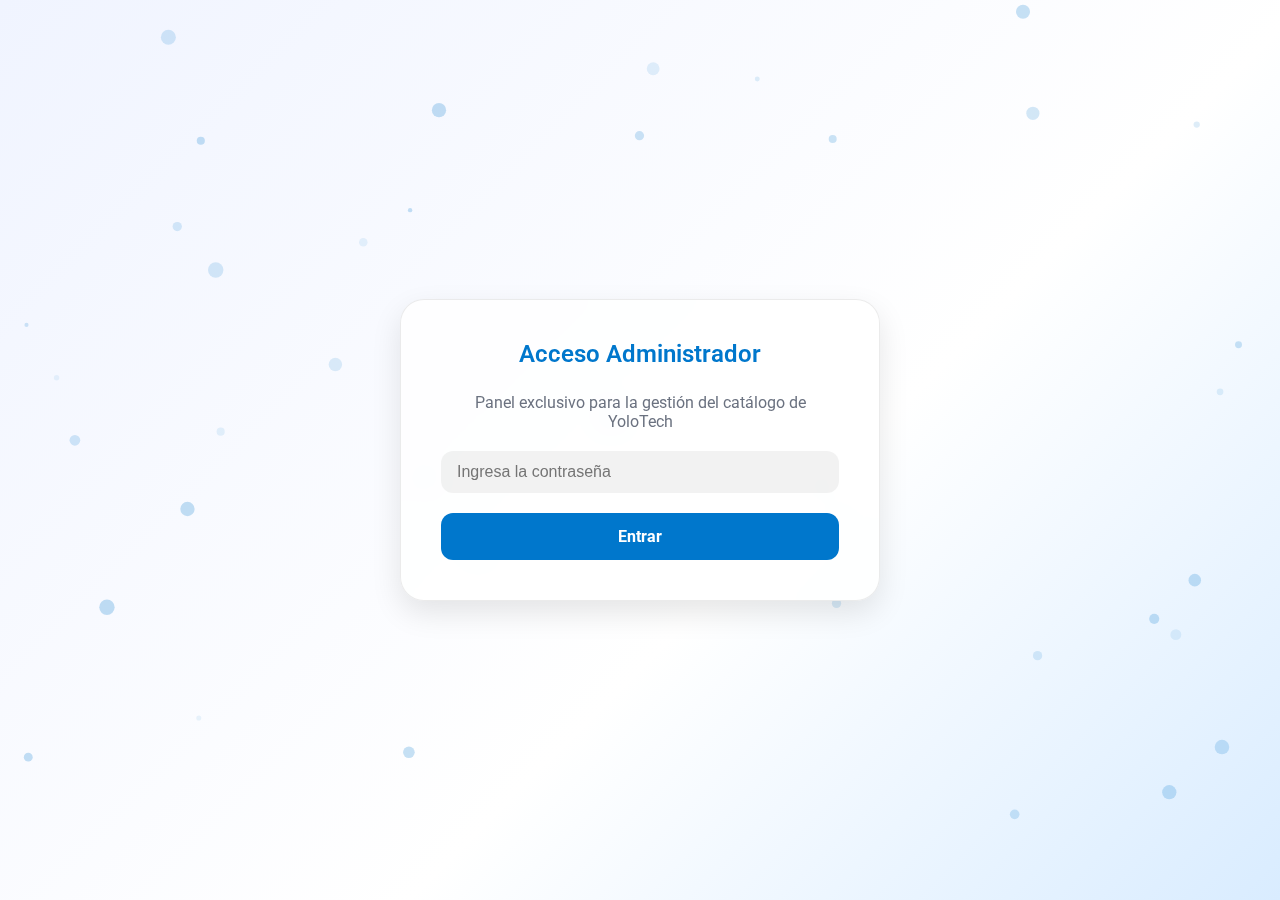
<file: Public/admin.html>
<!DOCTYPE html>
<html lang="es">
<head>
  <meta charset="UTF-8" />
  <title>Panel de Administración | HSP</title>
  <meta name="viewport" content="width=device-width, initial-scale=1.0" />
  <link rel="stylesheet"
    href="https://cdnjs.cloudflare.com/ajax/libs/font-awesome/6.5.0/css/all.min.css" />
  <link href="https://fonts.googleapis.com/css2?family=Roboto:wght@300;400;500;700&display=swap"
    rel="stylesheet" />

  <style>
    :root {
      --color-bg: #ffffff;
      --color-bg-soft: rgba(255, 255, 255, 0.8);
      --color-accent: #0077cc;
      --color-accent-soft: rgba(0, 119, 204, 0.15);
      --color-text: #1f2937;
      --color-text-soft: #6b7280;
      --color-danger: #d9534f;
      --radius-xl: 24px;
      --transition-fast: 0.2s ease-out;
      --transition-med: 0.35s ease-out;
      --shadow-soft: 0 12px 30px rgba(0, 0, 0, 0.1);
      --border-glass: 1px solid rgba(0, 0, 0, 0.08);
      --blur-level: 12px;
    }

    * {
      box-sizing: border-box;
      margin: 0;
      padding: 0;
    }

    body {
      font-family: "Roboto", sans-serif;
      min-height: 100vh;
      background: linear-gradient(135deg, #f0f4ff, #ffffff 60%, #d9ecff);
      display: flex;
      justify-content: center;
      align-items: center;
      padding: 40px;
      color: var(--color-text);
    }

    .login-box, .admin-panel {
      width: 100%;
      max-width: 480px;
      padding: 40px;
      background: var(--color-bg-soft);
      backdrop-filter: blur(var(--blur-level));
      border: var(--border-glass);
      border-radius: var(--radius-xl);
      box-shadow: var(--shadow-soft);
      display: none;
      animation: fadeIn 0.6s ease forwards;
    }

    .login-box.active, .admin-panel.active {
      display: block;
    }

    h2 {
      text-align: center;
      font-weight: 600;
      margin-bottom: 25px;
      color: var(--color-accent);
    }

    .input-group {
      margin-bottom: 20px;
    }

    input[type="password"] {
      width: 100%;
      padding: 12px 16px;
      border-radius: 12px;
      border: none;
      background: rgba(0, 0, 0, 0.05);
      color: var(--color-text);
      font-size: 16px;
    }

    .btn {
      width: 100%;
      padding: 14px;
      margin-top: 10px;
      border-radius: 12px;
      background: var(--color-accent);
      color: #fff;
      text-align: center;
      font-weight: bold;
      font-size: 16px;
      cursor: pointer;
      transition: background var(--transition-fast), transform var(--transition-fast);
    }

    .btn:hover {
      background: #06d2eb;
      transform: scale(1.03);
    }

    .admin-options {
      display: flex;
      flex-direction: column;
      gap: 18px;
      margin-top: 20px;
    }

    .inventory-access {
      margin-top: 26px;
      padding-top: 20px;
      border-top: 1px solid rgba(0, 119, 204, 0.2);
      text-align: center;
    }

    .inventory-label {
      margin-bottom: 12px;
      color: var(--color-text-soft);
      font-size: 0.95rem;
      font-weight: 500;
    }

    .inventory-btn {
      width: 100%;
      border: 1px solid rgba(0, 119, 204, 0.35);
      background: rgba(0, 119, 204, 0.08);
      color: var(--color-accent);
      border-radius: 12px;
      padding: 14px;
      font-size: 16px;
      font-weight: 700;
      cursor: pointer;
      display: inline-flex;
      align-items: center;
      justify-content: center;
      gap: 10px;
      transition: transform var(--transition-fast), background var(--transition-fast), box-shadow var(--transition-fast);
    }

    .inventory-btn:hover {
      background: rgba(0, 119, 204, 0.16);
      transform: translateY(-2px);
      box-shadow: 0 8px 18px rgba(0, 119, 204, 0.16);
    }

    .option-card {
      display: flex;
      align-items: center;
      gap: 16px;
      padding: 20px;
      border-radius: 16px;
      background: rgba(0, 0, 0, 0.05);
      cursor: pointer;
      transition: transform var(--transition-fast), background var(--transition-fast);
    }

    .option-card i {
      font-size: 28px;
      color: var(--color-accent);
    }

    .option-card:hover {
      transform: translateY(-4px);
      background: rgba(0, 0, 0, 0.1);
    }

    @keyframes fadeIn {
      from { opacity: 0; transform: translateY(20px); }
      to { opacity: 1; transform: translateY(0); }
    }
    #bgCanvas {
      position: fixed;
      top: 0;
      left: 0;
      width: 100%;
      height: 100%;
      z-index: -1;
      pointer-events: none;
      opacity: 0.35;
    }
  </style>
</head>

<body>
<canvas id="bgCanvas" style="position:fixed;top:0;left:0;width:100%;height:100%;z-index:-1;pointer-events:none;opacity:0.35;"></canvas>

  <!-- LOGIN -->
  <div class="login-box active" id="loginBox">
    <h2>Acceso Administrador</h2>
    <p style="text-align:center; color: var(--color-text-soft); margin-bottom: 20px;">
      Panel exclusivo para la gestión del catálogo de YoloTech
    </p>

    <div class="input-group">
      <input type="password" id="passwordInput" placeholder="Ingresa la contraseña" />
    </div>

    <div class="btn" onclick="login()">Entrar</div>
  </div>

  <!-- PANEL ADMIN -->
  <div class="admin-panel" id="adminPanel">
    <h2>Panel de Administración</h2>
    <p style="text-align:center; color: var(--color-text-soft); margin-bottom: 25px;">
      Selecciona una acción para gestionar el contenido del sitio
    </p>
    <div style="display:flex; justify-content:center; margin-bottom:25px;">
      <i class="fa-solid fa-screwdriver-wrench" style="font-size:45px; color:var(--color-accent);"></i>
    </div>

    <div class="admin-options">
      <div class="option-card" onclick="goTo('adminMarcas.html')">
        <i class="fa-solid fa-tags"></i>
        <span>Agregar Marca</span>
      </div>

      <div class="option-card" onclick="goTo('adminCategoria.html')">
        <i class="fa-solid fa-layer-group"></i>

        <span>Agregar Categoría</span>
      </div>

      <div class="option-card" onclick="goTo('adminProductos.html')">
        <i class="fa-solid fa-boxes-stacked"></i>
        <span>Agregar Producto</span>
      </div>
    </div>

    <div class="inventory-access">
      <p class="inventory-label">Acceso externo al Inventario</p>
      <button class="inventory-btn" onclick="openInventory()">
        <i class="fa-solid fa-warehouse"></i>
        Abrir Inventario
        <i class="fa-solid fa-up-right-from-square"></i>
      </button>
    </div>
  </div>

  <script>
    const ADMIN_PASSWORD = "HSP2025"; // <-- CAMBIA ESTA CONTRASEÑA
    const INVENTORY_URL = "inventario.html";

    function login() {
      const pass = document.getElementById("passwordInput").value;

      if (pass === ADMIN_PASSWORD) {
        document.getElementById("loginBox").classList.remove("active");
        document.getElementById("adminPanel").classList.add("active");
      } else {
        alert("Contraseña incorrecta");
      }
    }

    function goTo(page) {
      window.location.href = page;
    }

    function openInventory() {
      window.open(INVENTORY_URL, "_blank", "noopener,noreferrer");
    }
  </script>
  <script>
    // Fondo animado canvas
    const canvas = document.getElementById("bgCanvas");
    const ctx = canvas.getContext("2d");

    function resizeCanvas() {
      canvas.width = window.innerWidth;
      canvas.height = window.innerHeight;
    }
    window.addEventListener("resize", resizeCanvas);
    resizeCanvas();

    const circles = Array.from({ length: 40 }, () => ({
      x: Math.random() * canvas.width,
      y: Math.random() * canvas.height,
      r: Math.random() * 6 + 2,
      dx: (Math.random() - 0.5) * 0.6,
      dy: (Math.random() - 0.5) * 0.6,
      alpha: Math.random() * 0.5 + 0.2
    }));

    function animate() {
      ctx.clearRect(0, 0, canvas.width, canvas.height);

      circles.forEach(c => {
        ctx.beginPath();
        ctx.arc(c.x, c.y, c.r, 0, Math.PI * 2);
        ctx.fillStyle = `rgba(0, 119, 204, ${c.alpha})`;
        ctx.fill();

        c.x += c.dx;
        c.y += c.dy;

        if (c.x < 0 || c.x > canvas.width) c.dx *= -1;
        if (c.y < 0 || c.y > canvas.height) c.dy *= -1;
      });

      requestAnimationFrame(animate);
    }

    animate();
  </script>
</body>
</html>
</file>
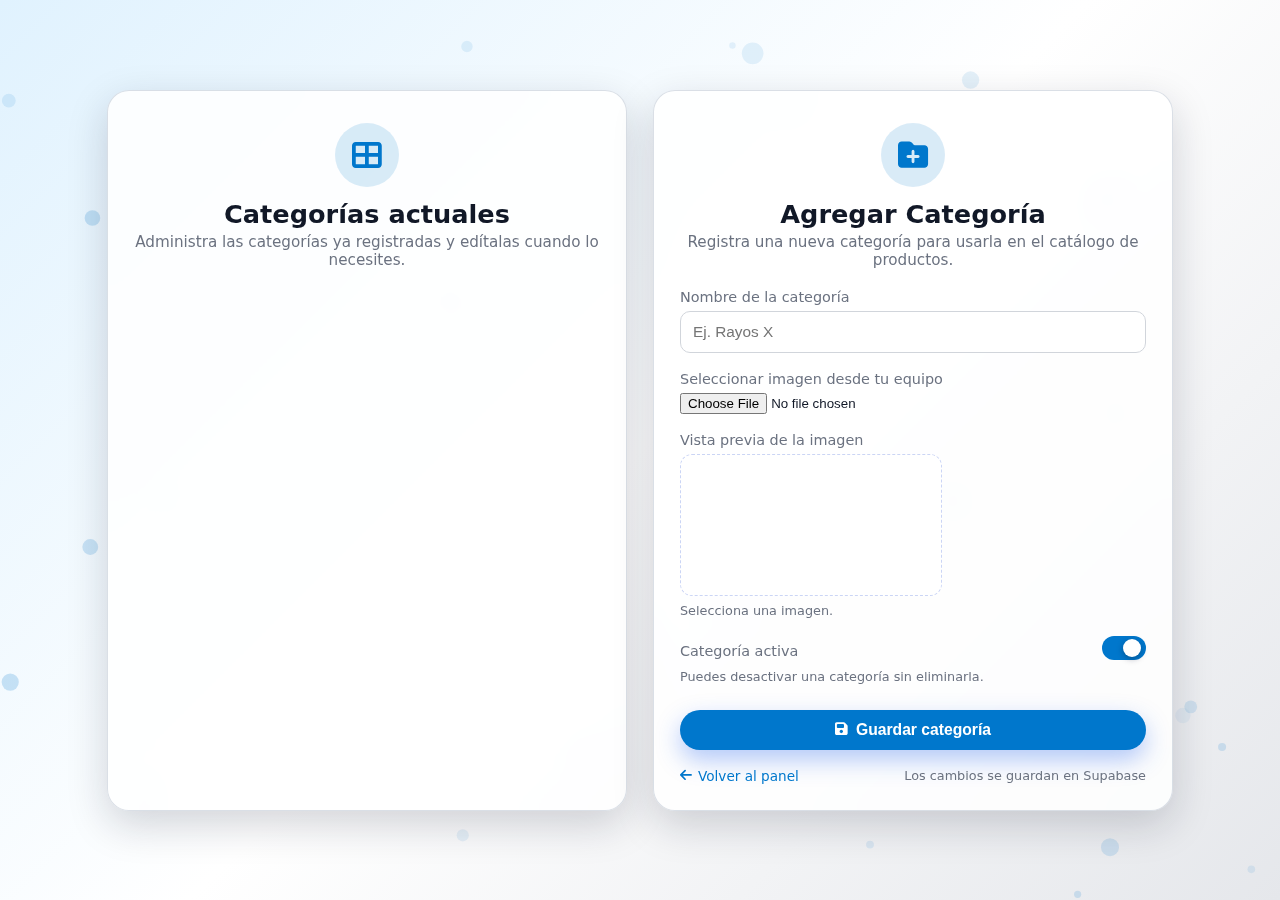
<file: Public/adminCategoria.html>
<!DOCTYPE html>
<html lang="es">
<head>
  <meta charset="UTF-8" />
  <title>Agregar Categoría - Administrador</title>
  <meta name="viewport" content="width=device-width, initial-scale=1.0" />

  <!-- Iconos -->
  <link
    rel="stylesheet"
    href="https://cdnjs.cloudflare.com/ajax/libs/font-awesome/6.5.0/css/all.min.css"
    crossorigin="anonymous"
    referrerpolicy="no-referrer"
  />

  <style>
    :root {
      --accent: #0077cc;
      --accent-soft: rgba(0, 119, 204, 0.15);
      --bg-light: #f4f6fb;
      --card-bg: rgba(255, 255, 255, 0.86);
      --text-main: #111827;
      --text-soft: #6b7280;
      --radius-xl: 22px;
      --shadow-soft: 0 14px 40px rgba(15, 23, 42, 0.18);
    }

    * {
      box-sizing: border-box;
      margin: 0;
      padding: 0;
    }

    body {
      margin: 0;
      padding: 40px 16px;
      min-height: 100vh;
      font-family: system-ui, -apple-system, BlinkMacSystemFont, "Segoe UI", sans-serif;
      background: linear-gradient(135deg, #e0f2fe, #ffffff 50%, #e5e7eb);
      display: flex;
      justify-content: center;
      align-items: center;
      position: relative;
      color: var(--text-main);
      overflow-x: hidden;
    }

    .admin-layout {
      width: 100%;
      max-width: 1120px;
      display: flex;
      gap: 26px;
      align-items: stretch;
      justify-content: center;
    }

    .card.card-list {
      max-width: 520px;
      flex: 1 1 0;
    }

    .card.card-form {
      max-width: 520px;
      flex: 1 1 0;
    }

    .categorias-list {
      margin-top: 6px;
      max-height: 480px;
      overflow-y: auto;
      padding-right: 4px;
    }

    .categoria-row {
      display: flex;
      align-items: center;
      justify-content: space-between;
      padding: 9px 10px;
      border-radius: 14px;
      background: rgba(255, 255, 255, 0.7);
      border: 1px solid rgba(209, 213, 219, 0.7);
      margin-bottom: 8px;
      transition: transform 0.12s ease, box-shadow 0.12s ease, background 0.12s ease;
    }

    .categoria-row:hover {
      transform: translateY(-1px);
      box-shadow: 0 10px 22px rgba(15, 23, 42, 0.15);
      background: #ffffff;
    }

    .categoria-main {
      display: flex;
      align-items: center;
      gap: 10px;
      min-width: 0;
    }

    .categoria-thumb {
      width: 40px;
      height: 40px;
      border-radius: 999px;
      overflow: hidden;
      background: #e5e7eb;
      display: flex;
      align-items: center;
      justify-content: center;
      font-weight: 600;
      font-size: 0.9rem;
      color: #4b5563;
    }

    .categoria-thumb img {
      width: 100%;
      height: 100%;
      object-fit: contain;
      background: white;
    }

    .categoria-name {
      font-size: 0.94rem;
      font-weight: 600;
      color: var(--text-main);
      white-space: nowrap;
      text-overflow: ellipsis;
      overflow: hidden;
    }

    .categoria-badge {
      font-size: 0.74rem;
      padding: 2px 7px;
      border-radius: 999px;
      background: #ecfdf3;
      color: #15803d;
      margin-left: 6px;
      white-space: nowrap;
    }

    .categoria-badge.inactive {
      background: #fee2e2;
      color: #b91c1c;
    }

    .switch-field {
      display: flex;
      align-items: center;
      justify-content: space-between;
      gap: 10px;
      margin-top: 6px;
    }

    .switch-label {
      font-size: 0.9rem;
      color: var(--text-soft);
    }

    .switch {
      position: relative;
      display: inline-block;
      width: 44px;
      height: 24px;
    }

    .switch input {
      opacity: 0;
      width: 0;
      height: 0;
    }

    .slider {
      position: absolute;
      cursor: pointer;
      top: 0;
      left: 0;
      right: 0;
      bottom: 0;
      background-color: #d1d5db;
      transition: 0.2s;
      border-radius: 999px;
    }

    .slider:before {
      position: absolute;
      content: "";
      height: 18px;
      width: 18px;
      left: 3px;
      bottom: 3px;
      background-color: white;
      transition: 0.2s;
      border-radius: 50%;
      box-shadow: 0 2px 6px rgba(15, 23, 42, 0.35);
    }

    .switch input:checked + .slider {
      background-color: var(--accent);
    }

    .switch input:checked + .slider:before {
      transform: translateX(18px);
    }

    .btn-secondary {
      border-radius: 999px;
      border: 1px solid #d1d5db;
      background: white;
      padding: 7px 12px;
      cursor: pointer;
      display: inline-flex;
      align-items: center;
      gap: 6px;
      font-size: 0.82rem;
      font-weight: 500;
      color: #374151;
      transition: background 0.15s ease, transform 0.1s ease, box-shadow 0.15s ease, border-color 0.15s ease;
    }

    .btn-secondary i {
      font-size: 0.78rem;
    }

    .btn-secondary:hover {
      background: #eff6ff;
      border-color: #93c5fd;
      box-shadow: 0 8px 18px rgba(59, 130, 246, 0.25);
      transform: translateY(-1px);
    }

    .btn-secondary:active {
      transform: translateY(0);
      box-shadow: 0 4px 10px rgba(59, 130, 246, 0.2);
    }

    .card-form-editing h1::after {
      content: " (edición)";
      font-size: 0.78rem;
      font-weight: 500;
      color: var(--accent);
    }

    /* Canvas de fondo */
    #bgCanvas {
      position: fixed;
      top: 0;
      left: 0;
      width: 100%;
      height: 100%;
      z-index: -1;
      pointer-events: none;
      opacity: 0.35;
    }

    .card {
      width: 100%;
      max-width: 520px;
      background: var(--card-bg);
      border-radius: var(--radius-xl);
      box-shadow: var(--shadow-soft);
      padding: 32px 26px 26px;
      backdrop-filter: blur(14px);
      border: 1px solid rgba(148, 163, 184, 0.35);
      animation: fadeIn 0.7s ease;
    }

    @keyframes fadeIn {
      from { opacity: 0; transform: translateY(18px); }
      to { opacity: 1; transform: translateY(0); }
    }

    .card-header {
      text-align: center;
      margin-bottom: 20px;
    }

    .card-header-icon {
      width: 64px;
      height: 64px;
      border-radius: 999px;
      display: inline-flex;
      align-items: center;
      justify-content: center;
      background: var(--accent-soft);
      margin-bottom: 12px;
    }

    .card-header-icon i {
      font-size: 30px;
      color: var(--accent);
    }

    h1 {
      font-size: 1.6rem;
      margin-bottom: 4px;
      color: var(--text-main);
    }

    .subtitle {
      font-size: 0.95rem;
      color: var(--text-soft);
    }

    form {
      margin-top: 10px;
    }

    .field {
      margin-bottom: 18px;
    }

    label {
      display: block;
      font-size: 0.9rem;
      margin-bottom: 6px;
      color: var(--text-soft);
    }

    input[type="text"] {
      width: 100%;
      padding: 11px 12px;
      border-radius: 10px;
      border: 1px solid #d1d5db;
      font-size: 0.96rem;
      outline: none;
      transition: border-color 0.2s ease, box-shadow 0.2s ease, transform 0.1s ease;
      background: rgba(255, 255, 255, 0.9);
    }

    input[type="text"]:focus {
      border-color: var(--accent);
      box-shadow: 0 0 0 1px var(--accent-soft);
      transform: translateY(-1px);
    }

    .hint {
      font-size: 0.8rem;
      color: var(--text-soft);
      margin-top: 3px;
    }

    .btn-primary {
      width: 100%;
      margin-top: 8px;
      padding: 11px 14px;
      border-radius: 999px;
      border: none;
      background: var(--accent);
      color: #fff;
      font-weight: 600;
      font-size: 0.98rem;
      cursor: pointer;
      display: inline-flex;
      align-items: center;
      justify-content: center;
      gap: 8px;
      box-shadow: 0 10px 24px rgba(37, 99, 235, 0.35);
      transition: transform 0.15s ease, box-shadow 0.15s ease, background 0.15s ease;
    }

    .btn-primary i {
      font-size: 0.9rem;
    }

    .btn-primary:hover {
      background: #005fa3;
      transform: translateY(-1px);
      box-shadow: 0 14px 30px rgba(37, 99, 235, 0.45);
    }

    .btn-primary:active {
      transform: translateY(0);
      box-shadow: 0 8px 18px rgba(37, 99, 235, 0.3);
    }

    #cancelEditBtn {
      width: 100%;
      margin-top: 8px;
      padding: 10px 14px;
      border-radius: 999px;
      border: 1px solid #e5e7eb;
      background: rgba(255, 255, 255, 0.95);
      color: #374151;
      font-weight: 500;
      font-size: 0.9rem;
      cursor: pointer;
      display: none;
      align-items: center;
      justify-content: center;
      gap: 6px;
      transition: background 0.15s ease, transform 0.1s ease, box-shadow 0.15s ease;
    }

    #cancelEditBtn i {
      font-size: 0.9rem;
    }

    #cancelEditBtn:hover {
      background: #f3f4f6;
      box-shadow: 0 8px 18px rgba(15, 23, 42, 0.15);
      transform: translateY(-1px);
    }

    #cancelEditBtn:active {
      transform: translateY(0);
      box-shadow: 0 4px 10px rgba(15, 23, 42, 0.15);
    }

    .card-form-editing #cancelEditBtn {
      display: flex;
    }

    /* Loading overlay styles */
    .loading-overlay {
      position: absolute;
      inset: 0;
      border-radius: var(--radius-xl);
      background: rgba(255, 255, 255, 0.7);
      display: none;
      align-items: center;
      justify-content: center;
      z-index: 5;
      backdrop-filter: blur(2px);
    }

    .card-form.loading .loading-overlay {
      display: flex;
    }

    .loading-spinner {
      width: 32px;
      height: 32px;
      border-radius: 999px;
      border: 3px solid rgba(37, 99, 235, 0.2);
      border-top-color: var(--accent);
      animation: spin 0.7s linear infinite;
    }

    .loading-text {
      margin-top: 8px;
      font-size: 0.85rem;
      color: var(--text-soft);
      text-align: center;
    }

    @keyframes spin {
      from { transform: rotate(0deg); }
      to { transform: rotate(360deg); }
    }

    .footer-links {
      margin-top: 18px;
      display: flex;
      justify-content: space-between;
      align-items: center;
      font-size: 0.85rem;
    }

    .footer-links a {
      color: var(--accent);
      text-decoration: none;
      display: inline-flex;
      align-items: center;
      gap: 6px;
    }

    .footer-links a:hover {
      text-decoration: underline;
    }

    .status-text {
      font-size: 0.8rem;
      color: var(--text-soft);
    }

    @media (max-width: 900px) {
      .admin-layout {
        flex-direction: column;
        max-width: 640px;
      }

      .card.card-list,
      .card.card-form {
        max-width: 100%;
      }
    }

    @media (max-width: 600px) {
      body {
        padding: 24px 12px;
      }

      .card {
        padding: 24px 18px 20px;
      }

      h1 {
        font-size: 1.4rem;
      }
    }
  </style>
</head>

<body>
  <!-- Fondo animado -->
  <canvas id="bgCanvas" style="position:fixed;top:0;left:0;width:100%;height:100%;z-index:-1;pointer-events:none;opacity:0.35;"></canvas>

  <div class="admin-layout">
    <!-- LISTA DE CATEGORÍAS -->
    <div class="card card-list">
      <div class="card-header">
        <div class="card-header-icon">
          <i class="fa-solid fa-table-cells-large"></i>
        </div>
        <h1>Categorías actuales</h1>
        <p class="subtitle">Administra las categorías ya registradas y edítalas cuando lo necesites.</p>
      </div>
      <div id="categoriasList" class="categorias-list"></div>
    </div>

    <!-- FORMULARIO -->
    <div class="card card-form">
      <div class="loading-overlay">
        <div style="display:flex;flex-direction:column;align-items:center;gap:6px;">
          <div class="loading-spinner"></div>
          <div class="loading-text">Guardando cambios...</div>
        </div>
      </div>
      <div class="card-header">
        <div class="card-header-icon">
          <i class="fa-solid fa-folder-plus"></i>
        </div>
        <h1>Agregar Categoría</h1>
        <p class="subtitle">Registra una nueva categoría para usarla en el catálogo de productos.</p>
      </div>

      <form id="formCategoria">
        <div class="field">
          <label for="nombre">Nombre de la categoría</label>
          <input type="text" id="nombre" placeholder="Ej. Rayos X" required />
        </div>

        <div class="field">
          <label for="imagen">Seleccionar imagen desde tu equipo</label>
          <input type="file" id="imagen" accept="image/*" />
        </div>

        <div class="field">
          <label>Vista previa de la imagen</label>
          <canvas id="previewCanvas" width="260" height="140" style="border-radius: 12px; border: 1px dashed #cbd5f5; background: rgba(255,255,255,0.9);"></canvas>
          <p class="hint">Selecciona una imagen.</p>
        </div>

        <div class="field">
          <div class="switch-field">
            <span class="switch-label">Categoría activa</span>
            <label class="switch">
              <input type="checkbox" id="activaSwitch" checked />
              <span class="slider"></span>
            </label>
          </div>
          <p class="hint">Puedes desactivar una categoría sin eliminarla.</p>
        </div>

        <button type="submit" class="btn-primary">
          <i class="fa-solid fa-floppy-disk"></i>
          Guardar categoría
        </button>
        <button type="button" id="cancelEditBtn">
          <i class="fa-solid fa-xmark"></i>
          Cancelar edición
        </button>
      </form>

      <div class="footer-links">
        <a href="admin.html">
          <i class="fa-solid fa-arrow-left"></i>
          Volver al panel
        </a>
        <span class="status-text">Los cambios se guardan en Supabase</span>
      </div>
    </div>
  </div>

  <!-- Fondo canvas animado -->
<script>
    // Fondo Canvas animado (similar al admin principal)
    const bgCanvas = document.getElementById("bgCanvas");
    const bgCtx = bgCanvas.getContext("2d");

    function resizeCanvas() {
      bgCanvas.width = window.innerWidth;
      bgCanvas.height = window.innerHeight;
    }

    window.addEventListener("resize", resizeCanvas);
    resizeCanvas();

    const circles = Array.from({ length: 40 }, () => ({
      x: Math.random() * bgCanvas.width,
      y: Math.random() * bgCanvas.height,
      r: Math.random() * 8 + 3,
      dx: (Math.random() - 0.5) * 0.4,
      dy: (Math.random() - 0.5) * 0.4,
      alpha: Math.random() * 0.45 + 0.15,
    }));

    function animateBg() {
      bgCtx.clearRect(0, 0, bgCanvas.width, bgCanvas.height);

      circles.forEach((c) => {
        bgCtx.beginPath();
        bgCtx.arc(c.x, c.y, c.r, 0, Math.PI * 2);
        bgCtx.fillStyle = `rgba(0, 119, 204, ${c.alpha})`;
        bgCtx.fill();

        c.x += c.dx;
        c.y += c.dy;

        if (c.x < 0 || c.x > bgCanvas.width) c.dx *= -1;
        if (c.y < 0 || c.y > bgCanvas.height) c.dy *= -1;
      });

      requestAnimationFrame(animateBg);
    }

    animateBg();
  </script>

  <!-- LÓGICA SUPABASE + IMGBB -->
  <script type="module">
    import { createClient } from "https://esm.sh/@supabase/supabase-js@2";

    const SUPABASE_URL = "https://zgjzensxrftkwnojvjqw.supabase.co";
    const SUPABASE_ANON_KEY =
      "eyJhbGciOiJIUzI1NiIsInR5cCI6IkpXVCJ9.eyJpc3MiOiJzdXBhYmFzZSIsInJlZiI6InpnanplbnN4cmZ0a3dub2p2anF3Iiwicm9sZSI6ImFub24iLCJpYXQiOjE3NjQ5OTIwNjgsImV4cCI6MjA4MDU2ODA2OH0.vPJBa0xwr90bYxbNr2jw9ZodJMglKdYUaGjQrnfzeTg";

    const IMGBB_API_KEY = "18d7825e6b190dcaac01e42053affc61";

    const supabase = createClient(SUPABASE_URL, SUPABASE_ANON_KEY);

    const form = document.getElementById("formCategoria");
    const fileInput = document.getElementById("imagen");
    const previewCanvas = document.getElementById("previewCanvas");
    const previewCtx = previewCanvas.getContext("2d");

    const listContainer = document.getElementById("categoriasList");
    const cardForm = document.querySelector(".card-form");
    const titleEl = cardForm.querySelector("h1");
    const subtitleEl = cardForm.querySelector(".subtitle");
    const submitBtn = cardForm.querySelector(".btn-primary");
    const activaSwitch = document.getElementById("activaSwitch");
    const cancelEditBtn = document.getElementById("cancelEditBtn");
    const loadingOverlay = cardForm.querySelector(".loading-overlay");

    let currentEditId = null;
    let currentEditImageUrl = null;

    /* -------- PREVIEW DE LA IMAGEN -------- */
    fileInput.addEventListener("change", () => {
      const file = fileInput.files[0];
      if (!file) {
        previewCtx.clearRect(0, 0, previewCanvas.width, previewCanvas.height);
        return;
      }

      const reader = new FileReader();
      reader.onload = (e) => {
        const img = new Image();
        img.onload = () => {
          previewCtx.clearRect(0, 0, previewCanvas.width, previewCanvas.height);
          const scale = Math.min(
            previewCanvas.width / img.width,
            previewCanvas.height / img.height
          );
          const drawWidth = img.width * scale;
          const drawHeight = img.height * scale;
          const offsetX = (previewCanvas.width - drawWidth) / 2;
          const offsetY = (previewCanvas.height - drawHeight) / 2;
          previewCtx.drawImage(img, offsetX, offsetY, drawWidth, drawHeight);
        };
        img.src = e.target.result;
      };
      reader.readAsDataURL(file);
    });

    /* -------- FILE → BASE64 -------- */
    function fileToBase64(file) {
      return new Promise((resolve, reject) => {
        const reader = new FileReader();
        reader.onload = () => {
          const base64 = reader.result.split(",")[1];
          resolve(base64);
        };
        reader.onerror = reject;
        reader.readAsDataURL(file);
      });
    }

    /* -------- SUBIR A IMGBB -------- */
    async function uploadToImgbb(file) {
      const base64Image = await fileToBase64(file);
      const formData = new FormData();
      formData.append("image", base64Image);

      const res = await fetch(`https://api.imgbb.com/1/upload?key=${IMGBB_API_KEY}`, {
        method: "POST",
        body: formData,
      });

      const data = await res.json();

      if (!data.success) throw new Error("Error subiendo imagen a imgBB");

      return data.data.url;
    }

    /* -------- OBTENER SIGUIENTE ID -------- */
    async function getNextId() {
      const { data, error } = await supabase
        .from("categorias")
        .select("id")
        .order("id", { ascending: false })
        .limit(1);

      if (error) {
        console.error(error);
        throw new Error("No se pudo obtener el último ID");
      }

      if (!data || data.length === 0) return 1;

      return data[0].id + 1;
    }

    /* -------- CARGAR CATEGORÍAS -------- */
    async function loadCategorias() {
      if (!listContainer) return;

      const { data, error } = await supabase
        .from("categorias")
        .select("id, nombre, imagen, activa")
        .order("nombre", { ascending: true });

      if (error) {
        console.error("Error cargando categorías:", error);
        return;
      }

      listContainer.innerHTML = "";

      data.forEach((cat) => {
        const row = document.createElement("div");
        row.className = "categoria-row";

        const main = document.createElement("div");
        main.className = "categoria-main";

        const thumb = document.createElement("div");
        thumb.className = "categoria-thumb";

        if (cat.imagen && (cat.imagen.startsWith("http://") || cat.imagen.startsWith("https://"))) {
          const img = document.createElement("img");
          img.src = cat.imagen;
          img.alt = cat.nombre;
          thumb.appendChild(img);
        } else {
          thumb.textContent = (cat.nombre || "?").charAt(0).toUpperCase();
        }

        const nameWrap = document.createElement("div");
        const nameEl = document.createElement("div");
        nameEl.className = "categoria-name";
        nameEl.textContent = cat.nombre;
        nameWrap.appendChild(nameEl);

        if (cat.activa === true) {
          const badge = document.createElement("span");
          badge.className = "categoria-badge";
          badge.textContent = "Activa";
          nameWrap.appendChild(badge);
        } else if (cat.activa === false) {
          const badge = document.createElement("span");
          badge.className = "categoria-badge inactive";
          badge.textContent = "Inactiva";
          nameWrap.appendChild(badge);
        }

        main.appendChild(thumb);
        main.appendChild(nameWrap);

        const editBtn = document.createElement("button");
        editBtn.type = "button";
        editBtn.className = "btn-secondary";
        editBtn.innerHTML = '<i class="fa-solid fa-pen"></i><span>Editar</span>';
        editBtn.addEventListener("click", () => startEditCategoria(cat));

        row.appendChild(main);
        row.appendChild(editBtn);

        listContainer.appendChild(row);
      });
    }

    function setLoading(isLoading) {
      if (!cardForm || !submitBtn) return;
      if (isLoading) {
        cardForm.classList.add("loading");
        submitBtn.disabled = true;
        cancelEditBtn.disabled = true;
        submitBtn.style.opacity = "0.7";
      } else {
        cardForm.classList.remove("loading");
        submitBtn.disabled = false;
        cancelEditBtn.disabled = false;
        submitBtn.style.opacity = "1";
      }
    }

    function resetFormState() {
      currentEditId = null;
      currentEditImageUrl = null;
      if (activaSwitch) {
        activaSwitch.checked = true;
      }
      cardForm.classList.remove("card-form-editing");
      titleEl.textContent = "Agregar Categoría";
      subtitleEl.textContent = "Registra una nueva categoría para usarla en el catálogo de productos.";
      submitBtn.innerHTML = '<i class="fa-solid fa-floppy-disk"></i>\n          Guardar categoría';
      form.reset();
      previewCtx.clearRect(0, 0, previewCanvas.width, previewCanvas.height);
      setLoading(false);
    }

    function startEditCategoria(cat) {
      currentEditId = cat.id;
      currentEditImageUrl = cat.imagen || null;
      if (activaSwitch) {
        activaSwitch.checked = cat.activa !== false;
      }
      cardForm.classList.add("card-form-editing");
      titleEl.textContent = "Editar Categoría";
      subtitleEl.textContent = "Actualiza el nombre o la imagen de una categoría existente.";
      submitBtn.innerHTML = '<i class="fa-solid fa-floppy-disk"></i>\n          Guardar cambios';

      document.getElementById("nombre").value = cat.nombre || "";

      previewCtx.clearRect(0, 0, previewCanvas.width, previewCanvas.height);
      if (cat.imagen && (cat.imagen.startsWith("http://") || cat.imagen.startsWith("https://"))) {
        const img = new Image();
        img.onload = () => {
          const scale = Math.min(
            previewCanvas.width / img.width,
            previewCanvas.height / img.height
          );
          const drawWidth = img.width * scale;
          const drawHeight = img.height * scale;
          const offsetX = (previewCanvas.width - drawWidth) / 2;
          const offsetY = (previewCanvas.height - drawHeight) / 2;
          previewCtx.drawImage(img, offsetX, offsetY, drawWidth, drawHeight);
        };
        img.src = cat.imagen;
      }

      cardForm.scrollIntoView({ behavior: "smooth", block: "start" });
    }

    if (cancelEditBtn) {
      cancelEditBtn.addEventListener("click", () => {
        resetFormState();
      });
    }

    /* -------- SUBMIT FORM -------- */
    form.addEventListener("submit", async (e) => {
      e.preventDefault();

      const nombre = document.getElementById("nombre").value.trim();
      const file = fileInput.files[0];

      if (!nombre) {
        alert("Escribe el nombre de la categoría.");
        return;
      }

      if (!currentEditId && !file) {
        alert("Selecciona una imagen para la nueva categoría.");
        return;
      }

      try {
        setLoading(true);
        let imageUrl = currentEditImageUrl || null;
        const activa = activaSwitch ? !!activaSwitch.checked : true;

        if (file) {
          imageUrl = await uploadToImgbb(file);
        }

        if (currentEditId) {
          const { error } = await supabase
            .from("categorias")
            .update({
              nombre,
              imagen: imageUrl,
              activa,
            })
            .eq("id", currentEditId);

          if (error) {
            console.error("Error al actualizar categoría:", error);
            alert("Ocurrió un error al actualizar la categoría.");
            return;
          }

          alert("Categoría actualizada correctamente ✔️");
        } else {
          const newId = await getNextId();

          const { error } = await supabase.from("categorias").insert([
            {
              id: newId,
              nombre,
              imagen: imageUrl,
              activa,
            },
          ]);

          if (error) {
            console.error("Error al insertar categoría:", error);
            alert("Ocurrió un error al guardar en la base de datos.");
            return;
          }

          alert("Categoría guardada correctamente 🎉");
        }

        await loadCategorias();
        resetFormState();
      } catch (err) {
        console.error(err);
        alert("Ocurrió un error. Consulta la consola.");
      } finally {
        setLoading(false);
      }
    });

    // Inicializar
    loadCategorias();
    resetFormState();
  </script>
</body>
</html>
</file>
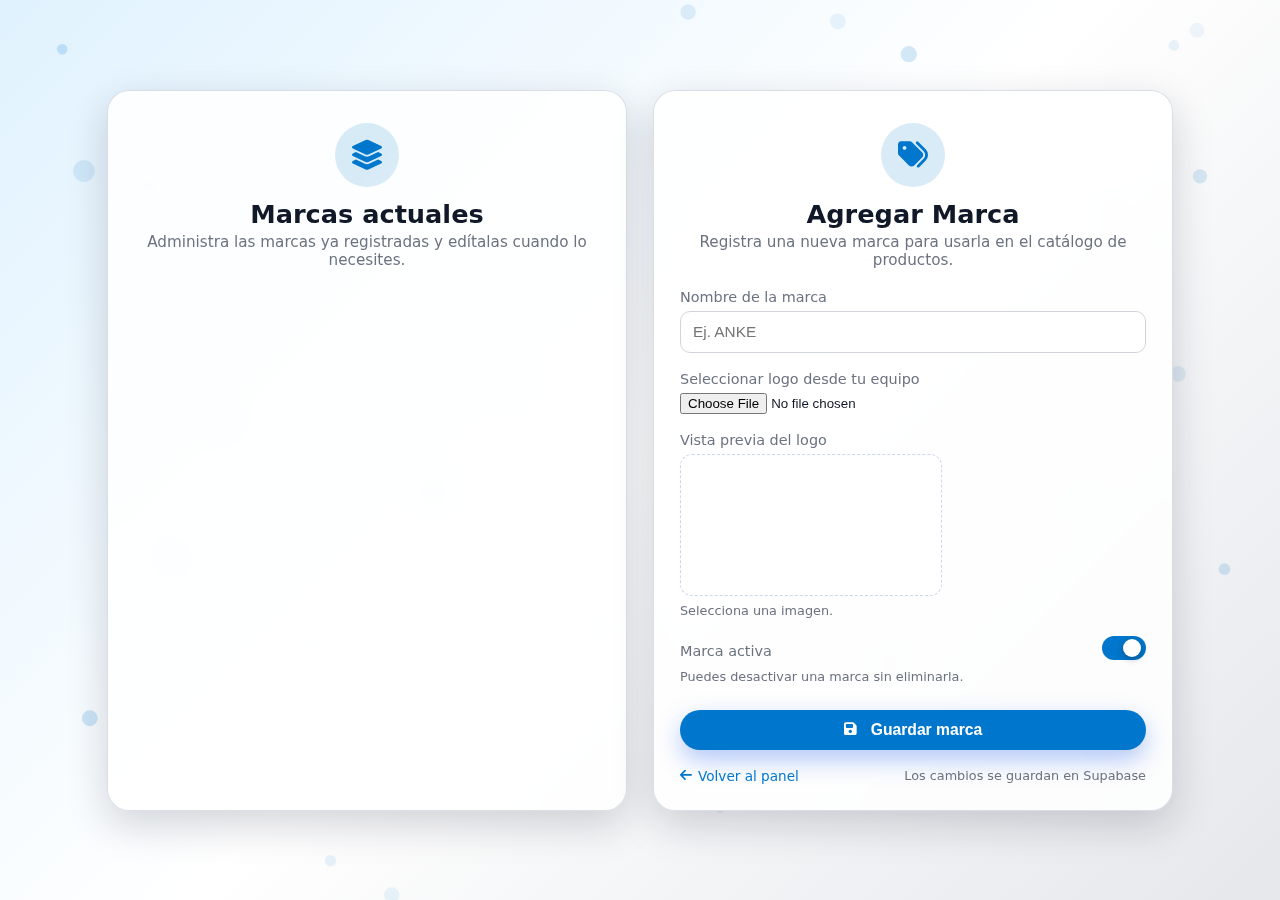
<file: Public/adminMarcas.html>
<!DOCTYPE html>
<html lang="es">
<head>
  <meta charset="UTF-8" />
  <title>Agregar Marca - Administrador</title>
  <meta name="viewport" content="width=device-width, initial-scale=1.0" />

  <!-- Iconos -->
  <link
    rel="stylesheet"
    href="https://cdnjs.cloudflare.com/ajax/libs/font-awesome/6.5.0/css/all.min.css"
    crossorigin="anonymous"
    referrerpolicy="no-referrer"
  />

  <style>
    :root {
      --accent: #0077cc;
      --accent-soft: rgba(0, 119, 204, 0.15);
      --bg-light: #f4f6fb;
      --card-bg: rgba(255, 255, 255, 0.86);
      --text-main: #111827;
      --text-soft: #6b7280;
      --radius-xl: 22px;
      --shadow-soft: 0 14px 40px rgba(15, 23, 42, 0.18);
    }

    * {
      box-sizing: border-box;
      margin: 0;
      padding: 0;
    }

    body {
      margin: 0;
      padding: 40px 16px;
      min-height: 100vh;
      font-family: system-ui, -apple-system, BlinkMacSystemFont, "Segoe UI", sans-serif;
      background: linear-gradient(135deg, #e0f2fe, #ffffff 50%, #e5e7eb);
      display: flex;
      justify-content: center;
      align-items: center;
      position: relative;
      color: var(--text-main);
      overflow-x: hidden;
    }

    .admin-layout {
      width: 100%;
      max-width: 1120px;
      display: flex;
      gap: 26px;
      align-items: stretch;
      justify-content: center;
    }

    .card.card-list {
      max-width: 520px;
      flex: 1 1 0;
    }

    .card.card-form {
      max-width: 520px;
      flex: 1 1 0;
    }

    .marcas-list {
      margin-top: 6px;
      max-height: 480px;
      overflow-y: auto;
      padding-right: 4px;
    }

    .marca-row {
      display: flex;
      align-items: center;
      justify-content: space-between;
      padding: 9px 10px;
      border-radius: 14px;
      background: rgba(255, 255, 255, 0.7);
      border: 1px solid rgba(209, 213, 219, 0.7);
      margin-bottom: 8px;
      transition: transform 0.12s ease, box-shadow 0.12s ease, background 0.12s ease;
    }

    .marca-row:hover {
      transform: translateY(-1px);
      box-shadow: 0 10px 22px rgba(15, 23, 42, 0.15);
      background: #ffffff;
    }

    .marca-main {
      display: flex;
      align-items: center;
      gap: 10px;
      min-width: 0;
    }

    .marca-thumb {
      width: 40px;
      height: 40px;
      border-radius: 999px;
      overflow: hidden;
      background: #e5e7eb;
      display: flex;
      align-items: center;
      justify-content: center;
      font-weight: 600;
      font-size: 0.9rem;
      color: #4b5563;
    }

    .marca-thumb img {
      width: 100%;
      height: 100%;
      object-fit: contain;
      background: white;
    }

    .marca-name {
      font-size: 0.94rem;
      font-weight: 600;
      color: var(--text-main);
      white-space: nowrap;
      text-overflow: ellipsis;
      overflow: hidden;
    }

    .marca-badge {
      font-size: 0.74rem;
      padding: 2px 7px;
      border-radius: 999px;
      background: #ecfdf3;
      color: #15803d;
      margin-left: 6px;
      white-space: nowrap;
    }

    .marca-badge.inactive {
      background: #fee2e2;
      color: #b91c1c;
    }

    .switch-field {
      display: flex;
      align-items: center;
      justify-content: space-between;
      gap: 10px;
      margin-top: 6px;
    }

    .switch-label {
      font-size: 0.9rem;
      color: var(--text-soft);
    }

    .switch {
      position: relative;
      display: inline-block;
      width: 44px;
      height: 24px;
    }

    .switch input {
      opacity: 0;
      width: 0;
      height: 0;
    }

    .slider {
      position: absolute;
      cursor: pointer;
      top: 0;
      left: 0;
      right: 0;
      bottom: 0;
      background-color: #d1d5db;
      transition: 0.2s;
      border-radius: 999px;
    }

    .slider:before {
      position: absolute;
      content: "";
      height: 18px;
      width: 18px;
      left: 3px;
      bottom: 3px;
      background-color: white;
      transition: 0.2s;
      border-radius: 50%;
      box-shadow: 0 2px 6px rgba(15, 23, 42, 0.35);
    }

    .switch input:checked + .slider {
      background-color: var(--accent);
    }

    .switch input:checked + .slider:before {
      transform: translateX(18px);
    }

    .btn-secondary {
      border-radius: 999px;
      border: 1px solid #d1d5db;
      background: white;
      padding: 7px 12px;
      cursor: pointer;
      display: inline-flex;
      align-items: center;
      gap: 6px;
      font-size: 0.82rem;
      font-weight: 500;
      color: #374151;
      transition: background 0.15s ease, transform 0.1s ease, box-shadow 0.15s ease, border-color 0.15s ease;
    }

    .btn-secondary i {
      font-size: 0.78rem;
    }

    .btn-secondary:hover {
      background: #eff6ff;
      border-color: #93c5fd;
      box-shadow: 0 8px 18px rgba(59, 130, 246, 0.25);
      transform: translateY(-1px);
    }

    .btn-secondary:active {
      transform: translateY(0);
      box-shadow: 0 4px 10px rgba(59, 130, 246, 0.2);
    }

    .card-form-editing h1::after {
      content: " (edición)";
      font-size: 0.78rem;
      font-weight: 500;
      color: var(--accent);
    }

    /* Canvas de fondo */
    #bgCanvas {
      position: fixed;
      top: 0;
      left: 0;
      width: 100%;
      height: 100%;
      z-index: -1;
      opacity: 0.3;
    }

    .card {
      width: 100%;
      max-width: 520px;
      background: var(--card-bg);
      border-radius: var(--radius-xl);
      box-shadow: var(--shadow-soft);
      padding: 32px 26px 26px;
      backdrop-filter: blur(14px);
      border: 1px solid rgba(148, 163, 184, 0.35);
      animation: fadeIn 0.7s ease;
    }

    @keyframes fadeIn {
      from { opacity: 0; transform: translateY(18px); }
      to { opacity: 1; transform: translateY(0); }
    }

    .card-header {
      text-align: center;
      margin-bottom: 20px;
    }

    .card-header-icon {
      width: 64px;
      height: 64px;
      border-radius: 999px;
      display: inline-flex;
      align-items: center;
      justify-content: center;
      background: var(--accent-soft);
      margin-bottom: 12px;
    }

    .card-header-icon i {
      font-size: 30px;
      color: var(--accent);
    }

    h1 {
      font-size: 1.6rem;
      margin-bottom: 4px;
      color: var(--text-main);
    }

    .subtitle {
      font-size: 0.95rem;
      color: var(--text-soft);
    }

    form {
      margin-top: 10px;
    }

    .field {
      margin-bottom: 18px;
    }

    label {
      display: block;
      font-size: 0.9rem;
      margin-bottom: 6px;
      color: var(--text-soft);
    }

    input[type="text"] {
      width: 100%;
      padding: 11px 12px;
      border-radius: 10px;
      border: 1px solid #d1d5db;
      font-size: 0.96rem;
      outline: none;
      transition: border-color 0.2s ease, box-shadow 0.2s ease, transform 0.1s ease;
      background: rgba(255, 255, 255, 0.9);
    }

    input[type="text"]:focus {
      border-color: var(--accent);
      box-shadow: 0 0 0 1px var(--accent-soft);
      transform: translateY(-1px);
    }

    .hint {
      font-size: 0.8rem;
      color: var(--text-soft);
      margin-top: 3px;
    }

    .btn-primary {
      width: 100%;
      margin-top: 8px;
      padding: 11px 14px;
      border-radius: 999px;
      border: none;
      background: var(--accent);
      color: #fff;
      font-weight: 600;
      font-size: 0.98rem;
      cursor: pointer;
      display: inline-flex;
      align-items: center;
      justify-content: center;
      gap: 8px;
      box-shadow: 0 10px 24px rgba(37, 99, 235, 0.35);
      transition: transform 0.15s ease, box-shadow 0.15s ease, background 0.15s ease;
    }

    .btn-primary i {
      font-size: 0.9rem;
    }

    .btn-primary:hover {
      background: #005fa3;
      transform: translateY(-1px);
      box-shadow: 0 14px 30px rgba(37, 99, 235, 0.45);
    }

    .btn-primary:active {
      transform: translateY(0);
      box-shadow: 0 8px 18px rgba(37, 99, 235, 0.3);
    }

    .footer-links {
      margin-top: 18px;
      display: flex;
      justify-content: space-between;
      align-items: center;
      font-size: 0.85rem;
    }

    .footer-links a {
      color: var(--accent);
      text-decoration: none;
      display: inline-flex;
      align-items: center;
      gap: 6px;
    }

    .footer-links a:hover {
      text-decoration: underline;
    }

    .status-text {
      font-size: 0.8rem;
      color: var(--text-soft);
    }

    @media (max-width: 900px) {
      .admin-layout {
        flex-direction: column;
        max-width: 640px;
      }

      .card.card-list,
      .card.card-form {
        max-width: 100%;
      }
    }

    @media (max-width: 600px) {
      body {
        padding: 24px 12px;
      }

      .card {
        padding: 24px 18px 20px;
      }

      h1 {
        font-size: 1.4rem;
      }
    }
  </style>
</head>

<body>
  <!-- Fondo animado -->
  <canvas id="bgCanvas"></canvas>

  <div class="admin-layout">
    <div class="card card-list">
      <div class="card-header">
        <div class="card-header-icon">
          <i class="fa-solid fa-layer-group"></i>
        </div>
        <h1>Marcas actuales</h1>
        <p class="subtitle">Administra las marcas ya registradas y edítalas cuando lo necesites.</p>
      </div>
      <div id="marcasList" class="marcas-list"></div>
    </div>
    <div class="card card-form">
      <div class="card-header">
        <div class="card-header-icon">
          <i class="fa-solid fa-tags"></i>
        </div>
        <h1>Agregar Marca</h1>
        <p class="subtitle">Registra una nueva marca para usarla en el catálogo de productos.</p>
      </div>

      <form id="formMarca">
        <div class="field">
          <label for="nombre">Nombre de la marca</label>
          <input type="text" id="nombre" placeholder="Ej. ANKE" required />
        </div>

        <div class="field">
          <label for="imagen">Seleccionar logo desde tu equipo</label>
          <input type="file" id="imagen" accept="image/*" />
        </div>

        <div class="field">
          <label>Vista previa del logo</label>
          <canvas id="previewCanvas" width="260" height="140" style="border-radius: 12px; border: 1px dashed #cbd5f5; background: rgba(255,255,255,0.9);"></canvas>
          <p class="hint">Selecciona una imagen.</p>
        </div>

        <div class="field">
          <div class="switch-field">
            <span class="switch-label">Marca activa</span>
            <label class="switch">
              <input type="checkbox" id="activaSwitch" checked />
              <span class="slider"></span>
            </label>
          </div>
          <p class="hint">Puedes desactivar una marca sin eliminarla.</p>
        </div>

        <div id="formStatus" class="status-text" style="display:none; margin-top:4px; text-align:center;">
          <i class="fa-solid fa-circle-notch fa-spin"></i>
          <span>Guardando cambios...</span>
        </div>

        <button type="submit" class="btn-primary">
          <i class="fa-solid fa-floppy-disk"></i><span style="margin-left:6px;">Guardar marca</span>
        </button>
        <button
          type="button"
          id="cancelEditBtn"
          class="btn-secondary"
          style="width:100%; margin-top:10px; justify-content:center; display:none;"
        >
          <i class="fa-solid fa-xmark"></i>
          <span>Cancelar edición</span>
        </button>
      </form>

      <div class="footer-links">
        <a href="admin.html">
          <i class="fa-solid fa-arrow-left"></i>
          Volver al panel
        </a>
        <span class="status-text">Los cambios se guardan en Supabase</span>
      </div>
    </div>
  </div>

  <script>
    // Fondo Canvas animado (similar al admin principal)
    const bgCanvas = document.getElementById("bgCanvas");
    const bgCtx = bgCanvas.getContext("2d");

    function resizeCanvas() {
      bgCanvas.width = window.innerWidth;
      bgCanvas.height = window.innerHeight;
    }

    window.addEventListener("resize", resizeCanvas);
    resizeCanvas();

    const circles = Array.from({ length: 40 }, () => ({
      x: Math.random() * bgCanvas.width,
      y: Math.random() * bgCanvas.height,
      r: Math.random() * 8 + 3,
      dx: (Math.random() - 0.5) * 0.4,
      dy: (Math.random() - 0.5) * 0.4,
      alpha: Math.random() * 0.45 + 0.15,
    }));

    function animateBg() {
      bgCtx.clearRect(0, 0, bgCanvas.width, bgCanvas.height);

      circles.forEach((c) => {
        bgCtx.beginPath();
        bgCtx.arc(c.x, c.y, c.r, 0, Math.PI * 2);
        bgCtx.fillStyle = `rgba(0, 119, 204, ${c.alpha})`;
        bgCtx.fill();

        c.x += c.dx;
        c.y += c.dy;

        if (c.x < 0 || c.x > bgCanvas.width) c.dx *= -1;
        if (c.y < 0 || c.y > bgCanvas.height) c.dy *= -1;
      });

      requestAnimationFrame(animateBg);
    }

    animateBg();
  </script>

  <script type="module">
  import { createClient } from "https://esm.sh/@supabase/supabase-js@2";

  const SUPABASE_URL = "https://zgjzensxrftkwnojvjqw.supabase.co";
  const SUPABASE_ANON_KEY =
    "eyJhbGciOiJIUzI1NiIsInR5cCI6IkpXVCJ9.eyJpc3MiOiJzdXBhYmFzZSIsInJlZiI6InpnanplbnN4cmZ0a3dub2p2anF3Iiwicm9sZSI6ImFub24iLCJpYXQiOjE3NjQ5OTIwNjgsImV4cCI6MjA4MDU2ODA2OH0.vPJBa0xwr90bYxbNr2jw9ZodJMglKdYUaGjQrnfzeTg";

  const IMGBB_API_KEY = "18d7825e6b190dcaac01e42053affc61";

  const supabase = createClient(SUPABASE_URL, SUPABASE_ANON_KEY);

  const formStatus = document.getElementById("formStatus");

  const form = document.getElementById("formMarca");
  const fileInput = document.getElementById("imagen");
  const previewCanvas = document.getElementById("previewCanvas");
  const previewCtx = previewCanvas.getContext("2d");

  const listContainer = document.getElementById("marcasList");
  const cardForm = document.querySelector(".card-form");
  const titleEl = cardForm.querySelector("h1");
  const subtitleEl = cardForm.querySelector(".subtitle");
  const submitBtn = cardForm.querySelector(".btn-primary");
  const activaSwitch = document.getElementById("activaSwitch");
  const cancelEditBtn = document.getElementById("cancelEditBtn");
  function setSubmitLoading(isLoading, isEditing) {
    if (!submitBtn) return;

    if (isLoading) {
      submitBtn.disabled = true;
      submitBtn.innerHTML = '<i class="fa-solid fa-circle-notch fa-spin"></i><span style="margin-left:6px;">Guardando...</span>';
      if (formStatus) {
        formStatus.style.display = "block";
        formStatus.innerHTML = '<i class="fa-solid fa-circle-notch fa-spin"></i><span style="margin-left:6px;">Guardando cambios...</span>';
      }
    } else {
      submitBtn.disabled = false;
      submitBtn.innerHTML = isEditing
        ? '<i class="fa-solid fa-floppy-disk"></i><span style="margin-left:6px;">Guardar cambios</span>'
        : '<i class="fa-solid fa-floppy-disk"></i><span style="margin-left:6px;">Guardar marca</span>';

      if (formStatus) {
        formStatus.style.display = "none";
      }
    }
  }

  let currentEditId = null;
  let currentEditImageUrl = null;

  /* -------------------------- PREVIEW DEL LOGO -------------------------- */
  fileInput.addEventListener("change", () => {
    const file = fileInput.files[0];
    if (!file) {
      previewCtx.clearRect(0, 0, previewCanvas.width, previewCanvas.height);
      return;
    }

    const reader = new FileReader();
    reader.onload = (e) => {
      const img = new Image();
      img.onload = () => {
        previewCtx.clearRect(0, 0, previewCanvas.width, previewCanvas.height);
        const scale = Math.min(
          previewCanvas.width / img.width,
          previewCanvas.height / img.height
        );
        const drawWidth = img.width * scale;
        const drawHeight = img.height * scale;
        const offsetX = (previewCanvas.width - drawWidth) / 2;
        const offsetY = (previewCanvas.height - drawHeight) / 2;
        previewCtx.drawImage(img, offsetX, offsetY, drawWidth, drawHeight);
      };
      img.src = e.target.result;
    };
    reader.readAsDataURL(file);
  });

  /* -------------------------- IMG → BASE64 -------------------------- */
  function fileToBase64(file) {
    return new Promise((resolve, reject) => {
      const reader = new FileReader();
      reader.onload = () => {
        const base64 = reader.result.split(",")[1];
        resolve(base64);
      };
      reader.onerror = reject;
      reader.readAsDataURL(file);
    });
  }

  /* -------------------------- SUBIR A IMGBB -------------------------- */
  async function uploadToImgbb(file) {
    const base64Image = await fileToBase64(file);
    const formData = new FormData();
    formData.append("image", base64Image);

    const res = await fetch(`https://api.imgbb.com/1/upload?key=${IMGBB_API_KEY}`, {
      method: "POST",
      body: formData,
    });

    const data = await res.json();

    if (!data.success) throw new Error("Error subiendo imagen a imgBB");

    return data.data.url;
  }

  /* -------------------------- GENERAR SIGUIENTE ID -------------------------- */
  async function getNextId() {
    const { data, error } = await supabase
      .from("marcas")
      .select("id")
      .order("id", { ascending: false })
      .limit(1);

    if (error) {
      console.error(error);
      throw new Error("No se pudo obtener el último ID");
    }

    if (!data || data.length === 0) return 1; // Si no hay marcas, empezamos en 1

    return data[0].id + 1;
  }

  /* -------------------------- CARGAR Y RENDERIZAR MARCAS -------------------------- */
  async function loadMarcas() {
    if (!listContainer) return;

    listContainer.innerHTML = '<div class="status-text" style="display:flex; align-items:center; gap:6px; justify-content:flex-start; padding:4px 2px;"><i class="fa-solid fa-circle-notch fa-spin"></i><span>Cargando marcas...</span></div>';

    const { data, error } = await supabase
      .from("marcas")
      .select("id, nombre, imagen, activa")
      .order("nombre", { ascending: true });

    if (error) {
      console.error("Error cargando marcas:", error);
      return;
    }

    listContainer.innerHTML = "";

    data.forEach((marca) => {
      const row = document.createElement("div");
      row.className = "marca-row";

      const main = document.createElement("div");
      main.className = "marca-main";

      const thumb = document.createElement("div");
      thumb.className = "marca-thumb";

      if (marca.imagen && (marca.imagen.startsWith("http://") || marca.imagen.startsWith("https://"))) {
        const img = document.createElement("img");
        img.src = marca.imagen;
        img.alt = marca.nombre;
        thumb.appendChild(img);
      } else {
        thumb.textContent = (marca.nombre || "?").charAt(0).toUpperCase();
      }

      const nameWrap = document.createElement("div");
      const nameEl = document.createElement("div");
      nameEl.className = "marca-name";
      nameEl.textContent = marca.nombre;
      nameWrap.appendChild(nameEl);

      if (marca.activa === true) {
        const badge = document.createElement("span");
        badge.className = "marca-badge";
        badge.textContent = "Activa";
        nameWrap.appendChild(badge);
      } else if (marca.activa === false) {
        const badge = document.createElement("span");
        badge.className = "marca-badge inactive";
        badge.textContent = "Inactiva";
        nameWrap.appendChild(badge);
      }

      main.appendChild(thumb);
      main.appendChild(nameWrap);

      const editBtn = document.createElement("button");
      editBtn.type = "button";
      editBtn.className = "btn-secondary";
      editBtn.innerHTML = '<i class="fa-solid fa-pen"></i><span>Editar</span>';
      editBtn.addEventListener("click", () => startEditMarca(marca));

      row.appendChild(main);
      row.appendChild(editBtn);

      listContainer.appendChild(row);
    });
  }

  function resetFormState() {
    currentEditId = null;
    currentEditImageUrl = null;
    if (activaSwitch) {
      activaSwitch.checked = true;
    }
    cardForm.classList.remove("card-form-editing");
    titleEl.textContent = "Agregar Marca";
    subtitleEl.textContent = "Registra una nueva marca para usarla en el catálogo de productos.";
    submitBtn.innerHTML = '<i class="fa-solid fa-floppy-disk"></i><span style="margin-left:6px;">Guardar marca</span>';
    if (cancelEditBtn) {
      cancelEditBtn.style.display = "none";
    }
    form.reset();
    previewCtx.clearRect(0, 0, previewCanvas.width, previewCanvas.height);
    if (formStatus) {
      formStatus.style.display = "none";
    }
  }

  function startEditMarca(marca) {
    currentEditId = marca.id;
    currentEditImageUrl = marca.imagen || null;
    if (activaSwitch) {
      activaSwitch.checked = marca.activa !== false;
    }
    cardForm.classList.add("card-form-editing");
    titleEl.textContent = "Editar Marca";
    subtitleEl.textContent = "Actualiza el nombre o el logo de una marca existente.";
    submitBtn.innerHTML = '<i class="fa-solid fa-floppy-disk"></i><span style="margin-left:6px;">Guardar cambios</span>';
    if (cancelEditBtn) {
      cancelEditBtn.style.display = "inline-flex";
    }

    document.getElementById("nombre").value = marca.nombre || "";

    // Dibujar vista previa sólo si la imagen es una URL pública
    previewCtx.clearRect(0, 0, previewCanvas.width, previewCanvas.height);
    if (marca.imagen && (marca.imagen.startsWith("http://") || marca.imagen.startsWith("https://"))) {
      const img = new Image();
      img.onload = () => {
        const scale = Math.min(
          previewCanvas.width / img.width,
          previewCanvas.height / img.height
        );
        const drawWidth = img.width * scale;
        const drawHeight = img.height * scale;
        const offsetX = (previewCanvas.width - drawWidth) / 2;
        const offsetY = (previewCanvas.height - drawHeight) / 2;
        previewCtx.drawImage(img, offsetX, offsetY, drawWidth, drawHeight);
      };
      img.src = marca.imagen;
    }

    // Llevar el foco al formulario
    cardForm.scrollIntoView({ behavior: "smooth", block: "start" });
  }

  if (cancelEditBtn) {
    cancelEditBtn.addEventListener("click", () => {
      resetFormState();
    });
  }

  /* -------------------------- SUBMIT FORM -------------------------- */
  form.addEventListener("submit", async (e) => {
    e.preventDefault();

    const nombre = document.getElementById("nombre").value.trim();
    const file = fileInput.files[0];

    if (!nombre) {
      alert("Escribe el nombre de la marca.");
      return;
    }

    // Para nuevas marcas exigimos imagen; para edición, es opcional
    if (!currentEditId && !file) {
      alert("Selecciona un logo para la nueva marca.");
      return;
    }

    setSubmitLoading(true, !!currentEditId);

    try {
      let imageUrl = currentEditImageUrl || null;
      const activa = activaSwitch ? !!activaSwitch.checked : true;

      if (file) {
        // Si hay un archivo nuevo, siempre subimos a imgBB
        imageUrl = await uploadToImgbb(file);
      }

      if (currentEditId) {
        // Actualizar marca existente
        const { error } = await supabase
          .from("marcas")
          .update({
            nombre,
            imagen: imageUrl,
            activa,
          })
          .eq("id", currentEditId);

        if (error) {
          console.error("Error al actualizar marca:", error);
          alert("Ocurrió un error al actualizar la marca.");
          return;
        }

        alert("Marca actualizada correctamente ✔️");
      } else {
        // Crear nueva marca
        const newId = await getNextId();

        const { error } = await supabase.from("marcas").insert([
          {
            id: newId,
            nombre,
            imagen: imageUrl,
            activa,
          },
        ]);

        if (error) {
          console.error("Error al insertar marca:", error);
          alert("Ocurrió un error al guardar en la base de datos.");
          return;
        }

        alert("Marca guardada correctamente 🎉");
      }

      await loadMarcas();
      resetFormState();
    } catch (err) {
      console.error(err);
      alert("Ocurrió un error. Consulta la consola.");
    } finally {
      setSubmitLoading(false, !!currentEditId);
    }
  });

  // Cargar marcas y resetear formulario al iniciar
  loadMarcas();
  resetFormState();

  </script>
</body>
</html>
</file>
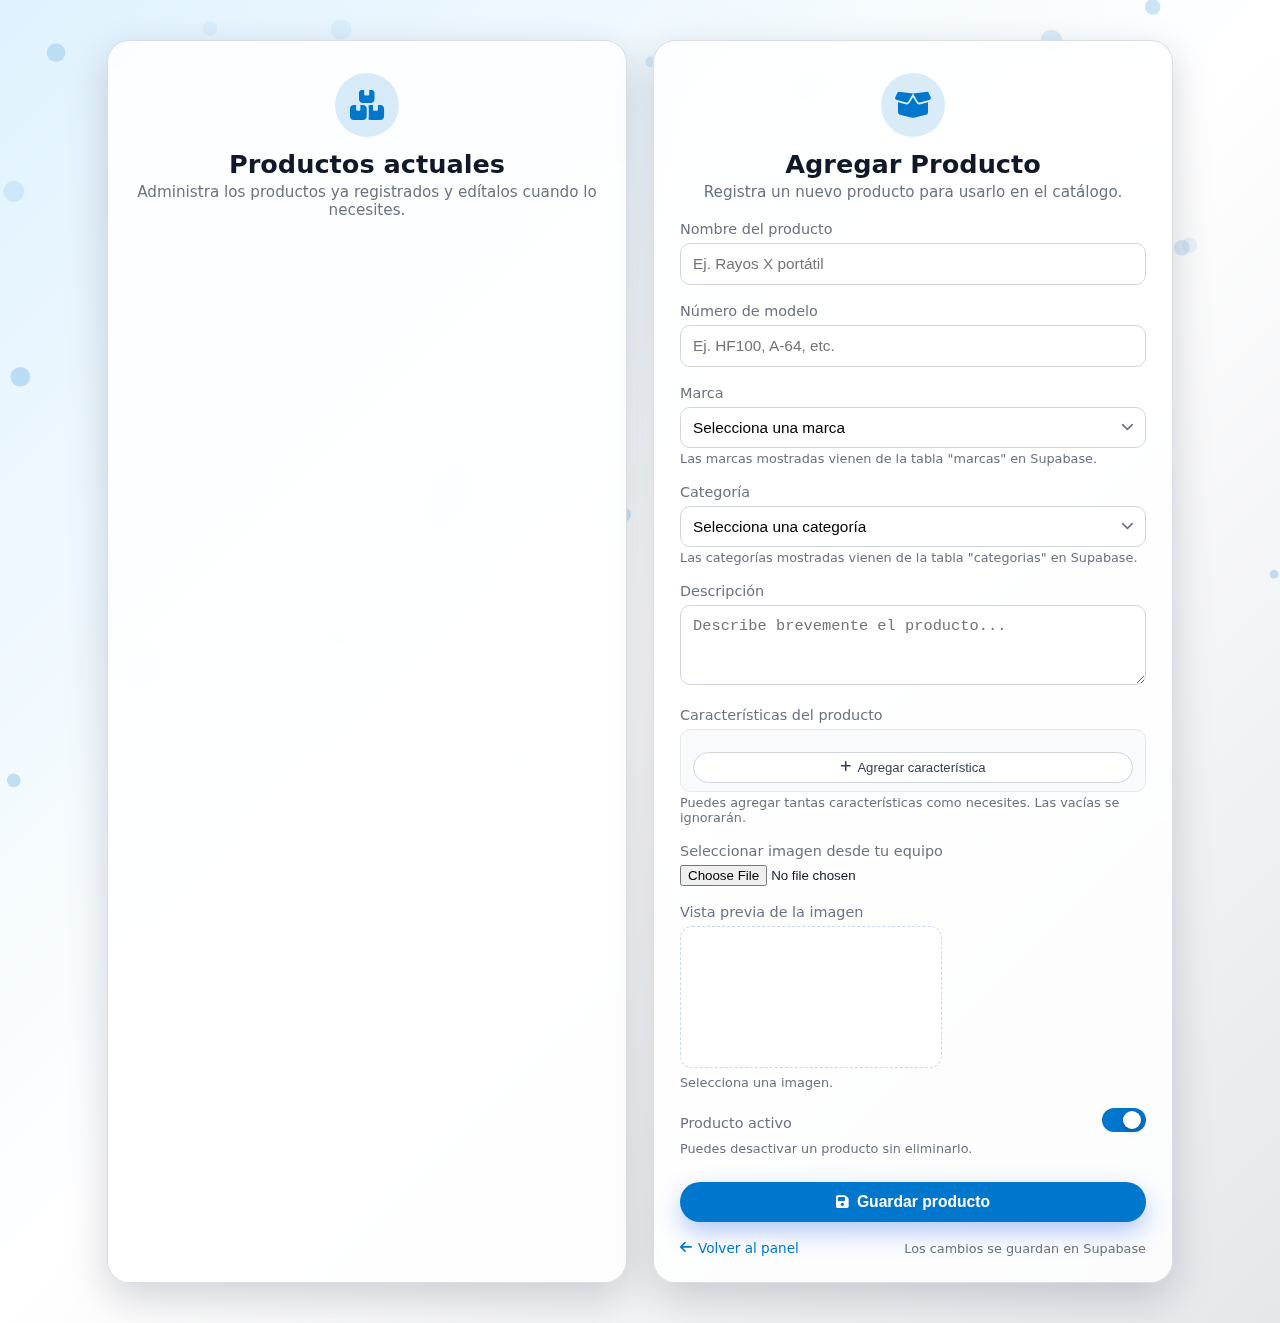
<file: Public/adminProductos.html>
<!DOCTYPE html>
<html lang="es">
<head>
  <meta charset="UTF-8" />
  <title>Agregar Producto - Administrador</title>
  <meta name="viewport" content="width=device-width, initial-scale=1.0" />

  <!-- Iconos -->
  <link
    rel="stylesheet"
    href="https://cdnjs.cloudflare.com/ajax/libs/font-awesome/6.5.0/css/all.min.css"
    crossorigin="anonymous"
    referrerpolicy="no-referrer"
  />

  <style>
    .loading-overlay {
      position: fixed;
      inset: 0;
      background: rgba(15, 23, 42, 0.25);
      backdrop-filter: blur(2px);
      display: none;
      align-items: center;
      justify-content: center;
      z-index: 50;
    }

    .loading-box {
      background: rgba(255, 255, 255, 0.98);
      border-radius: 16px;
      padding: 14px 18px;
      box-shadow: 0 18px 45px rgba(15, 23, 42, 0.35);
      display: flex;
      align-items: center;
      gap: 10px;
      font-size: 0.92rem;
      color: var(--text-main);
    }

    .loading-spinner {
      width: 22px;
      height: 22px;
      border-radius: 999px;
      border: 3px solid #d1d5db;
      border-top-color: var(--accent);
      animation: spin 0.8s linear infinite;
    }

    @keyframes spin {
      to {
        transform: rotate(360deg);
      }
    }
    :root {
      --accent: #0077cc;
      --accent-soft: rgba(0, 119, 204, 0.15);
      --bg-light: #f4f6fb;
      --card-bg: rgba(255, 255, 255, 0.86);
      --text-main: #111827;
      --text-soft: #6b7280;
      --radius-xl: 22px;
      --shadow-soft: 0 14px 40px rgba(15, 23, 42, 0.18);
    }

    * {
      box-sizing: border-box;
      margin: 0;
      padding: 0;
    }

    body {
      margin: 0;
      padding: 40px 16px;
      min-height: 100vh;
      font-family: system-ui, -apple-system, BlinkMacSystemFont, "Segoe UI", sans-serif;
      background: linear-gradient(135deg, #e0f2fe, #ffffff 50%, #e5e7eb);
      display: flex;
      justify-content: center;
      align-items: center;
      position: relative;
      color: var(--text-main);
      overflow-x: hidden;
    }

    .admin-layout {
      width: 100%;
      max-width: 1120px;
      display: flex;
      gap: 26px;
      align-items: stretch;
      justify-content: center;
    }

    .card.card-list {
      max-width: 520px;
      flex: 1 1 0;
    }

    .card.card-form {
      max-width: 520px;
      flex: 1 1 0;
    }

    .productos-list {
      margin-top: 6px;
      max-height: 1050px;
      overflow-y: auto;
      padding-right: 4px;
    }

    .producto-row {
      display: flex;
      align-items: center;
      justify-content: space-between;
      padding: 9px 10px;
      border-radius: 14px;
      background: rgba(255, 255, 255, 0.7);
      border: 1px solid rgba(209, 213, 219, 0.7);
      margin-bottom: 8px;
      transition: transform 0.12s ease, box-shadow 0.12s ease, background 0.12s ease;
    }

    .producto-row:hover {
      transform: translateY(-1px);
      box-shadow: 0 10px 22px rgba(15, 23, 42, 0.15);
      background: #ffffff;
    }

    .producto-main {
      display: flex;
      align-items: center;
      gap: 10px;
      min-width: 0;
    }

    .producto-thumb {
      width: 40px;
      height: 40px;
      border-radius: 12px;
      overflow: hidden;
      background: #e5e7eb;
      display: flex;
      align-items: center;
      justify-content: center;
      font-weight: 600;
      font-size: 0.8rem;
      color: #4b5563;
    }

    .producto-thumb img {
      width: 100%;
      height: 100%;
      object-fit: contain;
      background: white;
    }

    .producto-text {
      display: flex;
      flex-direction: column;
      min-width: 0;
    }

    .producto-name {
      font-size: 0.94rem;
      font-weight: 600;
      color: var(--text-main);
      white-space: nowrap;
      text-overflow: ellipsis;
      overflow: hidden;
    }

    .producto-meta {
      font-size: 0.78rem;
      color: var(--text-soft);
      white-space: nowrap;
      text-overflow: ellipsis;
      overflow: hidden;
    }

    .producto-badges {
      display: flex;
      flex-wrap: wrap;
      gap: 4px;
      margin-top: 3px;
    }

    .producto-badge {
      font-size: 0.7rem;
      padding: 2px 7px;
      border-radius: 999px;
      background: #ecfdf3;
      color: #15803d;
      white-space: nowrap;
    }

    .producto-badge.inactive {
      background: #fee2e2;
      color: #b91c1c;
    }

    .producto-badge.secondary {
      background: #eff6ff;
      color: #1d4ed8;
    }

    .switch-field {
      display: flex;
      align-items: center;
      justify-content: space-between;
      gap: 10px;
      margin-top: 6px;
    }

    .switch-label {
      font-size: 0.9rem;
      color: var(--text-soft);
    }

    .switch {
      position: relative;
      display: inline-block;
      width: 44px;
      height: 24px;
    }

    .switch input {
      opacity: 0;
      width: 0;
      height: 0;
    }

    .slider {
      position: absolute;
      cursor: pointer;
      top: 0;
      left: 0;
      right: 0;
      bottom: 0;
      background-color: #d1d5db;
      transition: 0.2s;
      border-radius: 999px;
    }

    .slider:before {
      position: absolute;
      content: "";
      height: 18px;
      width: 18px;
      left: 3px;
      bottom: 3px;
      background-color: white;
      transition: 0.2s;
      border-radius: 50%;
      box-shadow: 0 2px 6px rgba(15, 23, 42, 0.35);
    }

    .switch input:checked + .slider {
      background-color: var(--accent);
    }

    .switch input:checked + .slider:before {
      transform: translateX(18px);
    }

    .btn-secondary {
      border-radius: 999px;
      border: 1px solid #d1d5db;
      background: white;
      padding: 7px 12px;
      cursor: pointer;
      display: inline-flex;
      align-items: center;
      gap: 6px;
      font-size: 0.82rem;
      font-weight: 500;
      color: #374151;
      transition: background 0.15s ease, transform 0.1s ease, box-shadow 0.15s ease, border-color 0.15s ease;
    }

    .btn-secondary i {
      font-size: 0.78rem;
    }

    .btn-secondary:hover {
      background: #eff6ff;
      border-color: #93c5fd;
      box-shadow: 0 8px 18px rgba(59, 130, 246, 0.25);
      transform: translateY(-1px);
    }

    .btn-secondary:active {
      transform: translateY(0);
      box-shadow: 0 4px 10px rgba(59, 130, 246, 0.2);
    }

    .card-form-editing h1::after {
      content: " (edición)";
      font-size: 0.78rem;
      font-weight: 500;
      color: var(--accent);
    }

    /* Canvas de fondo */
    #bgCanvas {
      position: fixed;
      top: 0;
      left: 0;
      width: 100%;
      height: 100%;
      z-index: -1;
      pointer-events: none;
      opacity: 0.35;
    }

    .card {
      width: 100%;
      max-width: 520px;
      background: var(--card-bg);
      border-radius: var(--radius-xl);
      box-shadow: var(--shadow-soft);
      padding: 32px 26px 26px;
      backdrop-filter: blur(14px);
      border: 1px solid rgba(148, 163, 184, 0.35);
      animation: fadeIn 0.7s ease;
    }

    @keyframes fadeIn {
      from { opacity: 0; transform: translateY(18px); }
      to { opacity: 1; transform: translateY(0); }
    }

    .card-header {
      text-align: center;
      margin-bottom: 20px;
    }

    .card-header-icon {
      width: 64px;
      height: 64px;
      border-radius: 999px;
      display: inline-flex;
      align-items: center;
      justify-content: center;
      background: var(--accent-soft);
      margin-bottom: 12px;
    }

    .card-header-icon i {
      font-size: 30px;
      color: var(--accent);
    }

    h1 {
      font-size: 1.6rem;
      margin-bottom: 4px;
      color: var(--text-main);
    }

    .subtitle {
      font-size: 0.95rem;
      color: var(--text-soft);
    }

    form {
      margin-top: 10px;
    }

    .field {
      margin-bottom: 18px;
    }

    /* Características del producto */
    .caracteristicas-container {
      margin-top: 4px;
      padding: 12px 12px 8px 12px;
      background: #f9fafb;
      border-radius: 10px;
      border: 1px solid #e5e7eb;
    }
    .caracteristicas-list {
      display: flex;
      flex-direction: column;
      gap: 7px;
    }
    .caracteristica-item {
      display: flex;
      flex-direction: row;
      gap: 8px;
      align-items: center;
    }
    .caracteristica-input {
      flex: 1 1 0;
      padding: 8px 10px;
      border-radius: 8px;
      border: 1px solid #d1d5db;
      font-size: 0.95rem;
      background: #fff;
      transition: border-color 0.2s;
    }
    .caracteristica-input:focus {
      border-color: var(--accent);
      outline: none;
    }
    .btn-icon {
      width: 28px;
      height: 28px;
      border-radius: 50%;
      border: none;
      background: #f3f4f6;
      color: #b91c1c;
      display: inline-flex;
      align-items: center;
      justify-content: center;
      font-size: 1rem;
      cursor: pointer;
      transition: background 0.14s, color 0.14s;
      padding: 0;
    }
    .btn-icon.btn-remove-caracteristica:hover {
      background: #fee2e2;
      color: #991b1b;
    }

    .select-field {
      margin-bottom: 18px;
    }

    .select-wrapper {
      position: relative;
      display: flex;
      align-items: center;
    }

    .select-wrapper select {
      width: 100%;
      padding: 11px 38px 11px 12px;
      border-radius: 10px;
      border: 1px solid #d1d5db;
      font-size: 0.96rem;
      outline: none;
      background: rgba(255, 255, 255, 0.95);
      appearance: none;
      -webkit-appearance: none;
      -moz-appearance: none;
      transition: border-color 0.2s ease, box-shadow 0.2s ease, transform 0.1s ease;
    }

    .select-wrapper select:focus {
      border-color: var(--accent);
      box-shadow: 0 0 0 1px var(--accent-soft);
      transform: translateY(-1px);
    }

    .select-chevron {
      position: absolute;
      right: 12px;
      pointer-events: none;
      display: inline-flex;
      align-items: center;
      justify-content: center;
      color: var(--text-soft);
      font-size: 0.8rem;
    }

    .select-wrapper select:focus + .select-chevron i {
      color: var(--accent);
      transform: translateY(-1px);
    }

    label {
      display: block;
      font-size: 0.9rem;
      margin-bottom: 6px;
      color: var(--text-soft);
    }

    input[type="text"],
    select,
    textarea {
      width: 100%;
      padding: 11px 12px;
      border-radius: 10px;
      border: 1px solid #d1d5db;
      font-size: 0.96rem;
      outline: none;
      transition: border-color 0.2s ease, box-shadow 0.2s ease, transform 0.1s ease;
      background: rgba(255, 255, 255, 0.9);
    }

    textarea {
      resize: vertical;
      min-height: 80px;
      max-height: 180px;
    }

    input[type="text"]:focus,
    select:focus,
    textarea:focus {
      border-color: var(--accent);
      box-shadow: 0 0 0 1px var(--accent-soft);
      transform: translateY(-1px);
    }

    .hint {
      font-size: 0.8rem;
      color: var(--text-soft);
      margin-top: 3px;
    }

    .btn-primary {
      width: 100%;
      margin-top: 8px;
      padding: 11px 14px;
      border-radius: 999px;
      border: none;
      background: var(--accent);
      color: #fff;
      font-weight: 600;
      font-size: 0.98rem;
      cursor: pointer;
      display: inline-flex;
      align-items: center;
      justify-content: center;
      gap: 8px;
      box-shadow: 0 10px 24px rgba(37, 99, 235, 0.35);
      transition: transform 0.15s ease, box-shadow 0.15s ease, background 0.15s ease;
    }

    .btn-primary i {
      font-size: 0.9rem;
    }

    .btn-primary:hover {
      background: #005fa3;
      transform: translateY(-1px);
      box-shadow: 0 14px 30px rgba(37, 99, 235, 0.45);
    }

    .btn-primary:active {
      transform: translateY(0);
      box-shadow: 0 8px 18px rgba(37, 99, 235, 0.3);
    }

    #cancelEditBtn {
      width: 100%;
      margin-top: 8px;
      padding: 10px 14px;
      border-radius: 999px;
      border: 1px solid #e5e7eb;
      background: rgba(255, 255, 255, 0.95);
      color: #374151;
      font-weight: 500;
      font-size: 0.9rem;
      cursor: pointer;
      display: none;
      align-items: center;
      justify-content: center;
      gap: 6px;
      transition: background 0.15s ease, transform 0.1s ease, box-shadow 0.15s ease;
    }

    #cancelEditBtn i {
      font-size: 0.9rem;
    }

    #cancelEditBtn:hover {
      background: #f3f4f6;
      box-shadow: 0 8px 18px rgba(15, 23, 42, 0.15);
      transform: translateY(-1px);
    }

    #cancelEditBtn:active {
      transform: translateY(0);
      box-shadow: 0 4px 10px rgba(15, 23, 42, 0.15);
    }

    .card-form-editing #cancelEditBtn {
      display: flex;
    }

    .footer-links {
      margin-top: 18px;
      display: flex;
      justify-content: space-between;
      align-items: center;
      font-size: 0.85rem;
    }

    .footer-links a {
      color: var(--accent);
      text-decoration: none;
      display: inline-flex;
      align-items: center;
      gap: 6px;
    }

    .footer-links a:hover {
      text-decoration: underline;
    }

    .status-text {
      font-size: 0.8rem;
      color: var(--text-soft);
    }

    @media (max-width: 900px) {
      .admin-layout {
        flex-direction: column;
        max-width: 640px;
      }

      .card.card-list,
      .card.card-form {
        max-width: 100%;
      }
    }

    @media (max-width: 600px) {
      body {
        padding: 24px 12px;
      }

      .card {
        padding: 24px 18px 20px;
      }

      h1 {
        font-size: 1.4rem;
      }
    }
  </style>
</head>

<body>
  <!-- Fondo animado -->
  <canvas id="bgCanvas" style="position:fixed;top:0;left:0;width:100%;height:100%;z-index:-1;pointer-events:none;opacity:0.35;"></canvas>

  <div id="globalLoader" class="loading-overlay">
    <div class="loading-box">
      <div class="loading-spinner"></div>
      <span>Cargando, por favor espera…</span>
    </div>
  </div>

  <div class="admin-layout">
    <!-- LISTA DE PRODUCTOS -->
    <div class="card card-list">
      <div class="card-header">
        <div class="card-header-icon">
          <i class="fa-solid fa-boxes-stacked"></i>
        </div>
        <h1>Productos actuales</h1>
        <p class="subtitle">Administra los productos ya registrados y edítalos cuando lo necesites.</p>
      </div>
      <div id="productosList" class="productos-list"></div>
    </div>

    <!-- FORMULARIO PRODUCTO -->
    <div class="card card-form">
      <div class="card-header">
        <div class="card-header-icon">
          <i class="fa-solid fa-box-open"></i>
        </div>
        <h1>Agregar Producto</h1>
        <p class="subtitle">Registra un nuevo producto para usarlo en el catálogo.</p>
      </div>

      <form id="formProducto">
        <div class="field">
          <label for="nombre">Nombre del producto</label>
          <input type="text" id="nombre" placeholder="Ej. Rayos X portátil" required />
        </div>

        <div class="field">
          <label for="numeroModelo">Número de modelo</label>
          <input type="text" id="numeroModelo" placeholder="Ej. HF100, A-64, etc." required />
        </div>

        <div class="field select-field">
          <label for="marcaSelect">Marca</label>
          <div class="select-wrapper">
            <select id="marcaSelect" required>
              <option value="">Selecciona una marca</option>
            </select>
            <span class="select-chevron">
              <i class="fa-solid fa-chevron-down"></i>
            </span>
          </div>
          <p class="hint">Las marcas mostradas vienen de la tabla "marcas" en Supabase.</p>
        </div>

        <div class="field select-field">
          <label for="categoriaSelect">Categoría</label>
          <div class="select-wrapper">
            <select id="categoriaSelect" required>
              <option value="">Selecciona una categoría</option>
            </select>
            <span class="select-chevron">
              <i class="fa-solid fa-chevron-down"></i>
            </span>
          </div>
          <p class="hint">Las categorías mostradas vienen de la tabla "categorias" en Supabase.</p>
        </div>

        <div class="field">
          <label for="descripcion">Descripción</label>
          <textarea id="descripcion" placeholder="Describe brevemente el producto..."></textarea>
        </div>

        <div class="field">
          <label>Características del producto</label>
          <div class="caracteristicas-container">
            <div id="caracteristicasList" class="caracteristicas-list"></div>
            <button type="button" id="addCaracteristicaBtn" class="btn-secondary" style="margin-top: 10px; width: 100%; justify-content: center;">
              <i class="fa-solid fa-plus"></i>
              Agregar característica
            </button>
          </div>
          <p class="hint">Puedes agregar tantas características como necesites. Las vacías se ignorarán.</p>
        </div>

        <div class="field">
          <label for="imagen">Seleccionar imagen desde tu equipo</label>
          <input type="file" id="imagen" accept="image/*" />
        </div>

        <div class="field">
          <label>Vista previa de la imagen</label>
          <canvas id="previewCanvas" width="260" height="140" style="border-radius: 12px; border: 1px dashed #cbd5f5; background: rgba(255,255,255,0.9);"></canvas>
          <p class="hint">Selecciona una imagen.</p>
        </div>

        <div class="field">
          <div class="switch-field">
            <span class="switch-label">Producto activo</span>
            <label class="switch">
              <input type="checkbox" id="activoSwitch" checked />
              <span class="slider"></span>
            </label>
          </div>
          <p class="hint">Puedes desactivar un producto sin eliminarlo.</p>
        </div>

        <button type="submit" class="btn-primary">
          <i class="fa-solid fa-floppy-disk"></i>
          Guardar producto
        </button>

        <button type="button" id="cancelEditBtn">
          <i class="fa-solid fa-xmark"></i>
          Cancelar edición
        </button>
      </form>

      <div class="footer-links">
        <a href="admin.html">
          <i class="fa-solid fa-arrow-left"></i>
          Volver al panel
        </a>
        <span class="status-text">Los cambios se guardan en Supabase</span>
      </div>
    </div>
  </div>

  <script>
    // Fondo Canvas animado (igual estilo que otras páginas)
    const bgCanvas = document.getElementById("bgCanvas");
    const bgCtx = bgCanvas.getContext("2d");

    function resizeCanvas() {
      bgCanvas.width = window.innerWidth;
      bgCanvas.height = window.innerHeight;
    }

    window.addEventListener("resize", resizeCanvas);
    resizeCanvas();

    const circles = Array.from({ length: 40 }, () => ({
      x: Math.random() * bgCanvas.width,
      y: Math.random() * bgCanvas.height,
      r: Math.random() * 8 + 3,
      dx: (Math.random() - 0.5) * 0.4,
      dy: (Math.random() - 0.5) * 0.4,
      alpha: Math.random() * 0.45 + 0.15,
    }));

    function animateBg() {
      bgCtx.clearRect(0, 0, bgCanvas.width, bgCanvas.height);

      circles.forEach((c) => {
        bgCtx.beginPath();
        bgCtx.arc(c.x, c.y, c.r, 0, Math.PI * 2);
        bgCtx.fillStyle = `rgba(0, 119, 204, ${c.alpha})`;
        bgCtx.fill();

        c.x += c.dx;
        c.y += c.dy;

        if (c.x < 0 || c.x > bgCanvas.width) c.dx *= -1;
        if (c.y < 0 || c.y > bgCanvas.height) c.dy *= -1;
      });

      requestAnimationFrame(animateBg);
    }

    animateBg();
  </script>

  <script type="module">
    import { createClient } from "https://esm.sh/@supabase/supabase-js@2";

    const SUPABASE_URL = "https://zgjzensxrftkwnojvjqw.supabase.co";
    const SUPABASE_ANON_KEY =
      "eyJhbGciOiJIUzI1NiIsInR5cCI6IkpXVCJ9.eyJpc3MiOiJzdXBhYmFzZSIsInJlZiI6InpnanplbnN4cmZ0a3dub2p2anF3Iiwicm9sZSI6ImFub24iLCJpYXQiOjE3NjQ5OTIwNjgsImV4cCI6MjA4MDU2ODA2OH0.vPJBa0xwr90bYxbNr2jw9ZodJMglKdYUaGjQrnfzeTg";

    const IMGBB_API_KEY = "18d7825e6b190dcaac01e42053affc61";

    const supabase = createClient(SUPABASE_URL, SUPABASE_ANON_KEY);

    const globalLoader = document.getElementById("globalLoader");
    let loadingCount = 0;

    function setLoading(isLoading) {
      if (!globalLoader) return;
      if (isLoading) {
        loadingCount++;
      } else {
        loadingCount = Math.max(loadingCount - 1, 0);
      }
      globalLoader.style.display = loadingCount > 0 ? "flex" : "none";
    }

    const form = document.getElementById("formProducto");
    const fileInput = document.getElementById("imagen");
    const previewCanvas = document.getElementById("previewCanvas");
    const previewCtx = previewCanvas.getContext("2d");

    const productosList = document.getElementById("productosList");
    const cardForm = document.querySelector(".card-form");
    const titleEl = cardForm.querySelector("h1");
    const subtitleEl = cardForm.querySelector(".subtitle");
    const submitBtn = cardForm.querySelector(".btn-primary");
    const activoSwitch = document.getElementById("activoSwitch");
    const cancelEditBtn = document.getElementById("cancelEditBtn");

    const marcaSelect = document.getElementById("marcaSelect");
    const categoriaSelect = document.getElementById("categoriaSelect");
    const caracteristicasListEl = document.getElementById("caracteristicasList");
    const addCaracteristicaBtn = document.getElementById("addCaracteristicaBtn");

    let currentEditId = null;
    let currentEditImageUrl = null;

    let marcasCache = [];
    let categoriasCache = [];

    // --- PREVIEW IMAGEN ---
    fileInput.addEventListener("change", () => {
      const file = fileInput.files[0];
      if (!file) {
        previewCtx.clearRect(0, 0, previewCanvas.width, previewCanvas.height);
        return;
      }

      const reader = new FileReader();
      reader.onload = (e) => {
        const img = new Image();
        img.onload = () => {
          previewCtx.clearRect(0, 0, previewCanvas.width, previewCanvas.height);
          const scale = Math.min(
            previewCanvas.width / img.width,
            previewCanvas.height / img.height
          );
          const drawWidth = img.width * scale;
          const drawHeight = img.height * scale;
          const offsetX = (previewCanvas.width - drawWidth) / 2;
          const offsetY = (previewCanvas.height - drawHeight) / 2;
          previewCtx.drawImage(img, offsetX, offsetY, drawWidth, drawHeight);
        };
        img.src = e.target.result;
      };
      reader.readAsDataURL(file);
    });

    // --- Características: helpers y eventos ---
    function createCaracteristicaRow(texto = "") {
      if (!caracteristicasListEl) return;
      const row = document.createElement("div");
      row.className = "caracteristica-item";

      const input = document.createElement("input");
      input.type = "text";
      input.className = "caracteristica-input";
      input.placeholder = "Ej. Iluminación LED";
      input.value = texto || "";

      const removeBtn = document.createElement("button");
      removeBtn.type = "button";
      removeBtn.className = "btn-icon btn-remove-caracteristica";
      removeBtn.innerHTML = '<i class="fa-solid fa-trash"></i>';
      removeBtn.addEventListener("click", () => {
        caracteristicasListEl.removeChild(row);
      });

      row.appendChild(input);
      row.appendChild(removeBtn);
      caracteristicasListEl.appendChild(row);
    }

    function clearCaracteristicas() {
      if (!caracteristicasListEl) return;
      caracteristicasListEl.innerHTML = "";
    }

    function ensureAtLeastOneCaracteristicaRow() {
      if (!caracteristicasListEl) return;
      if (caracteristicasListEl.children.length === 0) {
        createCaracteristicaRow("");
      }
    }

    function getCaracteristicasFromForm() {
      if (!caracteristicasListEl) return [];
      const textos = [];
      caracteristicasListEl.querySelectorAll(".caracteristica-input").forEach((input) => {
        const value = input.value.trim();
        if (value) textos.push(value);
      });
      return textos;
    }

    if (addCaracteristicaBtn) {
      addCaracteristicaBtn.addEventListener("click", () => {
        createCaracteristicaRow("");
      });
    }

    // --- FILE → BASE64 ---
    function fileToBase64(file) {
      return new Promise((resolve, reject) => {
        const reader = new FileReader();
        reader.onload = () => {
          const base64 = reader.result.split(",")[1];
          resolve(base64);
        };
        reader.onerror = reject;
        reader.readAsDataURL(file);
      });
    }

    // --- SUBIR A IMGBB ---
    async function uploadToImgbb(file) {
      const base64Image = await fileToBase64(file);
      const formData = new FormData();
      formData.append("image", base64Image);

      const res = await fetch(`https://api.imgbb.com/1/upload?key=${IMGBB_API_KEY}`, {
        method: "POST",
        body: formData,
      });

      const data = await res.json();
      if (!data.success) throw new Error("Error subiendo imagen a imgBB");
      return data.data.url;
    }

    // --- SIGUIENTE ID ---
    async function getNextId() {
      const { data, error } = await supabase
        .from("productos")
        .select("id")
        .order("id", { ascending: false })
        .limit(1);

      if (error) {
        console.error(error);
        throw new Error("No se pudo obtener el último ID de productos");
      }

      if (!data || data.length === 0) return 1;
      return data[0].id + 1;
    }

    // --- CARGAR MARCAS Y CATEGORÍAS PARA SELECTS ---
    async function loadMarcasYCategorias() {
      setLoading(true);
      try {
        // Marcas
        {
          const { data, error } = await supabase
            .from("marcas")
            .select("id, nombre, activa")
            .order("nombre", { ascending: true });

          if (!error && data) {
            marcasCache = data;
            marcaSelect.innerHTML = '<option value="">Selecciona una marca</option>';
            data.forEach((m) => {
              const opt = document.createElement("option");
              opt.value = m.id;
              opt.textContent = m.nombre + (m.activa === false ? " (inactiva)" : "");
              marcaSelect.appendChild(opt);
            });
          } else if (error) {
            console.error("Error cargando marcas:", error);
          }
        }

        // Categorías
        {
          const { data, error } = await supabase
            .from("categorias")
            .select("id, nombre, activa")
            .order("nombre", { ascending: true });

          if (!error && data) {
            categoriasCache = data;
            categoriaSelect.innerHTML = '<option value="">Selecciona una categoría</option>';
            data.forEach((c) => {
              const opt = document.createElement("option");
              opt.value = c.id;
              opt.textContent = c.nombre + (c.activa === false ? " (inactiva)" : "");
              categoriaSelect.appendChild(opt);
            });
          } else if (error) {
            console.error("Error cargando categorías:", error);
          }
        }
      } finally {
        setLoading(false);
      }
    }

    // --- CARGAR PRODUCTOS ---
    async function loadProductos() {
      if (!productosList) return;
      setLoading(true);
      try {
        const { data, error } = await supabase
          .from("productos")
          .select("id, nombre, numero_modelo, marca_id, categoria_id, descripcion, imagen, activo")
          .order("id", { ascending: true });

        if (error) {
          console.error("Error cargando productos:", error);
          return;
        }

        productosList.innerHTML = "";

        data.forEach((p) => {
          const row = document.createElement("div");
          row.className = "producto-row";

          const main = document.createElement("div");
          main.className = "producto-main";

          const thumb = document.createElement("div");
          thumb.className = "producto-thumb";

          if (p.imagen && (p.imagen.startsWith("http://") || p.imagen.startsWith("https://"))) {
            const img = document.createElement("img");
            img.src = p.imagen;
            img.alt = p.nombre;
            thumb.appendChild(img);
          } else {
            thumb.textContent = (p.nombre || "?").charAt(0).toUpperCase();
          }

          const textWrap = document.createElement("div");
          textWrap.className = "producto-text";

          const nameEl = document.createElement("div");
          nameEl.className = "producto-name";
          nameEl.textContent = p.nombre || "(Sin nombre)";

          const metaEl = document.createElement("div");
          metaEl.className = "producto-meta";

          const marcaObj = marcasCache.find((m) => m.id === p.marca_id);
          const catObj = categoriasCache.find((c) => c.id === p.categoria_id);

          const marcaName = marcaObj ? marcaObj.nombre : (p.marca_id != null ? `Marca #${p.marca_id}` : "Sin marca");
          const catName = catObj ? catObj.nombre : (p.categoria_id != null ? `Cat. #${p.categoria_id}` : "Sin categoría");

          metaEl.textContent = `${p.numero_modelo || "Modelo N/D"} • ${marcaName} • ${catName}`;

          const badgesWrap = document.createElement("div");
          badgesWrap.className = "producto-badges";

          const badgeActivo = document.createElement("span");
          badgeActivo.className = "producto-badge" + (p.activo === false ? " inactive" : "");
          badgeActivo.textContent = p.activo === false ? "Inactivo" : "Activo";
          badgesWrap.appendChild(badgeActivo);

          textWrap.appendChild(nameEl);
          textWrap.appendChild(metaEl);
          textWrap.appendChild(badgesWrap);

          main.appendChild(thumb);
          main.appendChild(textWrap);

          const editBtn = document.createElement("button");
          editBtn.type = "button";
          editBtn.className = "btn-secondary";
          editBtn.innerHTML = '<i class="fa-solid fa-pen"></i><span>Editar</span>';
          editBtn.addEventListener("click", () => startEditProducto(p));

          row.appendChild(main);
          row.appendChild(editBtn);

          productosList.appendChild(row);
        });
      } finally {
        setLoading(false);
      }
    }

    function resetFormState() {
      currentEditId = null;
      currentEditImageUrl = null;
      if (activoSwitch) {
        activoSwitch.checked = true;
      }
      cardForm.classList.remove("card-form-editing");
      titleEl.textContent = "Agregar Producto";
      subtitleEl.textContent = "Registra un nuevo producto para usarlo en el catálogo.";
      submitBtn.innerHTML = '<i class="fa-solid fa-floppy-disk"></i>\n          Guardar producto';
      form.reset();
      previewCtx.clearRect(0, 0, previewCanvas.width, previewCanvas.height);

      // Reponer opción por defecto en selects
      if (marcaSelect) marcaSelect.value = "";
      if (categoriaSelect) categoriaSelect.value = "";

      // Resetear características
      clearCaracteristicas();
      ensureAtLeastOneCaracteristicaRow();
    }

    async function startEditProducto(p) {
      currentEditId = p.id;
      currentEditImageUrl = p.imagen || null;
      if (activoSwitch) {
        activoSwitch.checked = p.activo !== false;
      }
      cardForm.classList.add("card-form-editing");
      titleEl.textContent = "Editar Producto";
      subtitleEl.textContent = "Actualiza los datos de un producto existente.";
      submitBtn.innerHTML = '<i class="fa-solid fa-floppy-disk"></i>\n          Guardar cambios';

      document.getElementById("nombre").value = p.nombre || "";
      document.getElementById("numeroModelo").value = p.numero_modelo || "";
      document.getElementById("descripcion").value = p.descripcion || "";

      if (marcaSelect && p.marca_id != null) {
        marcaSelect.value = String(p.marca_id);
      }
      if (categoriaSelect && p.categoria_id != null) {
        categoriaSelect.value = String(p.categoria_id);
      }

      // Vista previa si hay imagen URL
      previewCtx.clearRect(0, 0, previewCanvas.width, previewCanvas.height);
      if (p.imagen && (p.imagen.startsWith("http://") || p.imagen.startsWith("https://"))) {
        const img = new Image();
        img.onload = () => {
          const scale = Math.min(
            previewCanvas.width / img.width,
            previewCanvas.height / img.height
          );
          const drawWidth = img.width * scale;
          const drawHeight = img.height * scale;
          const offsetX = (previewCanvas.width - drawWidth) / 2;
          const offsetY = (previewCanvas.height - drawHeight) / 2;
          previewCtx.drawImage(img, offsetX, offsetY, drawWidth, drawHeight);
        };
        img.src = p.imagen;
      }

      // Cargar características desde Supabase
      clearCaracteristicas();
      try {
        const { data: caracts, error: caractsError } = await supabase
          .from("producto_caracteristicas")
          .select("texto, activo")
          .eq("producto_id", p.id)
          .order("id", { ascending: true });

        if (!caractsError && caracts && caracts.length > 0) {
          caracts.forEach((c) => {
            // opcionalmente podrías filtrar por activo, pero aquí incluimos todos
            createCaracteristicaRow(c.texto || "");
          });
        } else {
          ensureAtLeastOneCaracteristicaRow();
        }
      } catch (e) {
        console.error("Error cargando características del producto:", e);
        ensureAtLeastOneCaracteristicaRow();
      }

      cardForm.scrollIntoView({ behavior: "smooth", block: "start" });
    }

    if (cancelEditBtn) {
      cancelEditBtn.addEventListener("click", () => {
        resetFormState();
      });
    }

    // --- SUBMIT FORM ---
    form.addEventListener("submit", async (e) => {
      e.preventDefault();

      const nombre = document.getElementById("nombre").value.trim();
      const numeroModelo = document.getElementById("numeroModelo").value.trim();
      const descripcion = document.getElementById("descripcion").value.trim();
      const marcaIdValue = marcaSelect.value;
      const categoriaIdValue = categoriaSelect.value;
      const file = fileInput.files[0];

      if (!nombre) {
        alert("Escribe el nombre del producto.");
        return;
      }
      if (!numeroModelo) {
        alert("Escribe el número de modelo.");
        return;
      }
      if (!marcaIdValue) {
        alert("Selecciona una marca.");
        return;
      }
      if (!categoriaIdValue) {
        alert("Selecciona una categoría.");
        return;
      }

      if (!currentEditId && !file) {
        alert("Selecciona una imagen para el nuevo producto.");
        return;
      }

      // Obtener características del formulario
      const caracteristicasTexto = getCaracteristicasFromForm();

      try {
        setLoading(true);
        let imageUrl = currentEditImageUrl || null;
        const activo = activoSwitch ? !!activoSwitch.checked : true;

        if (file) {
          imageUrl = await uploadToImgbb(file);
        }

        const marca_id = parseInt(marcaIdValue, 10);
        const categoria_id = parseInt(categoriaIdValue, 10);

        if (currentEditId) {
          // Actualizar producto existente
          const { error } = await supabase
            .from("productos")
            .update({
              nombre,
              numero_modelo: numeroModelo,
              marca_id,
              categoria_id,
              descripcion,
              imagen: imageUrl,
              activo,
            })
            .eq("id", currentEditId);

          if (error) {
            console.error("Error al actualizar producto:", error);
            alert("Ocurrió un error al actualizar el producto.");
            return;
          }

          // Sincronizar características (modo sencillo: borrar e insertar)
          const { error: delCaractsError } = await supabase
            .from("producto_caracteristicas")
            .delete()
            .eq("producto_id", currentEditId);

          if (delCaractsError) {
            console.error("Error al borrar características previas:", delCaractsError);
          }

          if (caracteristicasTexto.length > 0) {
            const caractsInsert = caracteristicasTexto.map((texto) => ({
              producto_id: currentEditId,
              texto,
              activo: true,
            }));

            const { error: insCaractsError } = await supabase
              .from("producto_caracteristicas")
              .insert(caractsInsert);

            if (insCaractsError) {
              console.error("Error al insertar características:", insCaractsError);
              alert("El producto se guardó, pero ocurrió un error al guardar sus características.");
              // seguimos adelante para no bloquear
            }
          }

          alert("Producto actualizado correctamente ✔️");
        } else {
          // Crear nuevo producto
          const newId = await getNextId();

          const { error } = await supabase.from("productos").insert([
            {
              id: newId,
              nombre,
              numero_modelo: numeroModelo,
              marca_id,
              categoria_id,
              descripcion,
              imagen: imageUrl,
              activo,
            },
          ]);

          if (error) {
            console.error("Error al insertar producto:", error);
            alert("Ocurrió un error al guardar en la base de datos.");
            return;
          }

          if (caracteristicasTexto.length > 0) {
            const caractsInsert = caracteristicasTexto.map((texto) => ({
              producto_id: newId,
              texto,
              activo: true,
            }));

            const { error: insCaractsError } = await supabase
              .from("producto_caracteristicas")
              .insert(caractsInsert);

            if (insCaractsError) {
              console.error("Error al insertar características:", insCaractsError);
              alert("El producto se guardó, pero ocurrió un error al guardar sus características.");
              // no hacemos return para que continúe el flujo
            }
          }

          alert("Producto guardado correctamente 🎉");
        }

        await loadProductos();
        resetFormState();
      } catch (err) {
        console.error(err);
        alert("Ocurrió un error. Consulta la consola.");
      } finally {
        setLoading(false);
      }
    });

    // Init
    (async () => {
      await loadMarcasYCategorias();
      await loadProductos();
      resetFormState();
    })();
  </script>
</body>
</html>
</file>
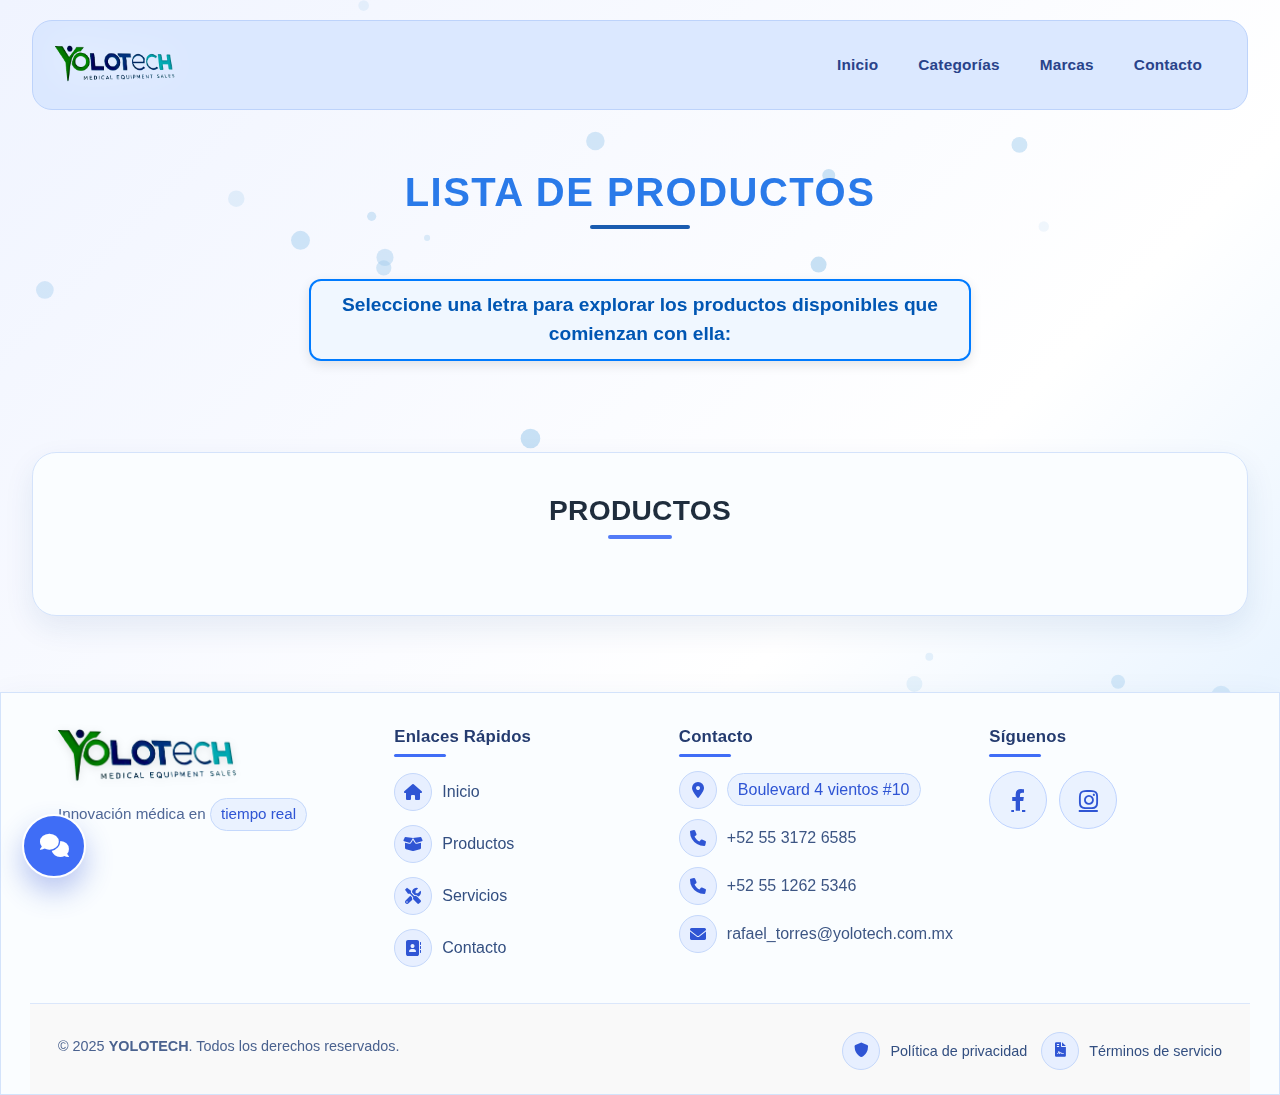
<file: Public/CAT.html>
<!DOCTYPE html>
<html lang="es">
<head>
    <meta charset="UTF-8">
    <meta name="viewport" content="width=device-width, initial-scale=1.0">
    <title>YOLOTECH - Inicio</title>
    <link rel="stylesheet" href="CSS/styles.css">
    <link href="https://cdnjs.cloudflare.com/ajax/libs/font-awesome/6.0.0-beta3/css/all.min.css" rel="stylesheet">
    <link rel="icon" href="IMG/Y.png" type="image/png"> <!-- Favicon -->
    <style>
        /* --- Modernización puntual del panel de productos (CAT) --- */
        .cat-modern .marcas-container-especifico {
            width: min(95%, 1360px);
            margin: 46px auto 76px;
            padding: 42px clamp(16px, 2.6vw, 34px);
            border: 1px solid #d4e3fb;
            border-radius: 24px;
            background: #fafdff;
        }

        .cat-modern .pm-title {
            margin: 0 0 24px;
            font-size: clamp(1.5rem, 2.4vw, 2rem);
            text-align: center;
            color: #1f3a73;
            letter-spacing: 0.03em;
            position: relative;
            padding-bottom: 12px;
        }

        .cat-modern .pm-title::after {
            content: "";
            position: absolute;
            left: 50%;
            transform: translateX(-50%);
            bottom: 0;
            width: 90px;
            height: 4px;
            border-radius: 999px;
            background: #3f6df6;
        }

        .cat-modern #contenedor-items {
            display: grid;
            grid-template-columns: repeat(2, minmax(0, 1fr));
            gap: 22px;
            margin-top: 8px;
        }

        .cat-modern #contenedor-items .letra-encabezado {
            grid-column: 1 / -1;
            margin: 12px 0 2px;
            padding-left: 4px;
            font-size: clamp(1.28rem, 2.1vw, 1.65rem);
            font-weight: 800;
            color: #1d3f8a;
        }

        .cat-modern #contenedor-items .producto-card {
            margin: 0 !important;
            width: 100%;
            display: grid;
            grid-template-columns: minmax(0, 1fr);
            align-items: stretch;
            gap: clamp(16px, 2vw, 26px);
            padding: clamp(16px, 2vw, 24px);
            border: 1px solid #d8e5fb;
            border-radius: 20px;
            background: #ffffff;
            box-shadow: 0 10px 24px rgba(24, 63, 126, 0.08);
            transition: transform 0.24s ease, box-shadow 0.24s ease;
        }

        .cat-modern #contenedor-items .producto-card:hover {
            transform: translateY(-2px);
            box-shadow: 0 16px 30px rgba(24, 63, 126, 0.12);
        }

        .cat-modern #contenedor-items.single-product {
            grid-template-columns: minmax(0, 1fr);
        }

        .cat-modern #contenedor-items.single-product .producto-card {
            max-width: 860px;
            justify-self: center;
        }

        .cat-modern #contenedor-items .producto-card.producto-card-solo {
            grid-column: 1 / -1;
            max-width: 860px;
            justify-self: center;
        }

        .cat-modern #contenedor-items .producto-card .producto-img {
            width: 100%;
            height: 220px;
            max-width: none !important;
            max-height: none !important;
            object-fit: contain;
            border-radius: 14px;
            border: 1px solid #e4ecfb;
            background: #f8fbff;
            padding: 12px;
            align-self: center;
        }

        .cat-modern #contenedor-items .producto-card .producto-texto {
            display: flex !important;
            flex-direction: column;
            align-items: flex-start;
            gap: 10px;
            padding: 2px 4px;
            min-width: 0;
        }

        .cat-modern #contenedor-items .producto-card h3 {
            margin: 0;
            font-size: clamp(1.1rem, 1.8vw, 1.35rem);
            line-height: 1.35;
            color: #1f3b76;
        }

        .cat-modern #contenedor-items .producto-card p {
            margin: 0;
            color: #3b537f;
            line-height: 1.52;
        }

        .cat-modern #contenedor-items .producto-card .caracteristicas-titulo {
            margin-top: 4px;
            font-size: 0.96rem;
            font-weight: 700;
            color: #2c4d8e;
            text-transform: uppercase;
            letter-spacing: 0.03em;
        }

        .cat-modern #contenedor-items .producto-card .caracteristicas-lista {
            list-style: none;
            margin: 0;
            padding: 0;
            display: grid;
            gap: 6px;
            width: 100%;
            text-align: left;
            justify-items: start;
        }

        .cat-modern #contenedor-items .producto-card .caracteristicas-lista li {
            color: #40619a;
            padding-left: 0;
            line-height: 1.48;
            text-align: left;
        }

        .cat-modern #contenedor-items .producto-card .caracteristicas-lista li::before {
            content: none;
        }

        .cat-modern #contenedor-items .producto-card .ver-mas-btn-producto {
            margin-top: 8px;
            padding: 11px 20px;
            border: 1px solid #3f6df6;
            border-radius: 11px;
            background: linear-gradient(180deg, #4f7bff 0%, #3f6df6 100%);
            color: #fff;
            font-weight: 700;
            display: inline-flex;
            align-items: center;
            gap: 8px;
            cursor: pointer;
            transition: transform 0.2s ease, box-shadow 0.2s ease, filter 0.2s ease;
        }

        .cat-modern #contenedor-items .producto-card .ver-mas-btn-producto:hover {
            transform: translateY(-1px);
            box-shadow: 0 9px 18px rgba(53, 96, 196, 0.3);
            filter: brightness(1.02);
        }

        .cat-modern #contenedor-items > p {
            margin: 4px 0 0;
            padding: 16px;
            border-radius: 12px;
            border: 1px dashed #c5d7fa;
            color: #375487;
            background: #f8fbff;
        }

        @media (max-width: 1000px) {
            .cat-modern .marcas-container-especifico {
                width: 94%;
                margin: 34px auto 56px;
                padding: 26px 14px;
                border-radius: 16px;
            }

            .cat-modern #contenedor-items {
                grid-template-columns: minmax(0, 1fr);
                gap: 16px;
            }

            .cat-modern #contenedor-items .producto-card {
                grid-template-columns: minmax(0, 1fr);
                gap: 14px;
                padding: 14px;
                border-radius: 15px;
            }

            .cat-modern #contenedor-items .producto-card .producto-img {
                height: 190px;
            }

            .cat-modern #contenedor-items .producto-card .producto-texto {
                gap: 8px;
            }
        }
    </style>
    <style>
        body.home-modern {
            background: linear-gradient(135deg, #f0f4ff, #ffffff 60%, #d9ecff);
        }

        #bgCanvas {
            position: fixed;
            top: 0;
            left: 0;
            width: 100%;
            height: 100%;
            z-index: 0;
            pointer-events: none;
            opacity: 0.35;
        }

    </style>
</head>
<body class="home-modern cat-modern">
    <canvas id="bgCanvas" style="position:fixed;top:0;left:0;width:100%;height:100%;z-index:-1;pointer-events:none;opacity:0.35;"></canvas>
    <nav class="navbar">
        <div class="logo">
            <a href="index.html">
                <img src="IMG/logoNBE.png" alt="Logo" class="logo-img">
            </a>
        </div>
        
        <!-- Menú hamburguesa (solo visible en móvil) -->
        <div class="menu-toggle" id="menuToggle">
            <i class="fas fa-bars"></i>
        </div>
        
        <!-- Menú principal -->
        <ul class="nav-links" id="navLinks">
            <li>
                <a href="index.html">
                    <span class="nav-label">Inicio</span>
                </a>
            </li>
            <li>
                <a href="categorias.html">
                    <span class="nav-label">Categorías</span>
                </a>
            </li>
            <li>
                <a href="marcas.html">
                    <span class="nav-label">Marcas</span>
                </a>
            </li>
            <li>
                <a href="contacto.html">
                    <span class="nav-label">Contacto</span>
                </a>
            </li>
        </ul>
    </nav>

    <section class="marca-seleccionada">
        <div class="marca-nombre-contenedor">
            <p id="marca-nombre" class="pm-marca-nombre"></p> <!-- Contenedor para el texto dinámico -->
        </div>
        <h3>LISTA DE PRODUCTOS</h3>
        <div class="letra-selector">
            <p class="letra-instrucciones">Seleccione una letra para explorar los productos disponibles que comienzan con ella:</p>
            <ul class="letra-lista">
                <!-- Las letras se generarán dinámicamente con JavaScript -->
            </ul>
        </div>
    </section>

    <section class="marcas-container marcas-container-especifico">
        <h2 class="pm-title">PRODUCTOS</h2>
        <div id="contenedor-items"></div>
    </section>
    
    <footer class="footer">
        <div class="footer-grid">
            <!-- Sección 1: Logo y descripción -->
            <div class="footer-brand">
                <img src="IMG/logoNBE.png" alt="Logo" class="footer-logo">
                <p class="footer-brand-copy">Innovación médica en <span class="footer-chip">tiempo real</span></p>
            </div>
    
            <!-- Sección 2: Enlaces rápidos -->
            <div class="footer-section">
                <h3 class="footer-title">Enlaces Rápidos</h3>
                <ul class="footer-links">
                    <li><a href="index.html"><i class="fas fa-house"></i> Inicio</a></li>
                    <li><a href="marcas.html"><i class="fas fa-box-open"></i> Productos</a></li>
                    <li><a href="servicio.html"><i class="fas fa-screwdriver-wrench"></i> Servicios</a></li>
                    <li><a href="contacto.html"><i class="fas fa-address-book"></i> Contacto</a></li>
                </ul>
            </div>
    
            <!-- Sección 3: Contacto -->
            <div class="footer-section">
                <h3 class="footer-title">Contacto</h3>
                <div class="footer-contact">
                    <p><i class="fas fa-location-dot"></i><span class="footer-chip">Boulevard 4 vientos #10</span></p>
                    <p><i class="fas fa-phone"></i> +52 55 3172 6585</p>
                    <p><i class="fas fa-phone"></i> +52 55 1262 5346</p>
                    <p><i class="fas fa-envelope"></i>rafael_torres@yolotech.com.mx</p>
                </div>
            </div>
    
            <!-- Sección 4: Redes sociales -->
            <div class="footer-section">
                <h3 class="footer-title">Síguenos</h3>
                <div class="footer-social">
                    <a href="https://www.facebook.com/profile.php?id=61573914026623" class="social-icon" aria-label="Facebook"><i class="fab fa-facebook-f"></i></a>
                    <a href="https://www.instagram.com/yolotech_?igsh=NXkyZzVhM3RnazBy" class="social-icon" aria-label="Instagram"><i class="fab fa-instagram"></i></a>
                </div>
            </div>
        </div>
    
        <div class="footer-bottom">
            <p>&copy; 2025 <strong>YOLOTECH</strong>. Todos los derechos reservados.</p>
            <div class="footer-legal">
                <a href="privacidad.html"><i class="fas fa-shield-alt"></i> Política de privacidad</a>
                <a href="servicio.html"><i class="fas fa-file-contract"></i> Términos de servicio</a>
            </div>
        </div>
    </footer>

    <div class="chat-bubble" id="chatBubble">
        <i class="fas fa-comments"></i>
    </div>

    <div class="chat-widget" id="chatWidget">
        <div class="chat-header">
            <h3>¡Hola!</h3>
            <p>¿En qué podemos ayudarte?</p>
            <span class="close-chat" id="closeChat">&times;</span>
        </div>
        <div class="chat-body">
            <textarea id="chatMessage" placeholder="Escribe tu mensaje aquí..."></textarea>
            <div class="chat-actions">
                <a id="sendWhatsApp" class="chat-button whatsapp-button" target="_blank">
                    <i class="fab fa-whatsapp"></i> WhatsApp
                </a>
                <a id="sendEmail" class="chat-button email-button" href="#">
                    <i class="fas fa-envelope"></i> Correo
                </a>
            </div>
        </div>
    </div>
    
    <!-- JavaScript -->
    <script>
        // Menú hamburguesa
        document.addEventListener('DOMContentLoaded', function() {
            const menuToggle = document.getElementById('menuToggle');
            const navLinks = document.getElementById('navLinks');
            const dropdowns = document.querySelectorAll('.dropdown');
            
            // Toggle del menú principal
            menuToggle.addEventListener('click', function() {
                navLinks.classList.toggle('active');
                this.querySelector('i').classList.toggle('fa-bars');
                this.querySelector('i').classList.toggle('fa-times');
            });
            
            // Dropdowns en móvil
            dropdowns.forEach(dropdown => {
                const link = dropdown.querySelector('a');
                
                link.addEventListener('click', function(e) {
                    if (window.innerWidth <= 992) {
                        e.preventDefault();
                        dropdown.classList.toggle('active');
                        
                        // Cerrar otros dropdowns
                        dropdowns.forEach(otherDropdown => {
                            if (otherDropdown !== dropdown) {
                                otherDropdown.classList.remove('active');
                            }
                        });
                    }
                });
            });
            
            // Cerrar menú al hacer clic en un enlace
            document.querySelectorAll('.nav-links a').forEach(link => {
                link.addEventListener('click', function() {
                    if (window.innerWidth <= 992) {
                        navLinks.classList.remove('active');
                        menuToggle.querySelector('i').classList.add('fa-bars');
                        menuToggle.querySelector('i').classList.remove('fa-times');
                    }
                });
            });
        });
        
        // Control de video
        document.addEventListener('DOMContentLoaded', function() {
            const video = document.querySelector('.video');
            
            // Pausar/reproducir al hacer clic
            video.addEventListener('click', function() {
                if (this.paused) {
                    this.play();
                } else {
                    this.pause();
                }
            });
            
            // Reproducir automáticamente (con mute)
            video.play();
        });
    </script>
    <script src="JS/script.js"></script>
    <script type="module" src="JS/cat.js"></script>
    <script src="JS/ayuda.js"></script>
<script>
    const bgCanvas = document.getElementById("bgCanvas");
    if (bgCanvas) {
        const bgCtx = bgCanvas.getContext("2d");

        function resizeCanvas() {
            bgCanvas.width = window.innerWidth;
            bgCanvas.height = window.innerHeight;
        }

        window.addEventListener("resize", resizeCanvas);
        resizeCanvas();

        const circles = Array.from({ length: 40 }, () => ({
            x: Math.random() * bgCanvas.width,
            y: Math.random() * bgCanvas.height,
            r: Math.random() * 8 + 3,
            dx: (Math.random() - 0.5) * 0.4,
            dy: (Math.random() - 0.5) * 0.4,
            alpha: Math.random() * 0.45 + 0.15,
        }));

        function animateBg() {
            bgCtx.clearRect(0, 0, bgCanvas.width, bgCanvas.height);
            circles.forEach((c) => {
                bgCtx.beginPath();
                bgCtx.arc(c.x, c.y, c.r, 0, Math.PI * 2);
                bgCtx.fillStyle = `rgba(0, 119, 204, ${c.alpha})`;
                bgCtx.fill();
                c.x += c.dx;
                c.y += c.dy;
                if (c.x < 0 || c.x > bgCanvas.width) c.dx *= -1;
                if (c.y < 0 || c.y > bgCanvas.height) c.dy *= -1;
            });
            requestAnimationFrame(animateBg);
        }

        animateBg();
    }
</script>
</body>
</html>
</file>
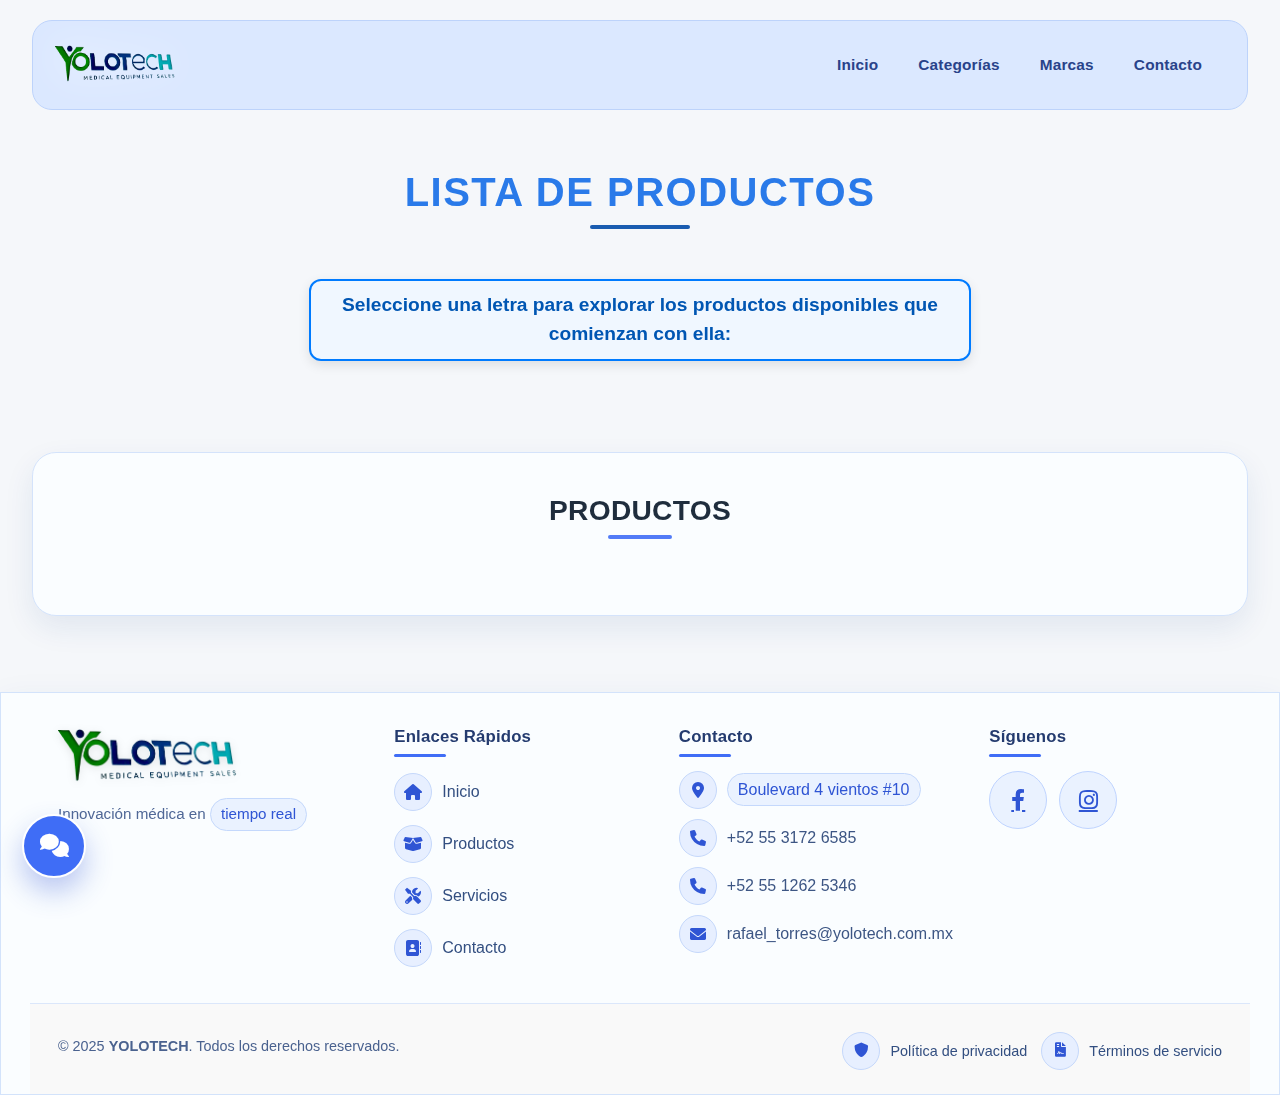
<file: Public/PM.html>
<!DOCTYPE html>
<html lang="es">
<head>
    <meta charset="UTF-8">
    <meta name="viewport" content="width=device-width, initial-scale=1.0">
    <title>YOLOTECH - Inicio</title>
    <link rel="stylesheet" href="CSS/styles.css">
    <link href="https://cdnjs.cloudflare.com/ajax/libs/font-awesome/6.0.0-beta3/css/all.min.css" rel="stylesheet">
    <link rel="icon" href="IMG/Y.png" type="image/png"> <!-- Favicon -->
    <style>
        /* --- Modernización puntual del panel de productos (PM) --- */
        .pm-modern .marcas-container-especifico {
            width: min(95%, 1360px);
            margin: 46px auto 76px;
            padding: 42px clamp(16px, 2.6vw, 34px);
            border: 1px solid #d4e3fb;
            border-radius: 24px;
            background: #fafdff;
        }

        .pm-modern .pm-title {
            margin: 0 0 24px;
            font-size: clamp(1.5rem, 2.4vw, 2rem);
            text-align: center;
            color: #1f3a73;
            letter-spacing: 0.03em;
            position: relative;
            padding-bottom: 12px;
        }

        .pm-modern .pm-title::after {
            content: "";
            position: absolute;
            left: 50%;
            transform: translateX(-50%);
            bottom: 0;
            width: 90px;
            height: 4px;
            border-radius: 999px;
            background: #3f6df6;
        }

        .pm-modern #contenedor-items {
            display: grid;
            grid-template-columns: repeat(2, minmax(0, 1fr));
            gap: 22px;
            margin-top: 8px;
        }

        .pm-modern #contenedor-items .letra-encabezado {
            grid-column: 1 / -1;
            margin: 12px 0 2px;
            padding-left: 4px;
            font-size: clamp(1.28rem, 2.1vw, 1.65rem);
            font-weight: 800;
            color: #1d3f8a;
        }

        .pm-modern #contenedor-items .producto-card {
            margin: 0 !important;
            width: 100%;
            display: grid;
            grid-template-columns: minmax(0, 1fr);
            align-items: stretch;
            gap: clamp(16px, 2vw, 26px);
            padding: clamp(16px, 2vw, 24px);
            border: 1px solid #d8e5fb;
            border-radius: 20px;
            background: #ffffff;
            box-shadow: 0 10px 24px rgba(24, 63, 126, 0.08);
            transition: transform 0.24s ease, box-shadow 0.24s ease;
        }

        .pm-modern #contenedor-items .producto-card:hover {
            transform: translateY(-2px);
            box-shadow: 0 16px 30px rgba(24, 63, 126, 0.12);
        }

        .pm-modern #contenedor-items.single-product {
            grid-template-columns: minmax(0, 1fr);
        }

        .pm-modern #contenedor-items.single-product .producto-card {
            max-width: 860px;
            justify-self: center;
        }

        .pm-modern #contenedor-items .producto-card.producto-card-solo {
            grid-column: 1 / -1;
            max-width: 860px;
            justify-self: center;
        }

        .pm-modern #contenedor-items .producto-card .producto-img {
            width: 100%;
            height: 220px;
            max-width: none !important;
            max-height: none !important;
            object-fit: contain;
            border-radius: 14px;
            border: 1px solid #e4ecfb;
            background: #f8fbff;
            padding: 12px;
            align-self: center;
        }

        .pm-modern #contenedor-items .producto-card .producto-texto {
            display: flex !important;
            flex-direction: column;
            align-items: flex-start;
            gap: 10px;
            padding: 2px 4px;
            min-width: 0;
        }

        .pm-modern #contenedor-items .producto-card h3 {
            margin: 0;
            font-size: clamp(1.1rem, 1.8vw, 1.35rem);
            line-height: 1.35;
            color: #1f3b76;
        }

        .pm-modern #contenedor-items .producto-card p {
            margin: 0;
            color: #3b537f;
            line-height: 1.52;
        }

        .pm-modern #contenedor-items .producto-card .caracteristicas-titulo {
            margin-top: 4px;
            font-size: 0.96rem;
            font-weight: 700;
            color: #2c4d8e;
            text-transform: uppercase;
            letter-spacing: 0.03em;
        }

        .pm-modern #contenedor-items .producto-card .caracteristicas-lista {
            list-style: none;
            margin: 0;
            padding: 0;
            display: grid;
            gap: 6px;
            width: 100%;
            text-align: left;
            justify-items: start;
        }

        .pm-modern #contenedor-items .producto-card .caracteristicas-lista li {
            color: #40619a;
            padding-left: 0;
            line-height: 1.48;
            text-align: left;
        }

        .pm-modern #contenedor-items .producto-card .caracteristicas-lista li::before {
            content: none;
        }

        .pm-modern #contenedor-items .producto-card .ver-mas-btn-producto {
            margin-top: 8px;
            padding: 11px 20px;
            border: 1px solid #3f6df6;
            border-radius: 11px;
            background: linear-gradient(180deg, #4f7bff 0%, #3f6df6 100%);
            color: #fff;
            font-weight: 700;
            display: inline-flex;
            align-items: center;
            gap: 8px;
            cursor: pointer;
            transition: transform 0.2s ease, box-shadow 0.2s ease, filter 0.2s ease;
        }

        .pm-modern #contenedor-items .producto-card .ver-mas-btn-producto:hover {
            transform: translateY(-1px);
            box-shadow: 0 9px 18px rgba(53, 96, 196, 0.3);
            filter: brightness(1.02);
        }

        .pm-modern #contenedor-items > p {
            margin: 4px 0 0;
            padding: 16px;
            border-radius: 12px;
            border: 1px dashed #c5d7fa;
            color: #375487;
            background: #f8fbff;
            grid-column: 1 / -1;
        }

        @media (max-width: 1000px) {
            .pm-modern .marcas-container-especifico {
                width: 94%;
                margin: 34px auto 56px;
                padding: 26px 14px;
                border-radius: 16px;
            }

            .pm-modern #contenedor-items {
                grid-template-columns: minmax(0, 1fr);
                gap: 16px;
            }

            .pm-modern #contenedor-items .producto-card {
                grid-template-columns: minmax(0, 1fr);
                gap: 14px;
                padding: 14px;
                border-radius: 15px;
            }

            .pm-modern #contenedor-items .producto-card .producto-img {
                height: 190px;
            }

            .pm-modern #contenedor-items .producto-card .producto-texto {
                gap: 8px;
            }
        }
    </style>
</head>
<body class="home-modern pm-modern">
    <canvas id="backgroundCanvas"></canvas>
    <nav class="navbar">
        <div class="logo">
            <a href="index.html">
                <img src="IMG/logoNBE.png" alt="Logo" class="logo-img">
            </a>
        </div>
        
        <!-- Menú hamburguesa (solo visible en móvil) -->
        <div class="menu-toggle" id="menuToggle">
            <i class="fas fa-bars"></i>
        </div>
        
        <!-- Menú principal -->
        <ul class="nav-links" id="navLinks">
            <li>
                <a href="index.html">
                    <span class="nav-label">Inicio</span>
                </a>
            </li>
            <li>
                <a href="categorias.html">
                    <span class="nav-label">Categorías</span>
                </a>
            </li>
            <li>
                <a href="marcas.html">
                    <span class="nav-label">Marcas</span>
                </a>
            </li>
            <li>
                <a href="contacto.html">
                    <span class="nav-label">Contacto</span>
                </a>
            </li>
        </ul>
    </nav>

    <section class="marca-seleccionada">
        <div class="marca-nombre-contenedor">
            <p id="marca-nombre" class="pm-marca-nombre"></p> <!-- Contenedor para el texto dinámico -->
        </div>
        <h3>LISTA DE PRODUCTOS</h3>
        <div class="letra-selector">
            <p class="letra-instrucciones">Seleccione una letra para explorar los productos disponibles que comienzan con ella:</p>
            <ul class="letra-lista">
                <!-- Las letras se generarán dinámicamente con JavaScript -->
            </ul>
        </div>
    </section>

    <section class="marcas-container marcas-container-especifico">
        <h2 class="pm-title">PRODUCTOS</h2>
        <div id="contenedor-items"></div>
    </section>
    
    <footer class="footer">
        <div class="footer-grid">
            <!-- Sección 1: Logo y descripción -->
            <div class="footer-brand">
                <img src="IMG/logoNBE.png" alt="Logo" class="footer-logo">
                <p class="footer-brand-copy">Innovación médica en <span class="footer-chip">tiempo real</span></p>
            </div>
    
            <!-- Sección 2: Enlaces rápidos -->
            <div class="footer-section">
                <h3 class="footer-title">Enlaces Rápidos</h3>
                <ul class="footer-links">
                    <li><a href="index.html"><i class="fas fa-house"></i> Inicio</a></li>
                    <li><a href="marcas.html"><i class="fas fa-box-open"></i> Productos</a></li>
                    <li><a href="servicio.html"><i class="fas fa-screwdriver-wrench"></i> Servicios</a></li>
                    <li><a href="contacto.html"><i class="fas fa-address-book"></i> Contacto</a></li>
                </ul>
            </div>
    
            <!-- Sección 3: Contacto -->
            <div class="footer-section">
                <h3 class="footer-title">Contacto</h3>
                <div class="footer-contact">
                    <p><i class="fas fa-location-dot"></i><span class="footer-chip">Boulevard 4 vientos #10</span></p>
                    <p><i class="fas fa-phone"></i> +52 55 3172 6585</p>
                    <p><i class="fas fa-phone"></i> +52 55 1262 5346</p>
                    <p><i class="fas fa-envelope"></i>rafael_torres@yolotech.com.mx</p>
                </div>
            </div>
    
            <!-- Sección 4: Redes sociales -->
            <div class="footer-section">
                <h3 class="footer-title">Síguenos</h3>
                <div class="footer-social">
                    <a href="https://www.facebook.com/profile.php?id=61573914026623" class="social-icon" aria-label="Facebook"><i class="fab fa-facebook-f"></i></a>
                    <a href="https://www.instagram.com/yolotech_?igsh=NXkyZzVhM3RnazBy" class="social-icon" aria-label="Instagram"><i class="fab fa-instagram"></i></a>
                </div>
            </div>
        </div>
    
        <div class="footer-bottom">
            <p>&copy; 2025 <strong>YOLOTECH</strong>. Todos los derechos reservados.</p>
            <div class="footer-legal">
                <a href="privacidad.html"><i class="fas fa-shield-alt"></i> Política de privacidad</a>
                <a href="servicio.html"><i class="fas fa-file-contract"></i> Términos de servicio</a>
            </div>
        </div>
    </footer>

    <div class="chat-bubble" id="chatBubble">
        <i class="fas fa-comments"></i>
    </div>

    <div class="chat-widget" id="chatWidget">
        <div class="chat-header">
            <h3>¡Hola!</h3>
            <p>¿En qué podemos ayudarte?</p>
            <span class="close-chat" id="closeChat">&times;</span>
        </div>
        <div class="chat-body">
            <textarea id="chatMessage" placeholder="Escribe tu mensaje aquí..."></textarea>
            <div class="chat-actions">
                <a id="sendWhatsApp" class="chat-button whatsapp-button" target="_blank">
                    <i class="fab fa-whatsapp"></i> WhatsApp
                </a>
                <a id="sendEmail" class="chat-button email-button" href="#">
                    <i class="fas fa-envelope"></i> Correo
                </a>
            </div>
        </div>
    </div>
    
    <!-- JavaScript -->
    <script>
        // Menú hamburguesa
        document.addEventListener('DOMContentLoaded', function() {
            const menuToggle = document.getElementById('menuToggle');
            const navLinks = document.getElementById('navLinks');
            const dropdowns = document.querySelectorAll('.dropdown');
            
            // Toggle del menú principal
            menuToggle.addEventListener('click', function() {
                navLinks.classList.toggle('active');
                this.querySelector('i').classList.toggle('fa-bars');
                this.querySelector('i').classList.toggle('fa-times');
            });
            
            // Dropdowns en móvil
            dropdowns.forEach(dropdown => {
                const link = dropdown.querySelector('a');
                
                link.addEventListener('click', function(e) {
                    if (window.innerWidth <= 992) {
                        e.preventDefault();
                        dropdown.classList.toggle('active');
                        
                        // Cerrar otros dropdowns
                        dropdowns.forEach(otherDropdown => {
                            if (otherDropdown !== dropdown) {
                                otherDropdown.classList.remove('active');
                            }
                        });
                    }
                });
            });
            
            // Cerrar menú al hacer clic en un enlace
            document.querySelectorAll('.nav-links a').forEach(link => {
                link.addEventListener('click', function() {
                    if (window.innerWidth <= 992) {
                        navLinks.classList.remove('active');
                        menuToggle.querySelector('i').classList.add('fa-bars');
                        menuToggle.querySelector('i').classList.remove('fa-times');
                    }
                });
            });
        });
        
        // Control de video
        document.addEventListener('DOMContentLoaded', function() {
            const video = document.querySelector('.video');
            
            // Pausar/reproducir al hacer clic
            video.addEventListener('click', function() {
                if (this.paused) {
                    this.play();
                } else {
                    this.pause();
                }
            });
            
            // Reproducir automáticamente (con mute)
            video.play();
        });
    </script>
    <script src="JS/script.js"></script>
    <script type="module" src="JS/pm.js"></script>
    <script src="JS/ayuda.js"></script>
</body>
</html>
</file>
<file: Public/CSS/styles.css>
* {
    margin: 0;
    padding: 0;
    box-sizing: border-box;
    font-family: 'Segoe UI', Tahoma, Geneva, Verdana, sans-serif;
}

body {
    background-color: #f5f7fa;
    padding-top: 20px;
    transition: background-color 0.5s ease, color 0.5s ease;
}

/* ---- Navbar ---- */
.navbar {
    position: relative;
    top: 0px;
    left: 50%;
    transform: translateX(-50%);
    width: 95%;
    max-width: 1400px;
    height: 90px;
    background: white;
    border-radius: 40px;
    box-shadow: 0 10px 30px rgba(0, 0, 0, 0.1);
    display: flex;
    justify-content: space-between;
    align-items: center;
    padding: 0 50px;
    z-index: 1000;
    transition: background-color 0.5s ease, box-shadow 0.5s ease;
    margin-top: 20px; /* Agregar espacio en la parte superior */
}

/* Estilo del botón hamburguesa */
.menu-toggle {
    display: none;
    position: absolute;
    right: 30px;
    font-size: 2rem;
    cursor: pointer;
    z-index: 1100;
    color: #333;
}

/* Ajustar el menú desplegable para que aparezca pegado al botón hamburguesa */
.nav-links {
    display: flex;
    flex-direction: row; /* Mostrar los elementos en línea horizontal */
    position: static; /* Eliminar posición absoluta */
    width: auto; /* Ajustar al contenido */
    background: none; /* Sin fondo */
    box-shadow: none; /* Sin sombra */
    padding: 0; /* Sin relleno */
    gap: 30px; /* Espaciado entre elementos */
    transform: none; /* Sin transformaciones */
    opacity: 1; /* Totalmente visible */
    overflow: visible; /* Sin restricciones */
    list-style: none; /* Elimina los puntos de la lista */
    margin: 0; /* Asegura que no haya margen adicional */
}

/* Mostrar el menú desplegable cuando está activo */
.nav-links.active {
    transform: scaleY(1); /* Mostrar el menú desplegable */
    opacity: 1;
}

.nav-links li {
    width: 100%;
    text-align: center;
    list-style: none; /* Asegura que los elementos individuales no tengan puntos */
}

/* Reducir ligeramente el tamaño del texto de los elementos del menú principal y desplegable */
.nav-links a {
    display: block;
    padding: 10px 18px; /* Espaciado interno ajustado */
    font-size: 18px; /* Reducir el tamaño de fuente */
    font-weight: bold;
    color: #333;
    text-decoration: none;
    border-radius: 5px;
    transition: background-color 0.3s ease, color 0.3s ease;
}

.nav-links a:hover {
    background: #f0f7ff;
    color: #2a7ae9;
}

/* Logo */
.logo {
    width: 120px;
    height: 50px;
    display: flex;
    align-items: center;
    justify-content: center;
    flex-shrink: 0;
}

.logo-img {
    width: 100%;
    height: auto;
    object-fit: contain;
    max-width: 120px;
    min-width: 80px;
    filter: drop-shadow(0 0 20px rgba(255, 255, 255, 0.8));
}

/* Theme Toggle */
.theme-toggle {
    position: fixed;
    left: 20px;
    bottom: 20px;
    width: 50px;
    height: 50px;
    background: linear-gradient(135deg, #f9d71c, #f39c12);
    border-radius: 50%;
    display: flex;
    align-items: center;
    justify-content: center;
    box-shadow: 0 4px 15px rgba(0, 0, 0, 0.2);
    cursor: pointer;
    transition: all 0.3s ease-in-out;
    z-index: 9999;
}

.theme-toggle:hover {
    transform: scale(1.1);
}

.theme-toggle.night {
    background: linear-gradient(135deg, #2c3e50, #34495e);
}

.theme-toggle i {
    font-size: 18px;
    color: white;
    transition: transform 0.3s ease-in-out, opacity 0.3s ease-in-out;
}

.theme-toggle.night i {
    transform: rotate(180deg);
}

/* Animations */
@keyframes fadeIn {
    from {
        opacity: 0;
        transform: translateY(-10px);
    }
    to {
        opacity: 1;
        transform: translateY(0);
    }
}

/* ---- Video Hero Section ---- */
.video-container {
    position: relative;
    top: 20px;
    width: 100%;
    height: 90vh;
    overflow: hidden;
}

.video {
    width: 100%;
    height: 100%;
    object-fit: cover;
    object-position: center bottom;
    display: block;
    border-radius: 20px;
    box-shadow: 0 4px 15px rgba(0, 0, 0, 0.2);
    -webkit-mask-image: linear-gradient(to bottom, transparent, black 10%, black 85%, transparent);
    mask-image: linear-gradient(to bottom, transparent, black 10%, black 85%, transparent);
    -webkit-mask-composite: destination-in;
    mask-composite: intersect;
    position: relative;
    z-index: 1; /* Asegúrate de que el video esté debajo de la superposición */
}

/* Superposición blanca para el efecto de fade */
.video-overlay {
    position: absolute;
    top: 0;
    left: 0;
    width: 100%;
    height: 100%;
    background-color: white;
    opacity: 0;
    transition: opacity 0.5s ease-in-out;
    z-index: 2; /* Asegúrate de que esté encima del video */
}

/* Ocultar controles del video */
video::-webkit-media-controls {
    display: none !important;
}

video::-webkit-media-controls-enclosure {
    display: none !important;
}

video::-webkit-media-controls-panel {
    display: none !important;
}

.video-text {
    position: absolute;
    top: 50%;
    left: 50%;
    transform: translate(-50%, -50%);
    text-align: center;
    color: white;
    z-index: 2;
    pointer-events: auto;
    transition: transform 0.3s ease, color 0.3s ease;
}

.video-text h1 {
    font-size: 5rem;
    font-weight: bold;
    margin: 0;
    text-shadow: 0 6px 20px rgba(0, 0, 0, 0.8);
    transition: transform 0.3s ease, color 0.3s ease;
}

.video-text p {
    font-size: 2rem;
    margin: 10px 0 0;
    text-shadow: 0 4px 15px rgba(0, 0, 0, 0.7);
    transition: transform 0.3s ease, color 0.3s ease;
}

.video-text:hover h1 {
    transform: scale(1.1);
    color: hsl(37, 89%, 81%);
}

.video-text:hover p {
    transform: scale(1.05);
    color: hsl(37, 89%, 81%);
}

/* ---- Marcas Section ---- */
.marcas-container {
    text-align: center;
    padding: 60px 20px;
    margin: 50px auto;
    max-width: 1400px;
}

/* Estilo para los encabezados h4 dentro del contenedor de marcas */
.marcas-container h4 {
    font-size: 1rem; /* Reducir el tamaño de fuente */
    font-weight: bold; /* Negrita */
    color: #2a7ae9; /* Color azul */
    text-align: center; /* Centrar el texto */
    margin-top: 10px; /* Espaciado superior */
    margin-bottom: 10px; /* Espaciado inferior */
    text-transform: uppercase; /* Convertir texto a mayúsculas */
    letter-spacing: 0.5px; /* Reducir el espaciado entre letras */
    transition: none; /* Eliminar transiciones */
}

/* Estilo para los encabezados h3 dentro del contenedor de marcas */
.marcas-container h3 {
    font-size: 1.2rem; /* Reducir el tamaño de fuente */
    font-weight: bold; /* Negrita */
    color: #2a7ae9; /* Color azul */
    text-align: center; /* Centrar el texto */
    margin-top: 15px; /* Espaciado superior */
    margin-bottom: 15px; /* Espaciado inferior */
    text-transform: uppercase; /* Convertir texto a mayúsculas */
    letter-spacing: 0.5px; /* Reducir el espaciado entre letras */
    line-height: 1.4; /* Altura de línea */
    transition: none; /* Eliminar transiciones */
}

/* Estilo específico para el contenedor de marcas en marcas.html */
.marcas-container-especifico {
    background: rgba(249, 249, 249, 0.8); /* Fondo claro con transparencia */
    border-radius: 15px; /* Bordes redondeados */
    box-shadow: 0 4px 15px rgba(0, 0, 0, 0.1); /* Sombra ligera */
    padding: 50px; /* Espaciado interno */
    margin: 40px auto; /* Centrar y agregar margen superior/inferior */
    max-width: 1400px; /* Igualar el ancho máximo al de la navbar */
    width: 95%; /* Igualar el ancho al de la navbar */
    text-align: center; /* Centrar el texto */
}

.marcas-container-especifico h2 {
    font-size: 2rem; /* Tamaño de fuente más grande */
    font-weight: bold; /* Negrita */
    color: #2a7ae9; /* Color azul */
    margin-bottom: 20px; /* Espaciado inferior */
    text-transform: uppercase; /* Convertir texto a mayúsculas */
}

.marcas-container-especifico h3 {
    font-size: 1.2rem; /* Tamaño de fuente */
    font-weight: bold; /* Negrita */
    color: #333; /* Color gris oscuro */
    margin-bottom: 30px; /* Espaciado inferior */
    text-transform: uppercase; /* Convertir texto a mayúsculas */
    letter-spacing: 1px; /* Espaciado entre letras */
}

/* Estilo general para h3 */
h3 {
    font-size: 1.4rem; /* Tamaño de fuente general */
    font-weight: 600; /* Peso de fuente */
    color: #333; /* Color del texto */
    margin-bottom: 20px; /* Espaciado inferior */
    text-align: left; /* Alinear a la izquierda por defecto */
}

/*prueba
/* Título de productos disponibles */
.productos-container h3 {
  font-size: 1.8rem;
  font-weight: bold;
  color: #333;
  text-align: center;
  margin: 30px 0; /* Aumentar el margen superior e inferior */
}

.marcas-grid {
    display: flex;
    flex-wrap: wrap;
    justify-content: center;
    align-items: center;
    gap: 50px;
    padding: 30px;
}

.marcas-grid img {
    width: 250px;
    height: auto;
    object-fit: contain;
    transition: all 0.4s ease;
    filter: grayscale(20%);
}

.marcas-grid img:hover {
    transform: scale(1.15);
}

.ver-mas-btn {
    display: inline-block;
    margin: 40px auto 0;
    padding: 12px 30px;
    background: linear-gradient(135deg, #2a7ae9, #1a5cb0);
    color: white;
    text-align: center;
    text-decoration: none; /* Quitar subrayado */
    border-radius: 30px;
    font-size: 1.1rem;
    font-weight: 600;
    cursor: pointer;
    transition: all 0.3s ease;
    box-shadow: 0 4px 15px rgba(42, 122, 233, 0.3);
}

.ver-mas-btn:hover {
    transform: translateY(-3px);
    box-shadow: 0 6px 20px rgba(42, 122, 233, 0.4);
}

.ver-mas-btn:active {
    transform: translateY(1px);
}

/* Estilo para el botón "Ver productos" */
.ver-productos-btn {
    display: inline-block;
    margin-top: 15px;
    padding: 10px 20px;
    background: linear-gradient(135deg, #2a7ae9, #1a5cb0); /* Fondo degradado */
    color: white;
    border: none;
    border-radius: 20px;
    font-size: 1rem;
    font-weight: bold;
    cursor: pointer;
    transition: background-color 0.3s ease, transform 0.3s ease;
}

.ver-productos-btn:hover {
    background: linear-gradient(135deg, #1a5cb0, #2a7ae9); /* Cambiar degradado al pasar el cursor */
    transform: scale(1.05); /* Aumentar ligeramente el tamaño */
}

.ver-productos-btn:active {
    transform: scale(0.95); /* Reducir ligeramente el tamaño al hacer clic */
}

/* Botón "Ver más" para productos */
.ver-mas-btn-producto {
  display: inline-block;
  margin-top: 10px; /* Reduce el espacio superior del botón */
  padding: 10px 20px;
  background: #fff;
  color: #333;
  border: 2px solid #333;
  border-radius: 8px;
  font-size: 1rem;
  font-weight: bold;
  cursor: pointer;
  text-align: center;
  transition: background-color 0.3s ease, color 0.3s ease, transform 0.3s ease;
}

.ver-mas-btn-producto:hover {
  background: #333;
  color: #fff;
  transform: scale(1.05);
}

/* ---- Footer ---- */
.footer {
    background: #ffffff;
    color: #333;
    padding: 60px 0 0;
    background: #ffffff;
    color: #333;
    padding: 60px 0 0;
    font-size: 1rem;
    border-top: 1px solid rgba(0, 0, 0, 0.05);
    transition: all 0.5s ease;
}

.footer-grid {
    display: grid;
    grid-template-columns: repeat(auto-fit, minmax(250px, 1fr));
    gap: 40px;
    max-width: 1200px;
    margin: 0 auto;
    padding: 0 20px;
}

.footer-brand {
    max-width: 300px;
}

.footer-logo {
    width: 180px;
    margin-bottom: 20px;
    filter: drop-shadow(0 2px 4px rgba(0,0,0,0.1));
}

.footer-slogan {
    font-size: 0.95rem;
    line-height: 1.6;
    opacity: 0.8;
}

.footer-title {
    font-size: 1.2rem;
    margin-bottom: 20px;
    color: #2a7ae9;
    position: relative;
    padding-bottom: 10px;
}

.footer-title::after {
    content: "";
    position: absolute;
    left: 0;
    bottom: 0;
    width: 40px;
    height: 2px;
    background: #2a7ae9;
}

.footer-links li {
    margin-bottom: 12px;
    list-style: none;
}

.footer-links a {
    color: #555;
    text-decoration: none;
    transition: all 0.3s ease;
    display: inline-block;
}

.footer-links a:hover {
    color: #2a7ae9;
    transform: translateX(5px);
}

.footer-contact p {
    margin-bottom: 15px;
    display: flex;
    align-items: center;
    gap: 10px;
}

.footer-contact i {
    width: 20px;
    color: #2a7ae9;
}

.footer-social {
    display: flex;
    gap: 15px;
}

.social-icon {
    width: 40px;
    height: 40px;
    border-radius: 50%;
    background: #f5f7fa;
    display: flex;
    align-items: center;
    justify-content: center;
    color: #555;
    transition: all 0.3s ease;
}

.social-icon:hover {
    background: #2a7ae9;
    color: white;
    transform: translateY(-3px);
}

.footer-bottom {
    background: #f9f9f9;
    padding: 20px;
    text-align: center;
    margin-top: 50px;
    font-size: 0.9rem;
}

.footer-legal {
    display: flex;
    justify-content: center;
    gap: 20px;
    margin-top: 10px;
}

.footer-legal a {
    color: #777;
    text-decoration: none;
    transition: color 0.3s ease;
}

.footer-legal a:hover {
    color: #2a7ae9;
}

/* ---- Themes ---- */
/* Day Theme */
body.day {
    background-color: #f5f7fa;
    color: #333;
}

.navbar.day {
    background: white;
    box-shadow: 0 10px 30px rgba(0, 0, 0, 0.1);
}

.nav-links a.day {
    color: #333;
    background: transparent;
}

.nav-links a.day:hover {
    background: #f0f7ff;
    color: #2a7ae9;
}

/* Night Theme */
body.night {
    background-color: #2c3e50;
    color: #ecf0f1;
}

.navbar.night {
    background: #34495e;
    box-shadow: 0 10px 30px rgba(0, 0, 0, 0.5);
}

.nav-links a.night {
    color: #ecf0f1;
    background: transparent;
}

.nav-links a.night:hover {
    background: #3b4a5a;
    color: #1abc9c;
}

body.night .logo-img {
    filter: drop-shadow(0 0 20px rgba(255, 255, 255, 0.8));
}

body.night .ver-mas-btn {
    background: linear-gradient(135deg, #1abc9c, #16a085);
    box-shadow: 0 4px 15px rgba(26, 188, 156, 0.3);
}

body.night .footer {
    background: #2c3e50;
    color: #ecf0f1;
    border-top: 1px solid rgba(255, 255, 255, 0.05);
}

body.night .footer-links a,
body.night .footer-contact p,
body.night .footer-slogan {
    color: #bdc3c7;
}

body.night .footer-bottom {
    background: #34495e;
    color: #ecf0f1;
}

body.night .social-icon {
    background: #3b4a5a;
    color: #ecf0f1;
}

/* ---- Responsive Styles ---- */
@media (max-width: 1200px) {
    .navbar {
        width: 98%;
    }
    
    .video-text h1 {
        font-size: 4rem;
    }
    
    .video-text p {
        font-size: 1.8rem;
    }
}

@media (max-width: 992px) {
    .navbar {
        padding: 0 30px;
        height: 80px;
    }
    
    .nav-links {
        display: flex;
        flex-direction: column;
        position: absolute;
        top: 100%; /* Justo debajo del navbar */
        right: 0; /* Alineado a la esquina derecha */
        width: 280px; /* Ancho más grande del menú */
        background: white;
        box-shadow: 0 8px 20px rgba(0, 0, 0, 0.15);
        padding: 20px; /* Más espacio interno */
        gap: 20px; /* Más espacio entre elementos */
        border-radius: 10px; /* Bordes redondeados */
        z-index: 1000;
        transform: scaleY(0); /* Oculto inicialmente */
        transform-origin: top right; /* Animación desde la esquina superior derecha */
        opacity: 0;
        overflow: hidden;
        transition: transform 0.3s ease-in-out, opacity 0.3s ease-in-out;
    }
    
    .nav-links.active {
        transform: scaleY(1); /* Mostrar el menú desplegable */
        opacity: 1;
    }
    
    .nav-links li {
        width: 100%; /* Asegurar que los elementos ocupen todo el ancho del menú */
        text-align: left; /* Alinear el texto a la izquierda */
        list-style: none; /* Sin puntos de lista */
    }
    
    .nav-links a {
        display: block;
        padding: 15px 20px; /* Más espacio interno en los enlaces */
        font-size: 18px; /* Tamaño de fuente más grande */
        font-weight: bold;
        color: #333;
        text-decoration: none;
        border-radius: 5px;
        transition: background-color 0.3s ease, color 0.3s ease;
    }
    
    .nav-links a:hover {
        background: #f0f7ff;
        color: #2a7ae9;
    }
    
    .menu-toggle {
        display: block; /* Mostrar el botón hamburguesa */
    }
    
    .logo {
        width: 100px;
    }
    
    .video-container {
        height: 50vh;
    }
    
    .video-text h1 {
        font-size: 3rem;
    }
    
    .video-text p {
        font-size: 1.2rem;
    }
    
    .marcas-grid img {
        width: 200px;
    }

    .footer {
        padding: 20px 0; /* Reducir el padding del footer */
        font-size: 0.9rem; /* Reducir el tamaño de fuente */
    }

    .footer-grid {
        grid-template-columns: 1fr; /* Mostrar las secciones en una sola columna */
        gap: 20px; /* Reducir el espacio entre secciones */
        text-align: center; /* Centrar el contenido */
    }

    .footer-logo {
        width: 100px; /* Reducir el tamaño del logo */
        margin: 0 auto 10px;
    }

    .footer-title {
        font-size: 1rem; /* Reducir el tamaño de los títulos */
        margin-bottom: 10px;
    }

    .footer-contact p {
        font-size: 0.9rem; /* Reducir el tamaño del texto de contacto */
        margin-bottom: 10px;
    }

    .footer-social {
        justify-content: center; /* Centrar los íconos sociales */
        gap: 10px; /* Reducir el espacio entre íconos */
    }

    .footer-bottom {
        padding: 10px; /* Reducir el padding inferior */
        font-size: 0.8rem; /* Reducir el tamaño de fuente */
    }

    .footer-legal {
        flex-direction: column; /* Mostrar los enlaces legales en una columna */
        gap: 10px; /* Reducir el espacio entre enlaces */
    }

    
    .producto-card {
        flex-direction: column; /* Cambia a diseño vertical */
        align-items: center; /* Centra los elementos */
        text-align: center; /* Centra el texto */
        padding: 15px; /* Agrega un poco de padding interno */
    }

    .producto-card .producto-img {
        width: 80%; /* Reduce el tamaño de la imagen */
        height: auto; /* Ajusta la altura automáticamente */
        margin-bottom: 10px; /* Espaciado entre la imagen y el texto */
    }

    .producto-card .producto-texto {
        display: flex; /* Asegura que el texto siga visible */
        flex-direction: column; /* Alinea los elementos en columna */
        align-items: center; /* Centra el texto */
        padding: 10px; /* Reduce el padding interno */
    }

    .producto-card h3 {
        font-size: 1.4rem; /* Ajusta el tamaño del título */
        margin-bottom: 10px; /* Espaciado inferior */
        font-weight: bold; /* Negrita para destacar el título */
    }

    .ver-mas-btn-producto {
        margin-top: 10px; /* Espaciado superior del botón */
        padding: 10px 20px; /* Ajusta el tamaño del botón */
        font-size: 1rem; /* Ajusta el tamaño del texto del botón */
    }
}

@media (max-width: 1000px) {
  .producto-card {
    flex-direction: column !important; /* Cambia a diseño vertical */
    align-items: center; /* Centra los elementos */
    text-align: center; /* Centra el texto */
    padding: 10px; /* Reduce el padding interno */
    gap: 10px; /* Espaciado entre los elementos */
    background: none !important; /* Quita el color de fondo */
  }

  .producto-card .producto-img {
    order: 1; /* Asegura que la imagen esté arriba */
    width: 70%; /* Reduce el tamaño de la imagen */
    height: auto; /* Ajusta la altura automáticamente */
    margin-bottom: 10px; /* Espaciado entre la imagen y el texto */
    display: block; /* Asegura que la imagen sea visible */
  }

  .producto-card h3 {
    order: 2; /* Asegura que el título esté debajo de la imagen */
    display: block !important; /* Asegura que el título sea visible */
    font-size: 1.2rem; /* Ajusta el tamaño del título */
    margin-bottom: 10px; /* Espaciado inferior */
    font-weight: bold; /* Negrita para destacar el título */
    color: #333; /* Color del texto */
    text-align: center;
  }

  .ver-mas-btn-producto {
    order: 3; /* Asegura que el botón esté debajo del título */
    display: block !important; /* Asegura que el botón sea visible */
    margin-top: 10px; /* Espaciado superior del botón */
    padding: 8px 16px; /* Ajusta el tamaño del botón */
    font-size: 0.9rem; /* Ajusta el tamaño del texto del botón */
    background: #fff; /* Fondo blanco */
    color: #333; /* Color del texto */
    border: 2px solid #333; /* Borde del botón */
    border-radius: 8px; /* Bordes redondeados */
    cursor: pointer; /* Cambia el cursor al pasar sobre el botón */
    text-align: center; /* Centra el texto dentro del botón */
    transition: background-color 0.3s ease, color 0.3s ease, transform 0.3s ease;
  }

  .ver-mas-btn-producto:hover {
    background: #333; /* Fondo negro al pasar el cursor */
    color: #fff; /* Texto blanco al pasar el cursor */
    transform: scale(1.05); /* Aumenta ligeramente el tamaño */
  }

  /* Mostrar el contenedor de texto */
  .producto-card .producto-texto {
    display: flex !important; /* Asegura que el contenedor de texto sea visible */
    flex-direction: column;
    align-items: center;
    text-align: center;
    padding: 10px; /* Espaciado interno */
    background: none !important; /* Quita el color de fondo */
  }

  /* Ocultar elementos específicos dentro del contenedor de texto */
  .producto-card p,
  .producto-card ul,
  .producto-card .caracteristicas-titulo {
    display: none !important; /* Oculta el resto del contenido */
  }
}

@media (max-width: 768px) {
    .navbar {
        height: 70px;
        border-radius: 20px;
    }
    
    .nav-links {
        display: flex;
        flex-direction: column;
        position: absolute;
        top: 100%; /* Justo debajo del navbar */
        right: 10px; /* Alineado al lado derecho */
        width: 200px; /* Menú más pequeño */
        background: white;
        box-shadow: 0 8px 20px rgba(0, 0, 0, 0.15);
        padding: 10px;
        gap: 10px;
        border-radius: 10px; /* Bordes redondeados */
        z-index: 1000;
        transform: scaleY(0); /* Oculto inicialmente */
        transform-origin: top right; /* Animación desde la esquina superior derecha */
        opacity: 0;
        overflow: hidden;
        transition: transform 0.3s ease-in-out, opacity 0.3s ease-in-out;
    }
    
    .nav-links.active {
        transform: scaleY(1); /* Mostrar el menú desplegable */
        opacity: 1;
    }
    
    .nav-links li {
        width: 100%; /* Asegurar que los elementos ocupen todo el ancho del menú */
        text-align: left; /* Alinear el texto a la izquierda */
        list-style: none; /* Sin puntos de lista */
    }
    
    .nav-links a {
        display: block;
        padding: 8px 10px; /* Reducir el padding para que quepan todos los elementos */
        font-size: 14px; /* Reducir el tamaño de fuente */
        font-weight: bold;
        color: #333;
        text-decoration: none;
        border-radius: 5px;
        transition: background-color 0.3s ease, color 0.3s ease;
    }
    
    .nav-links a:hover {
        background: #f0f7ff;
        color: #2a7ae9;
    }
    
    .menu-toggle {
        display: block; /* Mostrar el botón hamburguesa */
    }
    
    .logo {
        width: 80px;
    }
    
    .menu-toggle {
        display: block;
        font-size: 1.5rem;
        top: 20px;
    }
    
    .video-container {
        height: 40vh;
    }
    
    .video-text h1 {
        font-size: 2.5rem;
    }
    
    .video-text p {
        font-size: 1rem;
    }
    
    .marcas-grid {
        gap: 20px;
    }
    
    .marcas-grid img {
        width: 120px;
    }
    
    .ver-mas-btn {
        padding: 10px 25px;
        font-size: 1rem;
    }
    
    .footer-grid {
        grid-template-columns: 1fr;
        text-align: center;
        gap: 30px;
    }
    
    .footer-brand {
        max-width: 100%;
        margin: 0 auto;
    }
    
    .footer-logo {
        margin: 0 auto 20px;
    }
    
    .footer-title {
        text-align: center;
    }
    
    .footer-title::after {
        left: 50%;
        transform: translateX(-50%);
    }
    
    .footer-social {
        justify-content: center;
    }
}

@media (max-width: 1000px) {
  .producto-card {
    flex-direction: column !important; /* Cambia a diseño vertical */
    align-items: center; /* Centra los elementos */
    text-align: center; /* Centra el texto */
    padding: 10px; /* Reduce el padding interno */
    gap: 10px; /* Espaciado entre los elementos */
  }

  .producto-card .producto-img {
    order: 1; /* Asegura que la imagen esté arriba */
    width: 70%; /* Reduce el tamaño de la imagen */
    height: auto; /* Ajusta la altura automáticamente */
    margin-bottom: 10px; /* Espaciado entre la imagen y el texto */
    display: block; /* Asegura que la imagen sea visible */
  }

  .producto-card h3 {
    display: block !important;
    font-size: 1.2rem;
    margin-bottom: 10px;
    font-weight: bold;
    color: #333;
    text-align: center;
  }

  .ver-mas-btn-producto {
    display: block !important;
    margin-top: 10px;
    padding: 8px 16px;
    font-size: 0.9rem;
    background: #fff;
    color: #333;
    border: 2px solid #333;
    border-radius: 8px;
    cursor: pointer;
    text-align: center;
  }

  .producto-card .producto-texto,
  .producto-card p,
  .producto-card ul,
  .producto-card .caracteristicas-titulo {
    display: none !important; /* Oculta el resto del contenido */
  }
}

/* Mostrar el logo y los elementos importantes del footer en pantallas pequeñas */
@media (max-width: 1200px),
       (max-width: 992px),
       (max-width: 768px),
       (max-width: 576px) {
    /* Ocultar elementos no esenciales */
    .footer-grid, /* Ocultar la cuadrícula del footer */
    .footer-social, /* Ocultar los íconos sociales */
    .footer-contact, /* Ocultar la información de contacto */
    .footer-links { /* Ocultar los enlaces del footer */
        display: none;
    }

    /* Mostrar el logo */
    .footer-brand {
        display: flex !important; /* Asegurar que se muestre */
        flex-direction: column;
        align-items: center;
        justify-content: center;
        gap: 10px;
        text-align: center;
    }

    .footer-logo {
        display: block !important; /* Asegurar que el logo sea visible */
        margin: 0 auto 10px;
        width: 120px; /* Ajustar el tamaño del logo */
    }

    /* Mantener los elementos legales */
    .footer-bottom {
        display: flex;
        flex-direction: column;
        align-items: center;
        justify-content: center;
        padding: 10px;
        font-size: 0.8rem; /* Reducir el tamaño de fuente */
        text-align: center;
        background: none; /* Eliminar el fondo */
        box-shadow: none; /* Eliminar cualquier sombra */
    }

    .footer-legal {
        display: flex;
        flex-direction: column; /* Alinear la información legal en una sola columna */
        gap: 5px;
        background: none; /* Eliminar el fondo */
    }
}

/* Prevent zoom on inputs in iOS */
@media screen and (max-width: 767px) {
    input, select, textarea {
        font-size: 16px;
    }
}

@keyframes fadeIn {
    from { opacity: 0; transform: translateY(-10px); }
    to { opacity: 1; transform: translateY(0); }
}

/* Responsive images outside brands section */
img {
    max-width: 100%;
    height: auto;
}

/* Estilo mejorado para el menú desplegable */
.dropdown {
    position: relative;
    display: inline-block;
}

.dropdown-content {
    display: none;
    position: absolute;
    top: 100%;
    left: 0;
    background: white;
    min-width: 200px;
    padding: 15px 20px;
    border-radius: 10px;
    box-shadow: 0 8px 20px rgba(0, 0, 0, 0.15);
    z-index: 1000;
    transition: opacity 0.3s ease, transform 0.3s ease;
    opacity: 0;
    transform: translateY(10px);
}

.dropdown:hover .dropdown-content {
    display: block;
    opacity: 1;
    transform: translateY(0);
}

.dropdown-content a {
    display: block;
    padding: 10px 15px;
    text-decoration: none;
    color: #333;
    font-size: 16px;
    border-radius: 5px;
    transition: background-color 0.3s ease, color 0.3s ease;
}

.dropdown-content a:hover {
    background-color: #f0f7ff;
    color: #2a7ae9;
}

/* Ajustar los elementos del menú principal en pantallas grandes */
@media (min-width: 993px) {
    .nav-links {
        display: flex;
        flex-direction: row; /* Mostrar los elementos en línea horizontal */
        justify-content: center; /* Centrar los elementos */
        align-items: center; /* Alinear verticalmente */
        gap: 25px; /* Espaciado uniforme entre los botones */
        list-style: none; /* Eliminar los puntos de lista */
        padding: 0;
        margin: 0;
    }

    .nav-links li {
        flex: 1; /* Asegurar que todos los botones tengan el mismo tamaño */
        text-align: center;
    }

    .nav-links a {
        display: inline-block;
        padding: 10px 20px; /* Espaciado interno ajustado */
        font-size: 18px; /* Tamaño de fuente consistente */
        font-weight: bold;
        color: #333; /* Solo texto visible */
        text-decoration: none;
        background: none; /* Sin fondo */
        transition: background-color 0.3s ease, color 0.3s ease, transform 0.2s ease;
    }

    .nav-links a:hover {
        background: #f0f7ff; /* Fondo al pasar el cursor */
        color: #2a7ae9; /* Color del texto al pasar el cursor */
        transform: translateY(-2px); /* Efecto de elevación */
    }
}

/* Ocultar elementos del footer en todas las media queries con max-width */
@media (max-width: 1200px),
       (max-width: 992px),
       (max-width: 768px),
       (max-width: 576px) {
    .footer-grid, /* Ocultar la cuadrícula del footer */
    .footer-social, /* Ocultar los íconos sociales */
    .footer-brand, /* Ocultar la marca del footer */
    .footer-contact, /* Ocultar la información de contacto */
    .footer-links { /* Ocultar los enlaces del footer */
        display: none;
    }

    .footer-bottom {
        display: flex;
        flex-direction: column;
        align-items: center;
        justify-content: center;
        padding: 10px;
        font-size: 0.8rem; /* Reducir el tamaño de fuente */
        text-align: center;
        background: none; /* Eliminar el fondo */
        box-shadow: none; /* Eliminar cualquier sombra */
    }

    .footer-legal {
        flex-direction: column; /* Alinear la información legal en una sola columna */
        gap: 5px;
        background: none; /* Eliminar el fondo */
    }
}

/* Estilo para el contenedor de la política de privacidad */
.privacy-policy {
    max-width: 800px; /* Limitar el ancho del contenido */
    margin: 50px auto; /* Centrar el contenedor */
    padding: 20px; /* Espaciado interno */
    background: #ffffff; /* Fondo blanco */
    border-radius: 10px; /* Bordes redondeados */
    box-shadow: 0 4px 15px rgba(0, 0, 0, 0.1); /* Sombra ligera */
    color: #333; /* Color del texto */
    font-size: 1rem; /* Tamaño de fuente */
    line-height: 1.6; /* Altura de línea para mejor legibilidad */
    opacity: 0; /* Ocultar inicialmente */
    transform: translateY(20px); /* Mover hacia abajo inicialmente */
    animation: fadeInUp 1s ease forwards; /* Animación de entrada */
}

/* Animación para los encabezados */
.privacy-policy h1,
.privacy-policy h2 {
    color: #2a7ae9; /* Color azul para los encabezados */
    margin-bottom: 15px;
    text-align: center;
    opacity: 0; /* Ocultar inicialmente */
    transform: translateY(-20px); /* Mover hacia arriba inicialmente */
    animation: fadeInDown 1s ease forwards;
}

.privacy-policy h1 {
    font-size: 2rem; /* Tamaño más grande para el título principal */
    font-weight: bold;
    animation-delay: 0.2s; /* Retraso para la animación */
}

.privacy-policy h2 {
    font-size: 1.5rem; /* Tamaño más pequeño para subtítulos */
    font-weight: 600;
    animation-delay: 0.4s; /* Retraso para la animación */
}

/* Animación para los párrafos */
.privacy-policy p {
    margin-bottom: 15px;
    text-align: justify; /* Justificar el texto */
    opacity: 0; /* Ocultar inicialmente */
    transform: translateY(10px); /* Mover hacia abajo inicialmente */
    animation: fadeInUp 1s ease forwards;
    animation-delay: 0.6s; /* Retraso para la animación */
}

/* Animación para las listas */
.privacy-policy ul {
    margin-left: 20px; /* Espaciado a la izquierda */
    margin-bottom: 15px;
    list-style-type: disc; /* Estilo de lista con viñetas */
    opacity: 0; /* Ocultar inicialmente */
    transform: translateY(10px); /* Mover hacia abajo inicialmente */
    animation: fadeInUp 1s ease forwards;
    animation-delay: 0.8s; /* Retraso para la animación */
}

.privacy-policy ul li {
    margin-bottom: 10px;
    opacity: 0; /* Ocultar inicialmente */
    transform: translateX(-10px); /* Mover hacia la izquierda inicialmente */
    animation: fadeInLeft 1s ease forwards;
    animation-delay: 1s; /* Retraso para la animación */
}

/* Animación para los enlaces */
.privacy-policy a {
    color: #2a7ae9; /* Color azul para los enlaces */
    text-decoration: none;
    transition: color 0.3s ease;
    opacity: 0; /* Ocultar inicialmente */
    transform: scale(0.9); /* Reducir tamaño inicialmente */
    animation: fadeInScale 1s ease forwards;
    animation-delay: 1.2s; /* Retraso para la animación */
}

.privacy-policy a:hover {
    color: #1a5cb0; /* Color más oscuro al pasar el cursor */
    transform: scale(1.1); /* Aumentar tamaño al pasar el cursor */
}

/* Definición de animaciones */
@keyframes fadeInUp {
    from {
        opacity: 0;
        transform: translateY(20px);
    }
    to {
        opacity: 1;
        transform: translateY(0);
    }
}

@keyframes fadeInDown {
    from {
        opacity: 0;
        transform: translateY(-20px);
    }
    to {
        opacity: 1;
        transform: translateY(0);
    }
}

@keyframes fadeInLeft {
    from {
        opacity: 0;
        transform: translateX(-10px);
    }
    to {
        opacity: 1;
        transform: translateX(0);
    }
}

@keyframes fadeInScale {
    from {
        opacity: 0;
        transform: scale(0.9);
    }
    to {
        opacity: 1;
        transform: scale(1);
    }
}
.item {
    border: 1px solid #ddd;
    padding: 10px;
    margin: 10px;
    text-align: center;
}

.item img {
    max-width: 300px;
    max-height: 300px;
}

/* Estilo para los ítems cargados desde el JSON */
#contenedor-items {
    display: flex;
    flex-direction: column; /* Asegura que los productos estén en una columna */
    gap: 5px; /* Reduce el espaciado entre las tarjetas de productos */
    padding: 0; /* Elimina cualquier padding interno */
    margin: 0; /* Elimina cualquier margen externo */
}

#contenedor-items .item {
    display: flex; /* Usar Flexbox para centrar contenido */
    flex-direction: column; /* Alinear elementos en columna */
    align-items: center; /* Centrar horizontalmente */
    justify-content: space-between; /* Espaciado uniforme entre elementos */
    width: 250px; /* Ancho consistente */
    height: 350px; /* Altura fija para todos los contenedores */
    text-align: center;
    border: none; /* Quitar el borde */
    background: none; /* Quitar el fondo */
    padding: 10px; /* Espaciado interno */
    box-shadow: none; /* Quitar la sombra */
    transition: transform 0.3s ease; /* Mantener la transición suave */
    margin: -60px 0; /* Reducir el margen vertical a 5px y mantener 0px horizontal */
}

#contenedor-items .item img {
    max-width: 100%; /* Ajustar al ancho máximo permitido */
    max-height: 200px; /* Ajustar a la altura máxima permitida */
    object-fit: contain; /* Mantener proporciones */
    display: block; /* Asegurar que la imagen sea tratada como un bloque */
    margin: auto; /* Centrar la imagen vertical y horizontalmente */
}

#contenedor-items .item .ver-productos-btn {
    margin-top: 5px; /* Reducir el espacio superior del botón */
    padding: 10px 20px;
    background: linear-gradient(135deg, #2a7ae9, #1a5cb0); /* Fondo degradado */
    color: white;
    border: none;
    border-radius: 20px;
    font-size: 1rem;
    font-weight: bold;
    cursor: pointer;
    transition: background-color 0.3s ease, transform 0.3s ease;
}

#contenedor-items .item .ver-productos-btn:hover {
    background: linear-gradient(135deg, #1a5cb0, #2a7ae9); /* Cambiar degradado al pasar el cursor */
    transform: scale(1.05); /* Aumentar ligeramente el tamaño */
}

#contenedor-items .item h4 {
    font-size: 1rem; /* Tamaño de fuente */
    font-weight: bold; /* Negrita */
    color: #333; /* Color del texto */
    margin-top: 10px; /* Espaciado superior */
    text-transform: uppercase; /* Convertir texto a mayúsculas */
    letter-spacing: 0.5px; /* Espaciado entre letras */
}

#backgroundCanvas {
    position: fixed;
    top: 0;
    left: 0;
    width: 100%;
    height: 100%;
    z-index: -1; /* Asegura que esté detrás del contenido */
    background: #f5f7fa; /* Color de fondo base */
}

.marca-seleccionada {
  display: flex;
  flex-direction: column;
  align-items: center;
  margin: 40px 0;
}

.marca-img-grande {
  max-width: 400px;
  width: 90vw;
  height: auto;
  border-radius: 24px;
  box-shadow: 0 8px 32px rgba(0,0,0,0.18);
  margin-bottom: 24px;
  background: #fff;
  padding: 24px;
}

.marca-card {
  display: inline-block;
  width: 220px;
  margin: 24px;
  padding: 20px 16px 16px 16px;
  border-radius: 18px;
  background: #fff;
  box-shadow: 0 4px 24px rgba(0,0,0,0.10);
  text-align: center;
  transition: transform 0.2s;
}
.marca-card:hover {
  transform: translateY(-8px) scale(1.03);
  box-shadow: 0 8px 32px rgba(0,0,0,0.18);
}
.marca-img-lista {
  width: 100px;
  height: 100px;
  object-fit: contain;
  margin-bottom: 12px;
}
.marca-card button {
  margin-top: 10px;
  padding: 8px 18px;
  border: none;
  border-radius: 8px;
  background: #007bff;
  color: #fff;
  font-weight: bold;
  cursor: pointer;
  transition: background 0.2s;
}
.marca-card button:hover {
  background: #0056b3;
}

/* Estilo para el título de la sección marca-seleccionada */
.marca-seleccionada h3 {
  font-size: 2.5rem; /* Tamaño grande para destacar */
  font-weight: bold; /* Negrita */
  color: #2a7ae9; /* Azul vibrante */
  text-align: center; /* Centrar el texto */
  margin-bottom: 20px; /* Espaciado inferior */
  font-family: 'Roboto', sans-serif; /* Fuente moderna */
  text-transform: uppercase; /* Convertir texto a mayúsculas */
  letter-spacing: 1.5px; /* Espaciado entre letras */
  position: relative; /* Para agregar decoraciones */
}

/* Línea decorativa debajo del texto */
.marca-seleccionada h3::after {
  content: '';
  display: block;
  width: 100px; /* Ancho de la línea */
  height: 4px; /* Altura de la línea */
  background-color: #1a5cb0; /* Azul más oscuro */
  margin: 10px auto 0; /* Centrar la línea */
  border-radius: 2px; /* Bordes redondeados */
}

/* Efectos al pasar el mouse */
.marca-seleccionada h3:hover {
  color: #0056b3; /* Cambiar a un azul más oscuro */
  transform: scale(1.05); /* Aumentar ligeramente el tamaño */
  transition: transform 0.3s ease, color 0.3s ease; /* Transiciones suaves */
}

/* Estilo para el h2 en PM.html */
.pm-title {
  font-size: 2.8rem;
  font-weight: bold;
  color: #007bff; /* Azul vibrante */
  text-align: center;
  margin-bottom: 20px;
  text-transform: uppercase;
  letter-spacing: 2px;
  position: relative;
}

.pm-title::after {
  content: '';
  display: block;
  width: 80px;
  height: 4px;
  background-color: #0056b3; /* Azul más oscuro */
  margin: 10px auto 0;
  border-radius: 2px;
}

/* Estilo para las imágenes en PM.html */
.pm-marca-img {
  width: 700px; /* Ancho fijo */
  height: 200px; /* Alto fijo */
  object-fit: contain; /* Mantener proporción de aspecto */
  object-position: center; /* Centrar la imagen */
  margin: 20px auto; /* Centrar horizontalmente */
  display: block; /* Asegurar que se comporte como un bloque */
}

/* Contenedor del seleccionador */
.letra-selector {
  margin: 20px auto;
  text-align: center;
  padding: 10px 0;
}

/* Lista de letras */
.letra-lista {
  display: flex;
  flex-wrap: wrap;
  justify-content: center;
  gap: 10px;
  padding: 0;
  margin: 0;
  list-style: none;
}

.letra-lista li {
  font-size: 1rem;
  font-weight: bold;
  color: #007bff;
  padding: 5px 10px;
  border-radius: 50%;
  background-color: #fff;
  cursor: pointer;
  transition: transform 0.3s, background-color 0.3s, color 0.3s;
  box-shadow: 0 2px 8px rgba(0, 0, 0, 0.1);
  width: 35px;
  height: 35px;
  display: flex;
  align-items: center;
  justify-content: center;
}

.letra-lista li:hover {
  transform: scale(1.2);
  background-color: #0056b3;
  color: #fff;
}

/* Animación al hacer clic */
.letra-lista li:active {
  transform: scale(1);
  box-shadow: 0 1px 4px rgba(0, 0, 0, 0.2);
}

/* Estilo mejorado para el texto explicativo del seleccionador */
.letra-instrucciones {
  font-size: 1.2rem; /* Tamaño de fuente más grande */
  font-weight: bold; /* Negrita */
  color: #0056b3; /* Azul oscuro */
  text-align: center;
  margin-bottom: 15px;
  padding: 10px 20px; /* Espaciado interno */
  background-color: #f0f7ff; /* Fondo azul claro */
  border: 2px solid #007bff; /* Borde azul vibrante */
  border-radius: 12px; /* Bordes redondeados */
  box-shadow: 0 4px 12px rgba(0, 0, 0, 0.1); /* Sombra ligera */
  display: inline-block; /* Ajustar al tamaño del contenido */
  max-width: 80%; /* Limitar el ancho máximo */
  line-height: 1.5; /* Mejorar la legibilidad */
}

/* Contenedor de productos */
.productos-container {
  padding: 20px;
  border-radius: 12px; /* Mantén los bordes redondeados */
  box-shadow: 0 4px 12px rgba(0, 0, 0, 0.1); /* Sombra ligera */
  background-color: transparent; /* Cambia el fondo a transparente */
}

.productos-title {
  font-size: 1.8rem;
  font-weight: bold;
  color: #333;
  text-align: center;
  margin-bottom: 20px;
}

/* Contenedor principal de productos */
.productos-lista {
  display: flex;
  flex-direction: column; /* Asegura que los productos estén en una columna */
  gap: 10px; /* Espaciado entre las tarjetas de productos */
  padding: 0; /* Elimina cualquier padding interno */
  margin: 0; /* Elimina cualquier margen externo */
}

/* Tarjetas de productos */
.producto-card {
  margin: 5px 0; /* Reduce el margen entre los productos */
  padding: 10px; /* Ajusta el padding interno */
  display: flex;
  align-items: stretch; /* Asegura que la imagen y el texto tengan el mismo alto */
  justify-content: space-between;
  border-radius: 12px;
  box-shadow: 0 4px 12px rgba(0, 0, 0, 0.1);
  overflow: hidden;
  gap: 0; /* Sin espacio entre la imagen y el texto */
  width: 100%; /* Ajusta el ancho de las tarjetas al contenedor */
}

/* Imagen del producto */
.producto-card .producto-img {
  width: auto; /* Ajusta el ancho automáticamente */
  height: 100%; /* Ocupa todo el alto del contenedor */
  object-fit: contain; /* Mantiene el aspect ratio sin recortar */
  flex-shrink: 0; /* Evita que la imagen se reduzca */
  display: block; /* Asegura que la imagen sea tratada como un bloque */
  margin: 0; /* Elimina cualquier margen adicional */
}

/* Ajustar el centrado vertical de las imágenes de productos */
.producto-img {
    display: flex;
    align-items: center;
    justify-content: center;
    height: 100%;
    object-fit: contain;
}

/* Contenedor de texto */
.producto-card .producto-texto {
  flex: 1; /* Ocupa el resto del espacio disponible */
  display: flex;
  flex-direction: column; /* Asegura que los elementos estén uno debajo del otro */
  gap: 10px; /* Espaciado entre los elementos */
  padding: 20px; /* Espaciado interno */
  text-align: left; /* Alinear el texto a la izquierda */
  box-sizing: border-box; /* Incluye el padding en el cálculo del alto */
}

/* Alternar diseño: Imagen a la izquierda */
.producto-card.izquierda {
  flex-direction: row;
}

/* Alternar diseño: Imagen a la derecha */
.producto-card.derecha {
  flex-direction: row-reverse;
}

/* Botón "Ver más" */
.ver-mas-btn-producto {
  display: inline-block;
  margin-top: 10px; /* Reduce el espacio superior del botón */
  padding: 10px 20px;
  background: #fff;
  color: #333;
  border: 2px solid #333;
  border-radius: 8px;
  font-size: 1rem;
  font-weight: bold;
  cursor: pointer;
  text-align: center;
  transition: background-color 0.3s ease, color 0.3s ease, transform 0.3s ease;
}

.ver-mas-btn-producto:hover {
  background: #333;
  color: #fff;
  transform: scale(1.05);
}

/* Elementos internos de las tarjetas */
.producto-card h3,
.producto-card p,
.producto-card ul {
  margin: 0; /* Elimina márgenes adicionales en los elementos internos */
  padding: 0; /* Elimina cualquier padding adicional */
}

/* Elementos de la lista de características */
.producto-card ul {
  list-style: none; /* Eliminar las viñetas */
  padding: 0;
  margin: 10px auto; /* Centrar la lista horizontalmente */
  text-align: center; /* Centrar el contenido de la lista */
  display: block; /* Asegurar que las características estén en bloque */
}

/* Elementos de la lista de características */
.producto-card ul li {
  font-size: 0.9rem;
  color: #555;
  margin: 5px 0; /* Espaciado entre elementos */
  text-align: center; /* Centrar el texto de cada elemento */
}

/* Título de características */
.producto-card .caracteristicas-titulo {
  font-size: 0.8rem; /* Tamaño ligeramente más pequeño */
  font-weight: bold; /* Negrita */
  color: #000;
}

/* ---- Media Queries para Responsividad ---- */

/* Pantallas medianas (tablets) */
@media (max-width: 992px) {
  .producto-card {
    flex-direction: column; /* Cambia a diseño vertical */
    align-items: center; /* Centra los elementos */
    text-align: center; /* Centra el texto */
    padding: 15px; /* Agrega un poco de padding interno */
  }

  .producto-card .producto-img {
    width: 80%; /* Reduce el tamaño de la imagen */
    height: auto; /* Ajusta la altura automáticamente */
    margin-bottom: 10px; /* Espaciado entre la imagen y el texto */
  }

  .producto-card .producto-texto {
    display: flex; /* Asegura que el texto siga visible */
    flex-direction: column; /* Alinea los elementos en columna */
    align-items: center; /* Centra el texto */
    padding: 10px; /* Reduce el padding interno */
  }

  .producto-card h3 {
    font-size: 1.4rem; /* Ajusta el tamaño del título */
    margin-bottom: 10px; /* Espaciado inferior */
    font-weight: bold; /* Negrita para destacar el título */
  }

  .ver-mas-btn-producto {
    margin-top: 10px; /* Espaciado superior del botón */
    padding: 10px 20px; /* Ajusta el tamaño del botón */
    font-size: 1rem; /* Ajusta el tamaño del texto del botón */
  }
}

/* Pantallas pequeñas (móviles) */
@media (max-width: 1000px) {
  .producto-card {
    flex-direction: column !important; /* Cambia a diseño vertical */
    align-items: center; /* Centra los elementos */
    text-align: center; /* Centra el texto */
    padding: 10px; /* Reduce el padding interno */
    gap: 10px; /* Espaciado entre los elementos */
    background: none !important; /* Quita el color de fondo */
  }

  .producto-card .producto-img {
    order: 1; /* Asegura que la imagen esté arriba */
    width: 70%; /* Reduce el tamaño de la imagen */
    height: auto; /* Ajusta la altura automáticamente */
    margin-bottom: 10px; /* Espaciado entre la imagen y el texto */
    display: block; /* Asegura que la imagen sea visible */
  }

  .producto-card h3 {
    order: 2; /* Asegura que el título esté debajo de la imagen */
    display: block !important; /* Asegura que el título sea visible */
    font-size: 1.2rem; /* Ajusta el tamaño del título */
    margin-bottom: 10px; /* Espaciado inferior */
    font-weight: bold; /* Negrita para destacar el título */
    color: #333; /* Color del texto */
    text-align: center;
  }

  .ver-mas-btn-producto {
    order: 3; /* Asegura que el botón esté debajo del título */
    display: block !important; /* Asegura que el botón sea visible */
    margin-top: 10px; /* Espaciado superior del botón */
    padding: 8px 16px; /* Ajusta el tamaño del botón */
    font-size: 0.9rem; /* Ajusta el tamaño del texto del botón */
    background: #fff; /* Fondo blanco */
    color: #333; /* Color del texto */
    border: 2px solid #333; /* Borde del botón */
    border-radius: 8px; /* Bordes redondeados */
    cursor: pointer; /* Cambia el cursor al pasar sobre el botón */
    text-align: center; /* Centra el texto dentro del botón */
    transition: background-color 0.3s ease, color 0.3s ease, transform 0.3s ease;
  }

  .ver-mas-btn-producto:hover {
    background: #333; /* Fondo negro al pasar el cursor */
    color: #fff; /* Texto blanco al pasar el cursor */
    transform: scale(1.05); /* Aumenta ligeramente el tamaño */
  }

  /* Mostrar el contenedor de texto */
  .producto-card .producto-texto {
    display: flex !important; /* Asegura que el contenedor de texto sea visible */
    flex-direction: column;
    align-items: center;
    text-align: center;
    padding: 10px; /* Espaciado interno */
    background: none !important; /* Quita el color de fondo */
  }

  /* Ocultar elementos específicos dentro del contenedor de texto */
  .producto-card p,
  .producto-card ul,
  .producto-card .caracteristicas-titulo {
    display: none !important; /* Oculta el resto del contenido */
  }
}

/* Estilo para el encabezado de letras */
.letra-encabezado {
  font-size: 1.5rem; /* Tamaño de la letra */
  font-weight: bold;
  color: #333; /* Color del texto */
  margin: 5px 0; /* Reduce el margen superior e inferior */
  text-align: center; /* Centra el texto */
  text-transform: uppercase; /* Convierte a mayúsculas */
  padding: 0; /* Elimina el padding */
}

/* Contenedor principal de marcas */
#marcas-grid {
  display: flex; /* Cambia a diseño horizontal */
  flex-wrap: wrap; /* Permite que las marcas se ajusten a la siguiente línea si es necesario */
  justify-content: center; /* Centra las marcas horizontalmente */
  gap: 20px; /* Espaciado entre las marcas */
  padding: 20px; /* Espaciado interno */
  margin: 0 auto; /* Centra el contenedor */
  max-width: 1200px; /* Limita el ancho máximo */
}

/* Elementos individuales de las marcas */
.marca-item {
  display: flex;
  flex-direction: column; /* Asegura que los elementos estén en columna */
  align-items: center; /* Centra los elementos horizontalmente */
  justify-content: center; /* Centra los elementos verticalmente */
  width: 200px; /* Ancho fijo para cada marca */
  height: auto; /* Ajusta la altura automáticamente */
  padding: 15px; /* Espaciado interno */
  background: #fff; /* Fondo blanco */
  border-radius: 12px; /* Bordes redondeados */
  box-shadow: 0 4px 12px rgba(0, 0, 0, 0.1); /* Sombra ligera */
  transition: transform 0.3s ease, box-shadow 0.3s ease;
  cursor: pointer;
}

/* Efectos al pasar el cursor */
.marca-item:hover {
  transform: scale(1.05); /* Aumenta ligeramente el tamaño */
  box-shadow: 0 6px 20px rgba(0, 0, 0, 0.15); /* Sombra más pronunciada */
}

/* Imagen dentro de cada marca */
.marca-img {
    max-width: 150px; /* Ancho máximo */
    max-height: 150px; /* Altura máxima */
    object-fit: contain; /* Mantener proporciones dentro del límite */
    display: block; /* Asegurar que se comporte como un bloque */
    margin: 0 auto; /* Centrar la imagen dentro del contenedor */
}

/* Botón "Ver productos" */
.ver-productos-btn {
  padding: 10px 20px;
  background: linear-gradient(135deg, #2a7ae9, #1a5cb0); /* Fondo degradado */
  color: white;
  border: none;
  border-radius: 20px;
  font-size: 1rem;
  font-weight: bold;
  cursor: pointer;
  transition: background-color 0.3s ease, transform 0.3s ease;
}

.ver-productos-btn:hover {
  background: linear-gradient(135deg, #1a5cb0, #2a7ae9); /* Cambiar degradado al pasar el cursor */
  transform: scale(1.05); /* Aumentar ligeramente el tamaño */
}

/* Estilo para el contenedor del nombre de la marca */
#marca-nombre {
  font-size: 4rem; /* Tamaño grande para destacar */
  font-weight: bold; /* Negrita */
  color: #515e71; /* Azul vibrante */
  text-align: center; /* Centrar el texto */
  margin: 20px 0; /* Espaciado superior e inferior */
  font-family: 'Arial', Arial, Helvetica, sans-serif; /* Fuente moderna y limpia */
  text-transform: uppercase; /* Convertir texto a mayúsculas */
  letter-spacing: 2px; /* Espaciado entre letras */
  transition: transform 0.3s ease, color 0.3s ease; /* Transiciones suaves */
  cursor: pointer; /* Cambiar el cursor al pasar el mouse */
}

/* Efectos al pasar el mouse */
#marca-nombre:hover {
  transform: scale(1.1); /* Aumentar ligeramente el tamaño */
  color: #0056b3; /* Cambiar a un azul más oscuro */
  text-shadow: 0 4px 10px rgba(0, 0, 0, 0.2); /* Agregar sombra al texto */
}

/* Estilo para las imágenes de marca en productos */
.imagen-marca-productos {
  display: block;
  margin: 0 auto 10px; /* Centrar la imagen y agregar espaciado inferior */
  max-width: 700px; /* Limitar el ancho máximo */
  height: auto; /* Mantener proporciones */
}

/* ---- Categorías Section ---- */
.categorias-container {
    padding: 40px 20px;
    border-radius: 10px;
    margin-top: 40px;
    text-align: center; /* Centrar el contenido dentro del contenedor */
}

.categorias-container h2 {
    text-align: center;
    font-size: 2rem;
    margin-bottom: 20px;
    color: #333;
}

.categorias-grid {
    display: grid;
    grid-template-columns: repeat(auto-fit, minmax(180px, 1fr)); /* Ajustar tamaño mínimo */
    gap: 20px;
    justify-content: center; /* Centrar horizontalmente */
    align-items: center; /* Centrar verticalmente */
    text-align: center; /* Centrar el contenido dentro de cada contenedor */
}

.categoria-item {
    display: flex;
    flex-direction: column; /* Colocar imagen y texto en columna */
    align-items: center; /* Centrar horizontalmente */
    justify-content: center; /* Centrar verticalmente */
    text-align: center; /* Centrar el texto */
}

.categoria-item img {
    width: 120px; /* Tamaño fijo para todas las imágenes */
    height: 120px; /* Tamaño fijo para todas las imágenes */
    object-fit: contain; /* Ajustar la imagen dentro del contenedor sin distorsión */
    border-radius: 8px; /* Bordes redondeados */
    display: block; /* Asegurar que se comporten como bloques */
    margin: 0 auto; /* Centrar la imagen horizontalmente */
}

.categoria-item img:hover {
    transform: scale(1.1); /* Efecto de zoom al pasar el cursor */
    box-shadow: 0 4px 12px rgba(0, 0, 0, 0.2);
}

.categoria-item p {
    margin-top: 10px;
    font-size: 1.1rem; /* Aumentar el tamaño del texto */
    color: #333;
}

.ver-mas-btn:hover {
    background-color: #0056b3;
}

.ver-mas-btn-cat {
    display: inline-block;
    margin: 40px auto 0; /* Centrar el botón horizontalmente */
    padding: 12px 30px;
    background: linear-gradient(135deg, #2a7ae9, #1a5cb0);
    color: white;
    text-align: center;
    text-decoration: none; /* Quitar subrayado */
    border-radius: 30px;
    font-size: 1.1rem;
    font-weight: 600;
    cursor: pointer;
    transition: all 0.3s ease;
    box-shadow: 0 4px 15px rgba(42, 122, 233, 0.3);
}

.ver-mas-btn-cat:hover {
    background-color: #0056b3;
    transform: translateY(-3px); /* Efecto de elevación al pasar el cursor */
    box-shadow: 0 6px 20px rgba(42, 122, 233, 0.4);
}

/* ---- Categoría Link ---- */
.categoria-link {
    display: flex;
    flex-direction: column; /* Colocar imagen y texto en columna */
    align-items: center; /* Centrar horizontalmente */
    justify-content: center; /* Centrar verticalmente */
    text-decoration: none; /* Quitar subrayado */
    color: inherit; /* Usar el color del texto por defecto */
}

.categoria-link:hover {
    transform: scale(1.05); /* Efecto de zoom al pasar el cursor */
}

.categoria-link img {
    width: 120px; /* Tamaño fijo para todas las imágenes */
    height: 120px; /* Tamaño fijo para todas las imágenes */
    object-fit: contain; /* Ajustar la imagen dentro del contenedor sin distorsión */
    border-radius: 8px; /* Bordes redondeados */
}

.categoria-link p {
    margin-top: 10px;
    font-size: 1.1rem; /* Aumentar el tamaño del texto */
    color: #333;
    text-align: center; /* Centrar el texto */
}

/* Estilo para la burbuja de WhatsApp */
.whatsapp-bubble {
    position: fixed;
    bottom: 20px;
    left: 20px;
    width: 60px;
    height: 60px;
    background-color: #25d366;
    border-radius: 50%;
    display: flex;
    justify-content: center;
    align-items: center;
    box-shadow: 0 4px 10px rgba(0, 0, 0, 0.2);
    z-index: 1000;
    cursor: pointer;
    transition: transform 0.3s ease;
}

.whatsapp-bubble:hover {
    transform: scale(1.1); /* Efecto de zoom al pasar el mouse */
}

.whatsapp-bubble .whatsapp-link {
    color: white;
    font-size: 28px;
    text-decoration: none;
}

.whatsapp-tooltip {
    position: absolute;
    left: 80px; /* Ajustar para centrar el mensaje horizontalmente */
    bottom: 50%; /* Centrar verticalmente respecto a la burbuja */
    transform: translateY(50%); /* Ajustar posición vertical */
    background-color: #ffffff;
    color: #333;
    padding: 8px 12px;
    border-radius: 5px;
    box-shadow: 0 4px 10px rgba(0, 0, 0, 0.1);
    font-size: 0.9rem;
    font-weight: bold;
    opacity: 0;
    visibility: hidden;
    transition: opacity 0.3s ease, visibility 0.3s ease;
    white-space: nowrap;
}

.whatsapp-bubble:hover .whatsapp-tooltip {
    opacity: 1;
    visibility: visible;
}

/* Estilo para la burbuja del chat */
.chat-bubble {
    position: fixed;
    bottom: 20px;
    left: 20px;
    width: 70px;
    height: 70px;
    background: linear-gradient(135deg, #2a7ae9, #1a5cb0); /* Cambiado a tonos azules */
    border-radius: 50%;
    display: flex;
    justify-content: center;
    align-items: center;
    box-shadow: 0 8px 20px rgba(0, 0, 0, 0.2);
    z-index: 1000;
    cursor: pointer;
    color: white;
    font-size: 30px;
    transition: transform 0.3s ease, box-shadow 0.3s ease;
}

.chat-bubble:hover {
    transform: scale(1.1);
    box-shadow: 0 10px 25px rgba(0, 0, 0, 0.3);
}

/* Estilo para el widget del chat */
.chat-widget {
    display: none;
    position: fixed;
    bottom: 100px;
    left: 20px;
    width: 350px;
    background: white;
    border-radius: 15px;
    box-shadow: 0 8px 30px rgba(0, 0, 0, 0.2);
    z-index: 1001;
    overflow: hidden;
    animation: fadeIn 0.3s ease;
    font-family: 'Arial', sans-serif;
}

.chat-widget.closing {
    animation: fadeOut 0.3s ease;
}

/* Encabezado del chat */
.chat-header {
    background: linear-gradient(135deg, #2a7ae9, #1a5cb0); /* Cambiado a tonos azules */
    color: white;
    padding: 20px;
    text-align: center; /* Centrar el texto */
    position: relative;
    border-bottom: 2px solid rgba(0, 0, 0, 0.1);
}

.chat-header h3 {
    margin: 0;
    font-size: 1.5rem;
    font-weight: bold;
    text-align: center; /* Centrar el texto */
    color: white; /* Cambiar el color del texto a blanco */
}

.chat-header p {
    margin: 5px 0 0;
    font-size: 1rem;
    opacity: 0.9;
    text-align: center; /* Centrar el texto */
}

.close-chat {
    position: absolute;
    top: 15px;
    right: 20px;
    font-size: 1.5rem;
    cursor: pointer;
    color: white;
    transition: transform 0.3s ease;
}

.close-chat:hover {
    transform: scale(1.2);
}

/* Cuerpo del chat */
.chat-body {
    padding: 20px;
    text-align: center; /* Centrar el texto */
}

.chat-body textarea {
    width: 100%;
    height: 100px;
    padding: 15px;
    border: 1px solid #ddd;
    border-radius: 10px;
    resize: none;
    font-size: 1rem;
    box-shadow: inset 0 2px 5px rgba(0, 0, 0, 0.1);
    transition: border-color 0.3s ease;
}

.chat-body textarea:focus {
    border-color: #2a7ae9; /* Cambiado a azul */
    outline: none;
}

/* Botones de acción */
.chat-actions {
    display: flex;
    justify-content: space-between;
    gap: 15px;
    margin-top: 15px;
}

.chat-button {
    flex: 1;
    text-align: center;
    padding: 12px;
    border-radius: 10px;
    font-size: 1rem;
    font-weight: bold;
    color: white;
    text-decoration: none;
    transition: background-color 0.3s ease, transform 0.3s ease;
    display: flex;
    align-items: center;
    justify-content: center;
    gap: 8px;
}

.whatsapp-button {
    background: linear-gradient(135deg, #2a7ae9, #1a5cb0); /* Cambiado a tonos azules */
}

.whatsapp-button:hover {
    background: linear-gradient(135deg, #1a5cb0, #2a7ae9); /* Cambiado a tonos azules */
    transform: scale(1.05);
}

.email-button {
    background: linear-gradient(135deg, #007bff, #0056b3); /* Azul para correo */
}

.email-button:hover {
    background: linear-gradient(135deg, #0056b3, #007bff);
    transform: scale(1.05);
}

/* Animación de entrada */
@keyframes fadeIn {
    from {
        opacity: 0;
        transform: translateY(20px);
    }
    to {
        opacity: 1;
        transform: translateY(0);
    }
}

/* Animación de salida */
@keyframes fadeOut {
    from {
        opacity: 1;
        transform: translateY(0);
    }
    to {
        opacity: 0;
        transform: translateY(20px);
    }
}

/* ---- Producto Detalle Mejorado ---- */
.producto-detalle-container {
    max-width: 1200px;
    margin: 40px auto;
    padding: 20px;
    display: flex;
    flex-direction: column;
    align-items: center;
    background: linear-gradient(135deg, #f9f9f9, #ffffff);
    border-radius: 15px;
    box-shadow: 0 8px 30px rgba(0, 0, 0, 0.1);
    overflow: hidden;
    min-height: 500px; /* Altura mínima aumentada */
}

.producto-detalle {
    display: flex;
    flex-wrap: wrap;
    gap: 30px;
    align-items: center; /* Centrar verticalmente */
    justify-content: center; /* Centrar horizontalmente */
    padding: 20px;
}

.producto-detalle-img {
    max-width: 500px; /* Aumentar el tamaño máximo de la imagen */
    width: 100%;
    background: transparent;
    padding: 20px;
}


.producto-detalle-info {
    flex: 1;
    max-width: 600px;
    background: transparent;
    padding: 20px;
    text-align: left;
}

.producto-detalle-info h1 {
    font-size: 2.5rem;
    margin-bottom: 15px;
    color: #2a7ae9;
    text-transform: uppercase;
    letter-spacing: 1px;
    border-bottom: 2px solid #2a7ae9;
    padding-bottom: 10px;
}

.producto-detalle-info p {
    margin: 10px 0;
    font-size: 1.1rem;
    color: #555;
    line-height: 1.6;
}

.producto-detalle-info ul {
    list-style: disc;
    padding-left: 20px;
    margin-top: 15px;
}

.producto-detalle-info ul li {
    margin-bottom: 10px;
    font-size: 1rem;
    color: #333;
}

.producto-detalle-info h3 {
    font-size: 1.8rem;
    margin-top: 20px;
    color: #333;
    text-transform: uppercase;
    letter-spacing: 0.5px;
    border-bottom: 1px solid #ddd;
    padding-bottom: 5px;
}

/* Botón de acción estilo Mercado Libre */
.producto-detalle-info .action-btn {
    display: inline-block;
    margin-top: 20px;
    padding: 12px 30px;
    background: linear-gradient(135deg, #ffcc00, #ff9900); /* Fondo amarillo estilo Mercado Libre */
    color: #333;
    text-align: center;
    text-decoration: none;
    border-radius: 30px;
    font-size: 1.1rem;
    font-weight: bold;
    cursor: pointer;
    transition: all 0.3s ease;
    box-shadow: 0 4px 15px rgba(255, 204, 0, 0.3);
}

.producto-detalle-info .action-btn:hover {
    background: linear-gradient(135deg, #ff9900, #ffcc00);
    transform: translateY(-3px);
    box-shadow: 0 6px 20px rgba(255, 204, 0, 0.4);
}

/* Precio destacado */
.producto-detalle-info .precio {
    font-size: 2.2rem; /* Aumentar el tamaño del precio */
    font-weight: bold;
    color: #00a650; /* Verde estilo Mercado Libre */
    margin: 15px 0;
}

/* Contenedor de los botones */
.botones-container {
    display: flex; /* Usar Flexbox para alinear los botones */
    justify-content: center; /* Centrar los botones horizontalmente */
    align-items: center; /* Alinear los botones verticalmente */
    gap: 20px; /* Espaciado entre los botones */
    margin-top: 20px; /* Espaciado superior para separarlos del contenedor de detalles */
    width: 100%; /* Asegurar que ocupe el ancho del contenedor de detalles */
    max-width: 600px; /* Limitar el ancho máximo para que coincida con el contenedor de detalles */
    margin-left: auto; /* Centrar horizontalmente */
    margin-right: auto; /* Centrar horizontalmente */
}

/* Botón de Cotizar */
.cotizar-btn {
    position: relative;
    display: inline-block;
    padding: 12px 30px;
    background: linear-gradient(135deg, #ffcc00, #ff9900); /* Fondo amarillo estilo Mercado Libre */
    text-align: center;
    text-decoration: none;
    font-size: 1.1rem;
    font-weight: bold;
    cursor: pointer;
    transition: all 0.3s ease;
    overflow: hidden;
    border: none; /* Eliminar cualquier borde */
    box-shadow: none; /* Eliminar cualquier sombra */
    border-radius: 15px; /* Esquinas redondeadas */
}

.cotizar-btn:hover {
    background: linear-gradient(135deg, #ff9900, #ffcc00);
    transform: translateY(-3px);
    box-shadow: 0 6px 20px rgba(255, 204, 0, 0.4); /* Sombra al pasar el mouse */
}

/* Botón de Dudas */
.dudas-btn {
    display: inline-block;
    padding: 12px 30px;
    background: linear-gradient(135deg, #2a7ae9, #1a5cb0); /* Fondo azul */
    color: white;
    text-align: center;
    text-decoration: none;
    border-radius: 15px; /* Esquinas redondeadas */
    font-size: 1.1rem;
    font-weight: bold;
    cursor: pointer;
    transition: all 0.3s ease;
    box-shadow: 0 4px 15px rgba(42, 122, 233, 0.3);
}

.dudas-btn:hover {
    background: linear-gradient(135deg, #1a5cb0, #2a7ae9);
    transform: translateY(-3px);
    box-shadow: 0 6px 20px rgba(42, 122, 233, 0.4);
}

/* Contenedor de opciones dentro del botón de Cotizar */
.cotizar-btn:hover .cotizar-opciones,
.cotizar-btn:focus-within .cotizar-opciones {
    display: flex;
    opacity: 1;
    transform: translateY(0);
}

.cotizar-opciones {
    display: none;
    flex-direction: column;
    position: absolute;
    top: 100%;
    left: 0;
    width: 100%;
    background: white;
    border: none; /* Eliminar cualquier borde */
    border-radius: 15px; /* Esquinas redondeadas */
    overflow: hidden;
    opacity: 0;
    transform: translateY(-10px);
    transition: opacity 0.3s ease, transform 0.3s ease;
    z-index: 10;
}

/* Opciones individuales */
.cotizar-opciones a {
    display: block;
    padding: 10px 20px;
    font-size: 1rem;
    font-weight: bold;
    color: #333;
    text-align: center;
    text-decoration: none;
    border-bottom: 1px solid #ddd;
    transition: background-color 0.3s ease, color 0.3s ease;
    border-radius: 15px; /* Esquinas redondeadas */
}

.cotizar-opciones a:last-child {
    border-bottom: none; /* Quitar la línea del último elemento */
}

.cotizar-opciones a:hover {
    background: #f0f7ff;
    color: #2a7ae9;
}

/* Botón de WhatsApp */
.modal-option.whatsapp {
    background: #25d366; /* Verde de WhatsApp */
    border-radius: 15px; /* Esquinas redondeadas */
    padding: 10px 18px;
    font-size: 0.9rem;
    font-weight: bold;
    color: white;
    text-align: center;
    text-decoration: none;
    transition: transform 0.3s ease, background-color 0.3s ease;
    display: flex;
    align-items: center;
    justify-content: center;
    gap: 10px; /* Espaciado entre el ícono y el texto */
}

.modal-option.whatsapp:hover {
    background: #1da851; /* Verde más oscuro al pasar el mouse */
    transform: scale(1.05);
}

/* Botón de Correo */
.modal-option.correo {
    background: #007bff; /* Azul para el correo */
    border-radius: 15px; /* Esquinas redondeadas */
    padding: 10px 18px;
    font-size: 0.9rem;
    font-weight: bold;
    color: white;
    text-align: center;
    text-decoration: none;
    transition: transform 0.3s ease, background-color 0.3s ease;
    display: flex;
    align-items: center;
    justify-content: center;
    gap: 10px; /* Espaciado entre el ícono y el texto */
}

.modal-option.correo:hover {
    background: #0056b3; /* Azul más oscuro al pasar el mouse */
    transform: scale(1.05);
}

/* Íconos dentro de los botones */
.modal-option i {
    font-size: 1.2rem; /* Tamaño del ícono */
}

/* Responsive Design */
@media (max-width: 768px) {
    .producto-detalle {
        flex-direction: column;
        align-items: center;
    }

    .producto-detalle-img {
        max-width: 350px; /* Ajustar el tamaño de la imagen para pantallas pequeñas */
    }

    .producto-detalle-info {
        max-width: 100%;
        text-align: center;
    }

    .producto-detalle-info h1 {
        font-size: 2rem;
    }

    .producto-detalle-info p {
        font-size: 1rem;
    }

    .producto-detalle-info h3 {
        font-size: 1.5rem;
    }
}

/* Estilo para el modal */
.modal {
    display: none; /* Oculto por defecto */
    position: fixed;
    top: 0;
    left: 0;
    width: 100%;
    height: 100%;
    background-color: rgba(0, 0, 0, 0.5); /* Fondo semitransparente */
    z-index: 1000;
    justify-content: center;
    align-items: center;
    opacity: 0; /* Inicialmente invisible */
    animation: fadeOut 0.3s ease forwards; /* Animación de salida por defecto */
}

/* Mostrar el modal con animación */
.modal.show {
    display: flex;
    opacity: 1; /* Visible */
    animation: fadeIn 0.3s ease forwards; /* Animación de entrada */
}

/* Contenido del modal */
.modal-content {
    background: white;
    padding: 20px;
    border-radius: 10px;
    text-align: center;
    box-shadow: 0 4px 15px rgba(0, 0, 0, 0.2);
    max-width: 400px;
    width: 90%;
    transform: scale(0.8); /* Escalado inicial */
    animation: scaleOut 0.3s ease forwards; /* Animación de salida por defecto */
}

/* Mostrar el contenido del modal con animación */
.modal.show .modal-content {
    transform: scale(1); /* Escalado normal */
    animation: scaleIn 0.3s ease forwards; /* Animación de entrada */
}

/* Botón de cerrar */
.close-btn {
    position: absolute;
    top: -20px; /* Posicionar fuera del cuadro emergente */
    right: -20px; /* Posicionar fuera del cuadro emergente */
    font-size: 1.5rem;
    font-weight: bold;
    color: white;
    background: #ff0000;
    border-radius: 50%;
    width: 40px;
    height: 40px;
    display: flex;
    align-items: center;
    justify-content: center;
    cursor: pointer;
    transition: transform 0.3s ease, background-color 0.3s ease;
    z-index: 1001; /* Asegurarse de que esté por encima del modal */
}

.close-btn:hover {
    transform: scale(1.1);
    background-color: #cc0000;
}

/* Opciones del modal */
.modal-options {
    display: flex;
    justify-content: center; /* Centrar los botones */
    gap: 15px; /* Espaciado entre los botones */
    margin-top: 20px;
}

.modal-option {
    display: flex;
    align-items: center;
    justify-content: center;
    gap: 10px; /* Espaciado entre el ícono y el texto */
    padding: 10px 18px; /* Reducir el padding */
    border-radius: 30px;
    font-size: 0.9rem; /* Reducir el tamaño del texto */
    font-weight: bold;
    text-decoration: none;
    color: white;
    transition: transform 0.3s ease, background-color 0.3s ease;
    text-align: center;
    width: 160px; /* Tamaño uniforme para ambos botones */
}

/* Botón de WhatsApp */
.modal-option.whatsapp {
    background: #25d366; /* Verde de WhatsApp */
}

.modal-option.whatsapp:hover {
    background: #1da851; /* Verde más oscuro al pasar el mouse */
    transform: scale(1.05);
}

/* Botón de Correo */
.modal-option.correo {
    background: #007bff; /* Azul para el correo */
}

.modal-option.correo:hover {
    background: #0056b3; /* Azul más oscuro al pasar el mouse */
    transform: scale(1.05);
}

/* Íconos dentro de los botones */
.modal-option i {
    font-size: 1.2rem; /* Reducir el tamaño del ícono */
}

/* Animaciones */
@keyframes fadeIn {
    from {
        opacity: 0;
    }
    to {
        opacity: 1;
    }
}

@keyframes fadeOut {
    from {
        opacity: 1;
    }
    to {
        opacity: 0;
    }
}

@keyframes scaleIn {
    from {
        transform: scale(0.8);
    }
    to {
        transform: scale(1);
    }
}

@keyframes scaleOut {
    from {
        transform: scale(1);
    }
    to {
        transform: scale(0.8);
    }
}

/* Contenedor de productos relacionados */
.productos-relacionados {
    margin-top: 40px;
    padding: 20px;
    background-color: #f9f9f9;
    border-radius: 10px;
}

.productos-relacionados h2 {
    text-align: center;
    margin-bottom: 20px;
    font-size: 1.5rem;
    color: #333;
}

.productos-grid {
    display: grid;
    grid-template-columns: repeat(auto-fit, minmax(200px, 1fr));
    gap: 20px;
}

.producto-card {
    background: white;
    border: 1px solid #ddd;
    border-radius: 10px;
    padding: 15px;
    text-align: center;
    transition: transform 0.3s ease, box-shadow 0.3s ease;
}

.producto-card img {
    max-width: 100%;
    height: auto;
    border-radius: 10px;
    margin-bottom: 10px;
}

.producto-card h3 {
    font-size: 1.1rem;
    margin: 10px 0;
    color: #333;
}

.producto-card p {
    font-size: 0.9rem;
    color: #666;
}

.producto-card:hover {
    transform: translateY(-5px);
    box-shadow: 0 6px 15px rgba(0, 0, 0, 0.1);
}

/* Contenedor principal de productos relacionados */
.productos-relacionados-container {
    margin-top: 40px;
    padding: 20px;
    background-color: #f1f1f1;
    border-radius: 10px;
    box-shadow: 0 4px 10px rgba(0, 0, 0, 0.1);
}

/* Contenedor interno de productos relacionados */
.productos-relacionados {
    max-width: 1200px;
    margin: 0 auto;
}

.productos-relacionados h2 {
    text-align: center;
    margin-bottom: 20px;
    font-size: 1.5rem;
    color: #333;
}

.productos-grid-unicos {
    display: flex;
    flex-wrap: wrap;
    gap: 20px;
    justify-content: space-evenly;
}

.producto-card-unico {
    background: white;
    border: 1px solid #ddd;
    border-radius: 10px;
    padding: 15px;
    text-align: center;
    transition: transform 0.3s ease, box-shadow 0.3s ease;
    width: 250px; /* Increased width */
    height: 400px; /* Increased height */
    display: flex;
    flex-direction: column; /* Alinear el contenido en columna */
    justify-content: space-between; /* Espaciar los elementos dentro del contenedor */
    align-items: center; /* Centrar horizontalmente los elementos */
    overflow: hidden; /* Evitar que el contenido se desborde */
}

.producto-card-unico img {
    max-width: 100%;
    height: auto;
    border-radius: 10px;
    margin-bottom: 10px;
}

.producto-card-unico h3 {
    font-size: 1rem;
    margin: 10px 0;
    color: #333;
    text-align: center;
}

.producto-card-unico p {
    font-size: 0.9rem;
    color: #666;
    margin-bottom: 10px;
}

.producto-card-unico .ver-mas-btn {
    display: inline-block;
    padding: 8px 15px;
    background: linear-gradient(135deg, #2a7ae9, #1a5cb0);
    color: white;
    text-decoration: none;
    border-radius: 5px;
    font-size: 0.9rem;
    font-weight: bold;
    cursor: pointer;
    transition: background-color 0.3s ease, transform 0.3s ease;
    margin-top: auto; /* Empujar el botón hacia la parte inferior del contenedor */
}

.producto-card-unico .ver-mas-btn:hover {
    background: linear-gradient(135deg, #1a5cb0, #2a7ae9);
    transform: scale(1.05);
}

/* Estilos Generales */
body {
    font-family: Arial, sans-serif;
    margin: 0;
    padding: 0;
    color: #333;
    background-color: #f9f9f9;
}

.contact-header {
    text-align: center;
    padding: 50px 20px;
    color: rgb(47, 49, 138);
}

.contact-header h1 {
    font-size: 2.5rem;
    margin-bottom: 10px;
}

.contact-header p {
    font-size: 1.2rem;
}

.contact-container {
    display: flex;
    flex-wrap: wrap;
    justify-content: space-around;
    padding: 20px;
    gap: 20px;
}

.contact-form, .contact-info {
    background: white;
    border-radius: 10px;
    box-shadow: 0 4px 10px rgba(0, 0, 0, 0.1);
    padding: 20px;
    flex: 1 1 45%;
    max-width: 500px;
}

.contact-form h2, .contact-info h2 {
    text-align: center;
    margin-bottom: 20px;
    color: #2a7ae9;
}

.contact-form .form-group {
    margin-bottom: 15px;
}

.contact-form label {
    display: block;
    margin-bottom: 5px;
    font-weight: bold;
}

.contact-form input, .contact-form textarea {
    width: 100%;
    padding: 10px;
    border: 1px solid #ddd;
    border-radius: 5px;
    font-size: 1rem;
}

.contact-form button {
    display: block;
    width: 100%;
    padding: 10px;
    background-color: #2a7ae9;
    color: white;
    border: none;
    border-radius: 5px;
    font-size: 1rem;
    font-weight: bold;
    cursor: pointer;
    transition: background-color 0.3s ease;
}

.contact-form button:hover {
    background-color: #1a5cb0;
}

.contact-info {
    display: flex;
    flex-direction: column; /* Alinear los elementos en columna */
    align-items: center; /* Centrar horizontalmente */
    justify-content: center; /* Centrar verticalmente */
    background: white;
    border-radius: 10px;
    box-shadow: 0 4px 10px rgba(0, 0, 0, 0.1);
    padding: 20px;
    flex: 1 1 45%;
    max-width: 500px;
    gap: 15px; /* Espaciado uniforme entre los elementos */
    text-align: center; /* Centrar el texto */
}

.contact-info h2 {
    text-align: center;
    margin-bottom: 20px;
    color: #2a7ae9;
}

.contact-info p {
    font-size: 1rem;
    margin: 5px 0; /* Reducir el margen entre los párrafos */
    display: flex;
    align-items: center; /* Centrar íconos verticalmente */
    gap: 10px; /* Espaciado entre el ícono y el texto */
}

.contact-info .social-icons {
    display: flex;
    justify-content: center; /* Centrar los íconos horizontalmente */
    gap: 15px; /* Espaciado entre los íconos */
    margin-top: 20px;
}

.contact-info .social-icon {
    color: #2a7ae9;
    font-size: 1.5rem;
    text-decoration: none;
    transition: color 0.3s ease, transform 0.3s ease;
}

.contact-info .social-icon:hover {
    color: #1a5cb0;
    transform: scale(1.1); /* Efecto de zoom al pasar el cursor */
}

/* Horario de Atención */
.contact-hours {
    background: white;
    border-radius: 10px;
    box-shadow: 0 4px 10px rgba(0, 0, 0, 0.1);
    padding: 20px;
    flex: 1 1 45%;
    max-width: 500px;
    text-align: center;
}

.contact-hours h2 {
    color: #2a7ae9;
    margin-bottom: 15px;
}

.contact-hours ul {
    list-style: none;
    padding: 0;
}

.contact-hours li {
    font-size: 1rem;
    margin: 10px 0;
}

/* Mapa Interactivo */
.contact-map {
    background: white;
    border-radius: 10px;
    box-shadow: 0 4px 10px rgba(0, 0, 0, 0.1);
    padding: 20px;
    flex: 1 1 100%;
    text-align: center;
}

.contact-map h2 {
    color: #2a7ae9;
    margin-bottom: 15px;
}

/* Preguntas Frecuentes */
.contact-faq {
    background: white;
    border-radius: 10px;
    box-shadow: 0 4px 10px rgba(0, 0, 0, 0.1);
    padding: 20px;
    flex: 1 1 100%;
    text-align: left;
}

.contact-faq h2 {
    color: #2a7ae9;
    margin-bottom: 15px;
}

.faq-item {
    margin-bottom: 20px;
}

.faq-item h3 {
    font-size: 1.2rem;
    color: #333;
    margin-bottom: 5px;
}

.faq-item p {
    font-size: 1rem;
    color: #666;
}

/* ===== Home modern: Navbar + Footer ===== */
.home-modern {
    --hm-primary: #3f6df6;
    --hm-primary-dark: #2f55d4;
    --hm-secondary: #6f8cff;
    --hm-accent-green: #2cb67d;
    --hm-accent-orange: #f4a261;
    --hm-accent-violet: #7b61ff;
    --hm-panel-bg: #f7fbff;
    --hm-panel-border: #cfe0f8;
    --hm-text-dark: #1f2d3d;
    --hm-nav-base: #dbe8ff;
    --hm-nav-chip: #f7faff;
    --hm-nav-hover: #e6eeff;
    --hm-nav-active: #ffffff;
    --hm-nav-text: #29438a;
    --hm-page-bg: #eaf1fb;
    background-color: var(--hm-page-bg);
}

.home-modern .navbar {
    min-height: 76px;
    padding: 8px 22px;
    border-radius: 20px;
    background: var(--hm-nav-base);
    border: 1px solid #bdd3fb;
    backdrop-filter: blur(10px);
    box-shadow: none;
}

.home-modern .nav-links {
    gap: 6px;
    padding: 5px;
    border-radius: 999px;
    background: transparent;
    border: 1px solid transparent;
}

.home-modern .nav-links li {
    width: auto;
}

.home-modern .nav-links a {
    display: inline-flex;
    align-items: center;
    gap: 0;
    padding: 9px 16px;
    border-radius: 999px;
    border: 1px solid transparent;
    background: transparent;
    color: var(--hm-nav-text);
    font-weight: 600;
    font-size: 0.96rem;
    justify-content: center;
    transition: background-color 0.25s ease, color 0.25s ease, border-color 0.25s ease;
}

.home-modern .nav-links a:hover {
    background: var(--hm-nav-hover);
    border-color: #cadcff;
    color: #203a7d;
}

.home-modern .nav-label {
    letter-spacing: 0.2px;
}

.home-modern .nav-links a[aria-current="page"] {
    background: var(--hm-nav-active);
    border-color: #bfd4ff;
    color: var(--hm-primary-dark);
}

.home-modern .video {
    width: 95%;
    height: calc(100% - 28px);
    margin: 14px auto;
    border-radius: 24px;
    border: 1.5px solid #d2e2fb;
    box-shadow: 0 14px 28px rgba(34, 71, 139, 0.16);
    -webkit-mask-image: none;
    mask-image: none;
    -webkit-mask-composite: initial;
    mask-composite: initial;
    object-position: center center;
}

.home-modern .video-text {
    top: 50%;
    left: 50%;
    transform: translate(-50%, -50%);
    width: min(90%, 980px);
    padding: 0;
    text-align: center;
}

.home-modern .video-text h1,
.home-modern .video-text p {
    text-shadow: 0 4px 14px rgba(0, 0, 0, 0.45);
    transition: color 0.25s ease, transform 0.25s ease, letter-spacing 0.25s ease;
}

.home-modern .video-text h1 {
    margin: 0;
    font-size: clamp(2.8rem, 7vw, 5.6rem);
    font-weight: 800;
    letter-spacing: 0.06em;
    text-transform: uppercase;
    color: #f3f7ff;
}

.home-modern .video-text p {
    margin: 14px auto 0;
    max-width: 760px;
    font-size: clamp(1.2rem, 2.4vw, 2.1rem);
    font-weight: 600;
    line-height: 1.35;
    color: #e4edff;
}

.home-modern .video-text:hover h1 {
    transform: scale(1.03);
    color: #c6d9ff;
    letter-spacing: 0.09em;
}

.home-modern .video-text:hover p {
    transform: translateY(-2px);
    color: #ffd9a6;
}

.home-modern .menu-toggle {
    border-radius: 10px;
    width: 38px;
    height: 38px;
    background: var(--hm-nav-active);
    color: var(--hm-primary-dark);
    border: 1px solid #c8dbff;
    display: none;
    align-items: center;
    justify-content: center;
    right: 18px;
    font-size: 1rem;
}

.home-modern .categorias-container,
.home-modern .marcas-container {
    width: 95%;
    max-width: 1400px;
    margin: 56px auto;
    padding: 44px 34px;
    border-radius: 24px;
    text-align: center;
    background: var(--hm-panel-bg);
    border: 1px solid var(--hm-panel-border);
    box-shadow: 0 12px 30px rgba(23, 67, 129, 0.09);
}

.home-modern .categorias-container {
    background: #fafdff;
}

.home-modern .marcas-container {
    background: #fafdff;
}

.home-modern .categorias-container h3,
.home-modern .marcas-container h2 {
    margin-bottom: 26px;
    font-size: clamp(1.75rem, 2.2vw, 2.2rem);
    letter-spacing: 0.4px;
    text-align: center;
    color: var(--hm-text-dark);
}

.home-modern .categorias-container h3 {
    position: relative;
    display: inline-block;
    padding: 0 4px 12px;
    background: transparent;
    border: none;
    border-radius: 0;
    color: #1f2d3d;
    font-weight: 750;
    letter-spacing: 0.01em;
    text-transform: none;
}

.home-modern .categorias-container h3::after {
    content: "";
    position: absolute;
    left: 50%;
    transform: translateX(-50%);
    bottom: 0;
    width: 64px;
    height: 4px;
    border-radius: 999px;
    background: #3f6df6;
    opacity: 0.9;
}

.home-modern .marcas-container h2 {
    position: relative;
    display: inline-block;
    padding: 0 4px 12px;
    background: transparent;
    border: none;
    border-radius: 0;
    color: #1f2d3d;
    font-weight: 750;
    letter-spacing: 0.01em;
    text-transform: none;
}

.home-modern .marcas-container h2::after {
    content: "";
    position: absolute;
    left: 50%;
    transform: translateX(-50%);
    bottom: 0;
    width: 64px;
    height: 4px;
    border-radius: 999px;
    background: #3f6df6;
    opacity: 0.9;
}

.home-modern .categorias-grid,
.home-modern .marcas-grid,
.home-modern #marcas-grid {
    margin-top: 12px;
}

.home-modern .categorias-grid {
    display: grid;
    grid-template-columns: repeat(auto-fit, minmax(170px, 1fr));
    gap: 26px 22px;
    align-items: start;
    max-width: 1120px;
    margin: 16px auto 0;
}

.home-modern .categoria-item {
    padding: 0 !important;
    background: transparent !important;
    border: none !important;
    box-shadow: none !important;
}

.home-modern .categoria-link {
    display: flex;
    flex-direction: column;
    align-items: center;
    justify-content: flex-start;
    gap: 12px;
    padding: 6px 4px !important;
    min-height: 210px;
    text-decoration: none;
    background: transparent !important;
    border: none !important;
    box-shadow: none !important;
    transform: none;
}

.home-modern .categoria-link img {
    width: clamp(116px, 10vw, 146px);
    aspect-ratio: 1 / 1;
    height: auto;
    object-fit: contain;
    display: block;
    margin: 0 auto;
    background: transparent !important;
    border: none !important;
    border-radius: 0 !important;
    box-shadow: none !important;
}

.home-modern .categoria-link p,
.home-modern .categoria-item p {
    margin: 0;
    font-size: clamp(0.98rem, 1.2vw, 1.08rem);
    line-height: 1.32;
    color: #253a68;
    text-align: center;
    max-width: 170px;
    font-weight: 650;
    letter-spacing: 0.012em;
    text-wrap: balance;
    transition: color 0.22s ease, transform 0.22s ease;
}

.home-modern .categoria-link:hover {
    transform: translateY(-2px);
}

.home-modern .categoria-link:hover p {
    color: var(--hm-primary-dark);
    transform: translateY(-1px);
}

.home-modern .ver-mas-btn-cat,
.home-modern .ver-mas-btn {
    margin-top: 34px;
    background: var(--hm-primary);
    border: 1px solid var(--hm-primary-dark);
    color: #ffffff;
    box-shadow: 0 8px 18px rgba(42, 122, 233, 0.22);
}

.home-modern .ver-productos-btn {
    padding: 8px 14px;
    font-size: 0.88rem;
    border-radius: 999px;
    background: rgba(44, 182, 125, 0.18);
    border: 1px solid rgba(44, 182, 125, 0.45);
    color: #1b6a4a;
    box-shadow: none;
}

.home-modern .ver-mas-btn-cat:hover,
.home-modern .ver-mas-btn:hover {
    background: var(--hm-primary-dark);
}

.home-modern .ver-productos-btn:hover {
    background: rgba(44, 182, 125, 0.28);
    border-color: rgba(44, 182, 125, 0.62);
    color: #145338;
}

.home-modern .marca-item,
.home-modern .modern-item {
    background: transparent !important;
    border: none !important;
    border-radius: 0 !important;
    padding: 0 !important;
    box-shadow: none !important;
    height: auto !important;
    gap: 12px !important;
}

.home-modern .marca-item:hover,
.home-modern .modern-item:hover {
    border-color: transparent !important;
}

.home-modern #marcas-grid,
.home-modern .marcas-grid {
    gap: 30px;
    margin-top: 16px;
}

.home-modern .marca-item img,
.home-modern .modern-item img,
.home-modern .marca-img {
    width: clamp(120px, 11vw, 156px);
    aspect-ratio: 16 / 9;
    height: auto;
    object-fit: contain;
    display: block;
    margin: 0 auto;
    border: none !important;
    border-radius: 0 !important;
    box-shadow: none !important;
    background: transparent !important;
}

.home-modern .marca-item .ver-productos-btn,
.home-modern .modern-item .ver-productos-btn {
    margin-top: 8px;
}

.home-modern .footer {
    width: 100%;
    max-width: none;
    margin: 58px 0 0;
    padding: 34px 0 0;
    border-radius: 0;
    background: #fafdff;
    border: 1px solid #d3e3fb;
    box-shadow: 0 14px 34px rgba(23, 67, 129, 0.1);
    color: #2b3f66;
}

.home-modern .footer-grid {
    display: grid;
    grid-template-columns: 1.2fr 1fr 1.1fr 0.9fr;
    gap: 26px;
    align-items: start;
    max-width: 1220px;
    margin: 0 auto;
    padding: 0 28px 24px;
}

.home-modern .footer-brand {
    max-width: 340px;
}

.home-modern .footer-logo {
    width: clamp(148px, 14vw, 188px);
    margin-bottom: 12px;
}

.home-modern .footer-brand-copy {
    margin-top: 0;
    color: #506897;
    line-height: 1.5;
    font-size: 0.95rem;
}

.home-modern .footer-chip {
    display: inline-flex;
    align-items: center;
    padding: 4px 10px;
    border-radius: 999px;
    background: #eaf2ff;
    border: 1px solid #c4d8fc;
    color: #2f55d4;
}

.home-modern .footer-title {
    margin-bottom: 14px;
    color: #243b6f;
    font-size: 1.05rem;
    font-weight: 700;
    letter-spacing: 0.01em;
}

.home-modern .footer-title::after {
    width: 52px;
    height: 3px;
    border-radius: 999px;
    background: #3f6df6;
}

.home-modern .footer-links {
    padding: 0;
    margin: 0;
}

.home-modern .footer-links li {
    margin-bottom: 10px;
}

.home-modern .footer-links a,
.home-modern .footer-legal a {
    display: inline-flex;
    align-items: center;
    gap: 10px;
    padding: 2px 0;
    color: #334f81;
    font-weight: 500;
    text-decoration: none;
    transition: color 0.2s ease, transform 0.2s ease;
}

.home-modern .footer-links a:hover,
.home-modern .footer-legal a:hover {
    color: #2f55d4;
    transform: translateX(2px);
}

.home-modern .footer-contact p {
    margin-bottom: 10px;
    color: #3d5684;
    line-height: 1.45;
    display: flex;
    align-items: center;
    gap: 10px;
}

.home-modern .footer-links a svg,
.home-modern .footer-legal a svg,
.home-modern .footer-contact svg,
.home-modern .footer-links a i,
.home-modern .footer-legal a i,
.home-modern .footer-contact i {
    width: 20px;
    height: 20px;
    min-width: 20px;
    padding: 8px;
    box-sizing: content-box;
    border-radius: 50%;
    display: inline-flex;
    align-items: center;
    justify-content: center;
    vertical-align: middle;
    flex-shrink: 0;
    overflow: visible;
    line-height: 1;
    background: #e7efff;
    border: 1px solid #c5d8fb;
    color: #2f55d4;
    stroke-width: 2;
}

.home-modern .footer-social {
    display: flex;
    gap: 12px;
    align-items: center;
}

.home-modern .social-icon svg,
.home-modern .social-icon i {
    width: 22px;
    height: 22px;
    font-size: 22px;
    line-height: 1;
    display: inline-flex;
    align-items: center;
    justify-content: center;
    overflow: visible;
}

.home-modern .social-icon {
    width: 58px;
    height: 58px;
    border-radius: 50%;
    display: inline-flex;
    align-items: center;
    justify-content: center;
    border: 1px solid #bfd4ff;
    background: #eaf2ff;
    color: #2f55d4;
    overflow: visible;
    line-height: 1;
}

.home-modern .social-icon:hover {
    transform: translateY(-2px) scale(1.03);
    filter: saturate(1.05);
}

.home-modern .footer-bottom {
    border-top: 1px solid #dbe7fb;
    max-width: 1220px;
    margin: 0 auto;
    padding: 16px 28px 22px;
    display: flex;
    align-items: center;
    justify-content: space-between;
    gap: 14px;
}

.home-modern .footer-bottom p {
    margin: 0;
    color: #4a628f;
}

.home-modern .footer-legal {
    display: flex;
    gap: 14px;
    flex-wrap: wrap;
}

@media (max-width: 992px) {
    .home-modern .navbar {
        min-height: 68px;
        padding: 8px 12px;
        border-radius: 16px;
    }

    .home-modern .menu-toggle {
        display: inline-flex;
    }

    .home-modern .nav-links {
        gap: 8px;
        top: calc(100% + 10px);
        right: 0;
        width: min(320px, 92vw);
        padding: 10px;
        border-radius: 14px;
        background: #dbe8ff;
        border: 1px solid #bdd3fb;
        box-shadow: none;
    }

    .home-modern .nav-links li {
        width: 100%;
    }

    .home-modern .nav-links a {
        width: 100%;
        justify-content: center;
        padding: 11px 14px;
        border-radius: 12px;
    }

    .home-modern .video {
        width: 95%;
        height: calc(100% - 20px);
        margin: 10px auto;
        border-radius: 16px;
    }

    .home-modern .video-text {
        width: min(92%, 760px);
        padding: 0;
    }

    .home-modern .video-text h1 {
        letter-spacing: 0.05em;
    }

    .home-modern .video-text p {
        margin-top: 10px;
        line-height: 1.4;
    }

    .home-modern .footer-grid {
        grid-template-columns: 1fr;
        gap: 18px;
        padding: 0 18px 16px;
    }

    .home-modern .footer-social,
    .home-modern .footer-links,
    .home-modern .footer-contact {
        display: flex;
        flex-direction: column;
    }

    .home-modern .footer-brand {
        display: flex;
        flex-direction: column;
        align-items: flex-start;
        justify-content: flex-start;
    }

    .home-modern .footer {
        width: 100%;
        border-radius: 0;
        padding-top: 24px;
    }

    .home-modern .footer-bottom {
        padding: 14px 18px 18px;
        flex-direction: column;
        align-items: flex-start;
        gap: 8px;
    }

    .home-modern .footer-legal {
        gap: 10px;
    }

    .home-modern .categorias-container,
    .home-modern .marcas-container {
        width: 94%;
        margin: 34px auto;
        padding: 28px 18px;
        border-radius: 18px;
    }

    .home-modern .categorias-container h3,
    .home-modern .marcas-container h2 {
        margin-bottom: 20px;
    }

    .home-modern .categorias-grid {
        grid-template-columns: repeat(auto-fit, minmax(140px, 1fr));
        gap: 20px 14px;
        margin-top: 12px;
    }

    .home-modern .categoria-link {
        min-height: 188px;
        gap: 10px;
        padding: 4px 2px !important;
    }

    .home-modern .categoria-link img {
        width: clamp(100px, 24vw, 128px);
    }

    .home-modern .ver-mas-btn-cat,
    .home-modern .ver-mas-btn {
        margin-top: 24px;
    }
}

/* ===== Home modern: Chat widget ===== */
.home-modern .chat-bubble {
    width: 64px;
    height: 64px;
    left: 22px;
    bottom: 22px;
    border-radius: 50%;
    background: #3f6df6;
    border: 2px solid #ffffff;
    color: #ffffff;
    font-size: 1.45rem;
    box-shadow: 0 14px 28px rgba(47, 85, 212, 0.32);
}

.home-modern .chat-bubble:hover {
    transform: translateY(-3px) scale(1.06);
    box-shadow: 0 18px 34px rgba(47, 85, 212, 0.38);
}

.home-modern .chat-bubble::after {
    content: "Ayuda";
    position: absolute;
    left: 74px;
    top: 50%;
    transform: translateY(-50%);
    background: #ffffff;
    color: #2f55d4;
    border: 1px solid #c8dbff;
    border-radius: 999px;
    padding: 6px 10px;
    font-size: 0.76rem;
    font-weight: 700;
    letter-spacing: 0.01em;
    opacity: 0;
    pointer-events: none;
    transition: opacity 0.2s ease;
}

.home-modern .chat-bubble:hover::after {
    opacity: 1;
}

.home-modern .chat-widget {
    bottom: 100px;
    left: 22px;
    width: min(380px, calc(100vw - 30px));
    border-radius: 24px;
    border: 1px solid #bad2ff;
    background: #eef4ff;
    box-shadow: 0 24px 44px rgba(20, 55, 119, 0.28);
    font-family: 'Segoe UI', Tahoma, Geneva, Verdana, sans-serif;
}

.home-modern .chat-header {
    background: #2f55d4;
    color: #ffffff;
    border-bottom: 1px solid #2648b7;
    padding: 16px 18px 18px;
    border-radius: 24px 24px 0 0;
    text-align: left;
}

.home-modern .chat-header h3 {
    font-size: 1.08rem;
    font-weight: 700;
    color: #ffffff;
    text-align: left;
}

.home-modern .chat-header p {
    margin-top: 4px;
    font-size: 0.88rem;
    color: #dce6ff;
    opacity: 1;
    text-align: left;
}

.home-modern .close-chat {
    color: #ffffff;
    top: 10px;
    right: 12px;
    width: 30px;
    height: 30px;
    display: inline-flex;
    align-items: center;
    justify-content: center;
    border-radius: 8px;
    background: rgba(255, 255, 255, 0.14);
}

.home-modern .close-chat:hover {
    transform: scale(1.04);
    background: rgba(255, 255, 255, 0.2);
}

.home-modern .chat-body {
    padding: 14px;
    background: #eef4ff;
    border-top: none;
}

.home-modern .chat-body textarea {
    height: 124px;
    padding: 16px;
    border-radius: 16px;
    border: 1px solid #b6ccfb;
    background: #ffffff;
    box-shadow: inset 0 1px 0 rgba(255, 255, 255, 0.9);
    font-size: 0.95rem;
    color: #1b2c56;
    line-height: 1.5;
}

.home-modern .chat-body textarea::placeholder {
    color: #6b80b3;
}

.home-modern .chat-body textarea:focus {
    border-color: #7ba2ff;
    box-shadow: 0 0 0 4px rgba(63, 109, 246, 0.18);
}

.home-modern .chat-actions {
    margin-top: 12px;
    display: flex;
    flex-direction: column;
    gap: 8px;
}

.home-modern .chat-button {
    min-height: 46px;
    border-radius: 12px;
    font-size: 0.92rem;
    font-weight: 700;
    border: 1px solid transparent;
    letter-spacing: 0.02em;
    transition: transform 0.2s ease, background-color 0.2s ease, border-color 0.2s ease, box-shadow 0.2s ease;
}

.home-modern .chat-button i {
    width: 22px;
    height: 22px;
    border-radius: 50%;
    display: inline-flex;
    align-items: center;
    justify-content: center;
    font-size: 0.78rem;
}

.home-modern .whatsapp-button {
    background: #25d366;
    border-color: #18b454;
    color: #ffffff;
}

.home-modern .whatsapp-button i {
    background: rgba(255, 255, 255, 0.18);
}

.home-modern .whatsapp-button:hover {
    background: #1fb35a;
    border-color: #15974b;
    transform: translateY(-1px);
    box-shadow: 0 10px 18px rgba(31, 179, 90, 0.28);
}

.home-modern .email-button {
    background: #ffffff;
    border-color: #b5caf6;
    color: #2f55d4;
}

.home-modern .email-button i {
    background: #e7efff;
    color: #2f55d4;
}

.home-modern .email-button:hover {
    background: #e8f0ff;
    border-color: #9eb8f0;
    color: #2343b0;
    transform: translateY(-1px);
    box-shadow: 0 8px 16px rgba(62, 98, 179, 0.2);
}

@media (max-width: 992px) {
    .home-modern .chat-bubble {
        left: 14px;
        bottom: 14px;
        width: 58px;
        height: 58px;
    }

    .home-modern .chat-bubble::after {
        display: none;
    }

    .home-modern .chat-widget {
        left: 14px;
        bottom: 82px;
        width: calc(100vw - 28px);
    }
}
</file>
